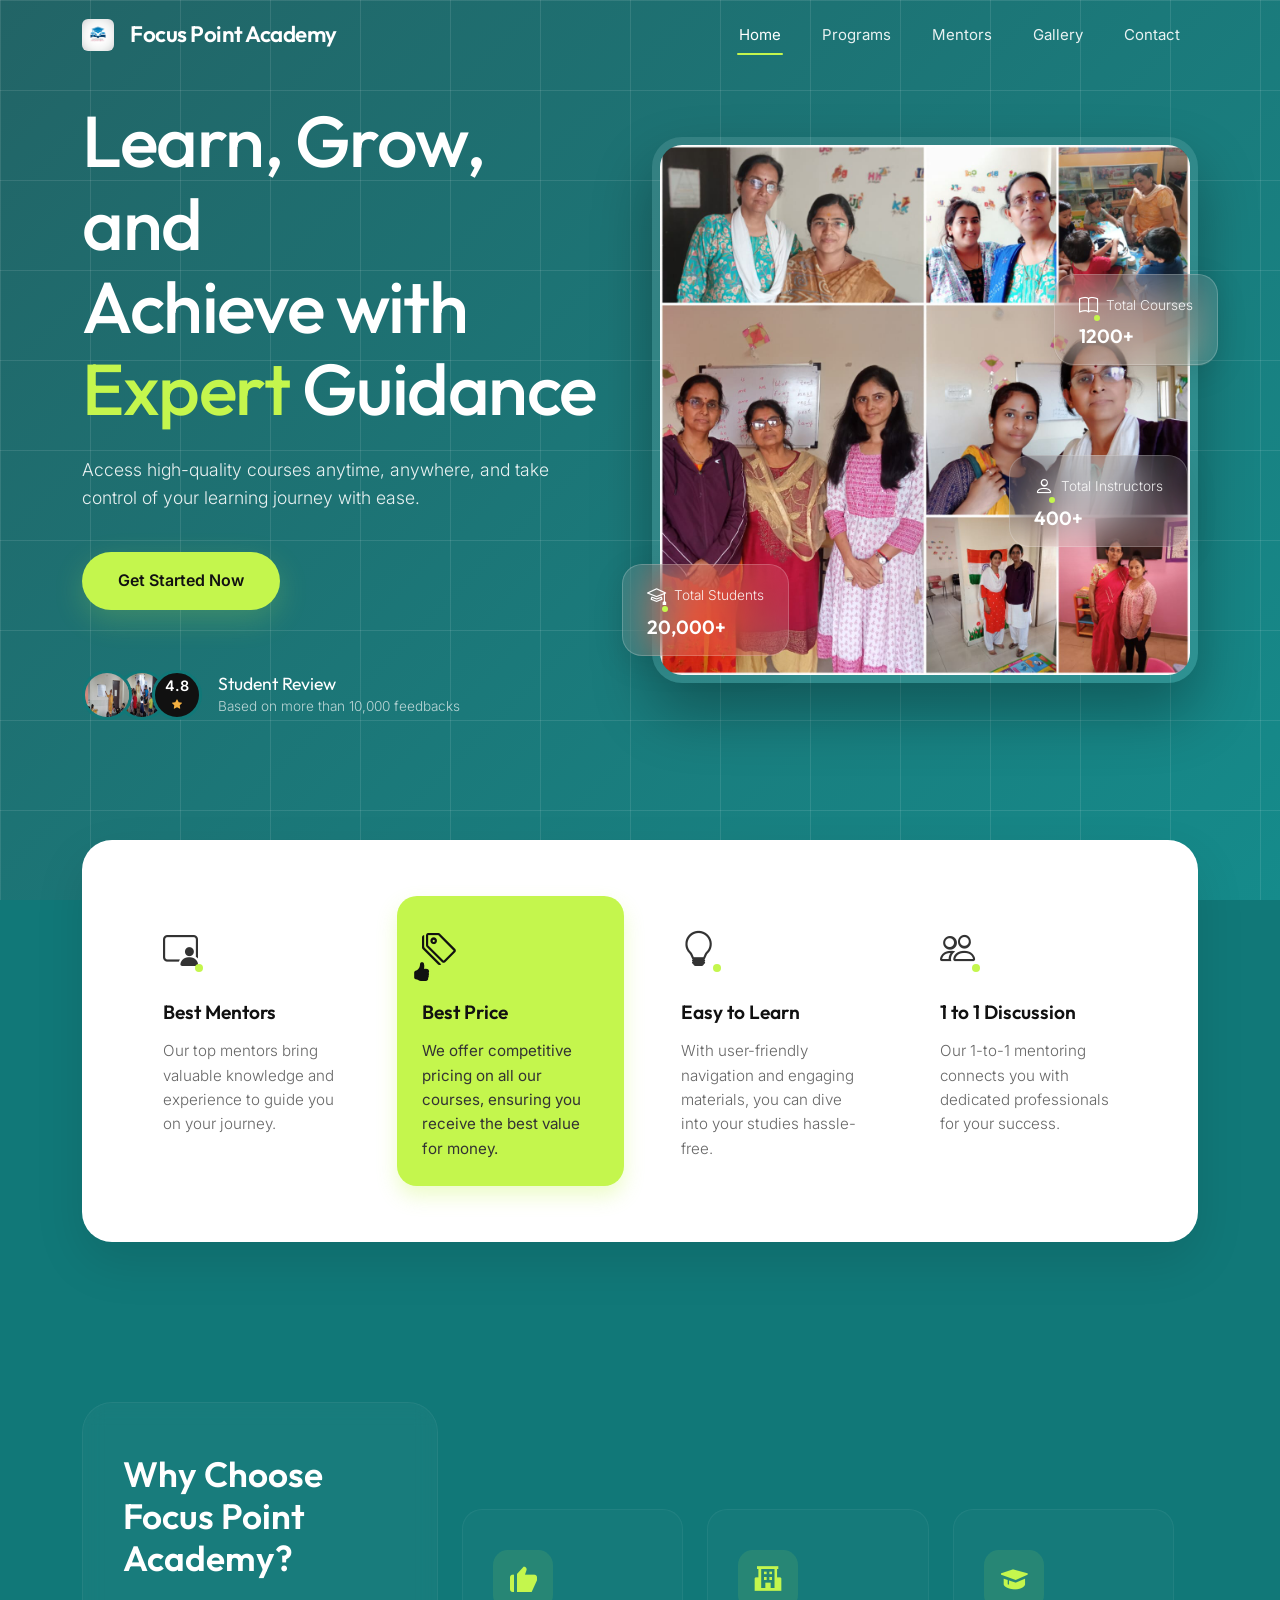
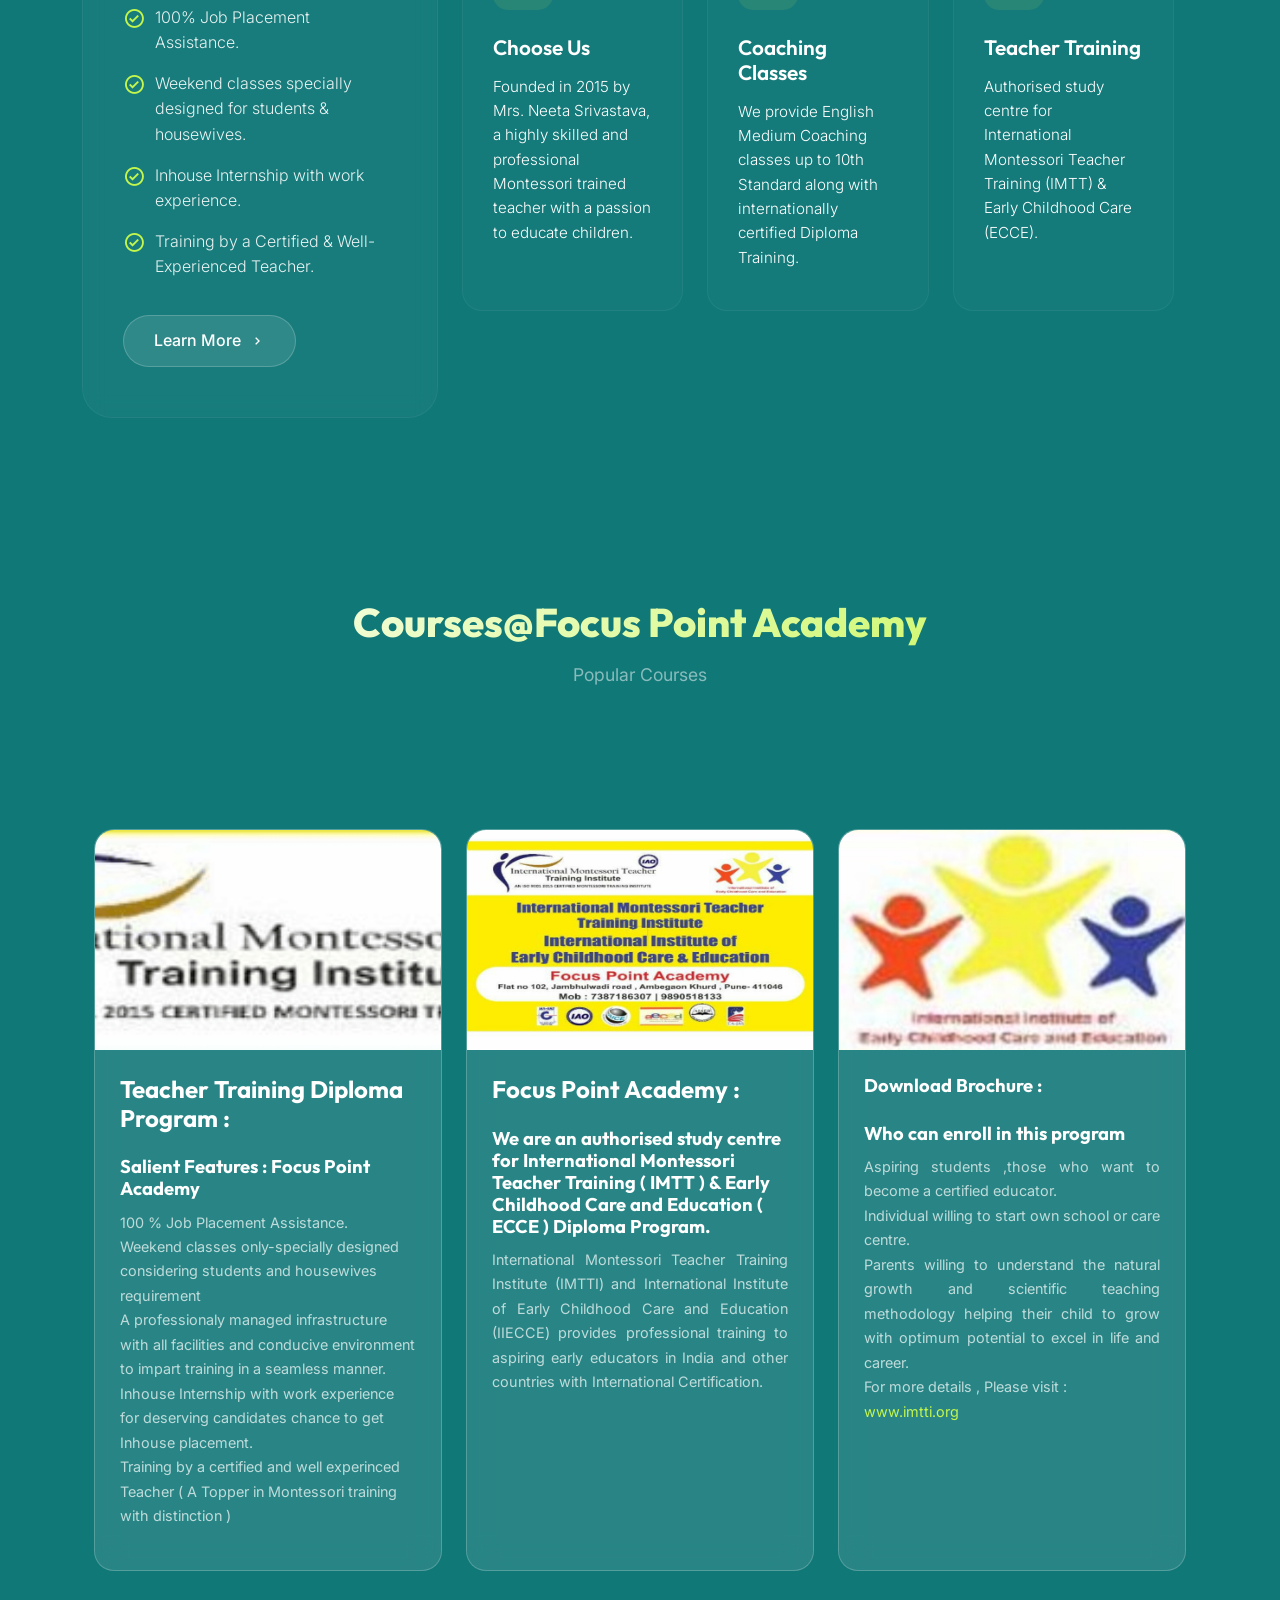
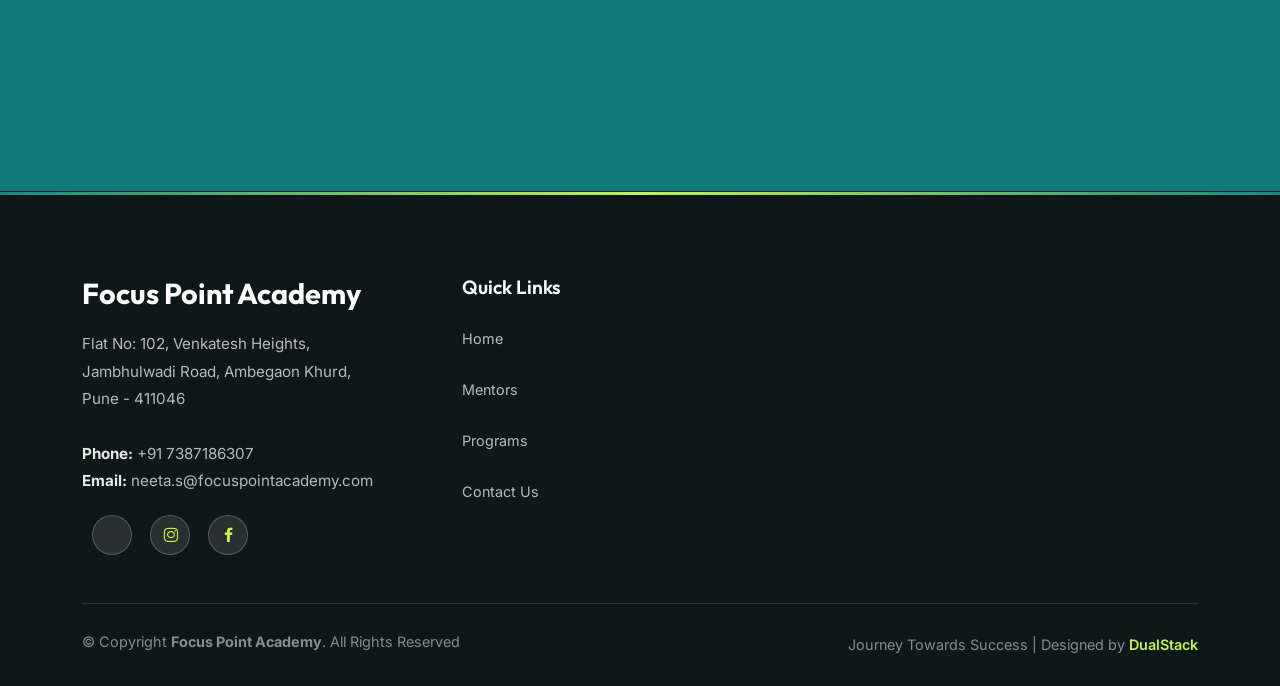
<file: index.html>
<!DOCTYPE html>
<html lang="en">

<head>
  <meta charset="utf-8">
  <meta content="width=device-width, initial-scale=1.0" name="viewport">

  <title>FocusPointAcademy</title>
  <meta content="" name="description">
  <meta content="" name="keywords">

  <!-- Favicons -->
  <link href="assets/img/favicon.png" rel="icon">
  <link href="assets/img/apple-touch-icon.png" rel="apple-touch-icon">

  <!-- Google Fonts -->
  <link href="https://fonts.googleapis.com/css?family=Open+Sans:300,300i,400,400i,600,600i,700,700i|Raleway:300,300i,400,400i,500,500i,600,600i,700,700i|Poppins:300,300i,400,400i,500,500i,600,600i,700,700i" rel="stylesheet">

  <!-- Vendor CSS Files -->
  <link href="assets/vendor/animate.css/animate.min.css" rel="stylesheet">
  <link href="assets/vendor/aos/aos.css" rel="stylesheet">
  <link href="assets/vendor/bootstrap/css/bootstrap.min.css" rel="stylesheet">
  <link href="assets/vendor/bootstrap-icons/bootstrap-icons.css" rel="stylesheet">
  <link href="assets/vendor/boxicons/css/boxicons.min.css" rel="stylesheet">
  <link href="assets/vendor/remixicon/remixicon.css" rel="stylesheet">
  <link href="assets/vendor/swiper/swiper-bundle.min.css" rel="stylesheet">

  <!-- Template Main CSS File -->
  <link href="assets/css/style.css?v=2.0" rel="stylesheet">

  
</head>

<body>

      <!-- ======= Header ======= -->
  <header id="header" class="fixed-top">
    <div class="container d-flex align-items-center justify-content-between">
      <div class="d-flex align-items-center">
        <!-- Kept the original icon, but applying simple text logo -->
        <a href="index.html" class="logo me-2 d-flex align-items-center"><img src="assets/img/favicon.png" alt="Focus Point Academy" class="img-fluid" style="border-radius:6px;width:32px;height:32px;display:block;"></a>
        <h1 class="logo me-auto m-0 d-flex align-items-center"><a href="index.html" style="color:#fff !important; font-family:'Outfit',sans-serif;font-weight:600;font-size:1.4rem;letter-spacing:-0.5px;line-height:1;margin-bottom:2px;">Focus Point Academy</a></h1>
      </div>

      <nav id="navbar" class="navbar">
        <ul>
          <li><a class="active" href="index.html" style="position:relative;">Home<span style="position:absolute;bottom:0;left:20%;width:60%;height:2px;background:var(--lime);border-radius:2px;"></span></a></li>
          <li><a href="courses.html">Programs</a></li>
          <li><a href="about.html">Mentors</a></li>
          <li><a href="gallery.html">Gallery</a></li>
          <li><a href="contact.html">Contact</a></li>
        </ul>
        <i class="bi bi-list mobile-nav-toggle"></i>
      </nav>

    </div>
  </header><!-- End Header -->

  <!-- ======= Hero Section ======= -->
  <section id="hero" class="hero">
    <div class="hero-grid"></div>
    <div class="container" style="position:relative; z-index:5;">
      <div class="row align-items-center" style="min-height:75vh;">
        <div class="col-lg-6" data-aos="fade-right" data-aos-duration="1000">
          <div class="hero-content" style="padding-right:20px; padding-bottom:100px;">

            <h1 style="font-size:4.5rem; font-weight:500; line-height:1.15; margin-bottom:25px; letter-spacing:-1.5px; font-family:'Outfit', sans-serif;">
              Learn, Grow, and<br>Achieve with<br><span style="color:var(--lime);">Expert</span> Guidance
            </h1>
            <p style="color:var(--white-90); font-size:1.1rem; line-height:1.6; max-width:480px; margin-bottom:40px; font-weight:300;">
              Access high-quality courses anytime, anywhere, and take control of your learning journey with ease.
            </p>
            <a href="courses.html" class="btn-get-started" style="display:inline-block; background:var(--lime); color:#111; padding:16px 36px; border-radius:30px; font-weight:600; font-size:1rem; text-decoration:none; margin-bottom:60px; transition:all 0.3s; box-shadow:0 10px 30px rgba(196,246,77,0.2);">Get Started Now</a>
            
            <div class="student-review d-flex align-items-center gap-3">
              <div class="avatars d-flex" style="position:relative;">
                <img src="assets/img/trainers/trainer-1.jpg" alt="Student" style="width:50px; height:50px; border-radius:50%; border:3px solid var(--teal-dark); object-fit:cover; position:relative; z-index:2;">
                <img src="assets/img/trainers/trainer-2.jpg" alt="Student" style="width:50px; height:50px; border-radius:50%; border:3px solid var(--teal-dark); object-fit:cover; position:relative; z-index:1; margin-left:-15px;">
                <div class="rating-badge" style="width:50px; height:50px; border-radius:50%; border:3px solid var(--teal-dark); background:#111; display:flex; flex-direction:column; align-items:center; justify-content:center; position:relative; z-index:3; margin-left:-15px;">
                  <span style="color:#fff; font-weight:600; font-size:0.9rem; line-height:1;">4.8</span>
                  <i class="bi bi-star-fill" style="color:#f5b041; font-size:10px; margin-top:2px;"></i>
                </div>
              </div>
              <div>
                <h5 style="color:#fff; font-size:1.1rem; font-weight:400; margin:0 0 2px 0;">Student Review</h5>
                <p style="color:var(--white-70); font-size:0.85rem; margin:0; font-weight:300;">Based on more than 10,000 feedbacks</p>
              </div>
            </div>
          </div>
        </div>
        <div class="col-lg-6" data-aos="fade-left" data-aos-duration="1000" data-aos-delay="200" style="position:relative;">
          <div class="hero-image-wrapper" style="position:relative; z-index:5; display:flex; justify-content:center; margin-bottom:100px;">
            <!-- Main Hero Image (Collage) styled to look premium within the layout -->
            <img src="assets/img/new/team-collage.jpeg" alt="Focus Point Academy Team" style="max-height:600px; width:auto; border-radius:30px; box-shadow:0 30px 60px rgba(0,0,0,0.3); border:8px solid rgba(255,255,255,0.1); object-fit:cover;">
            
            <!-- Floating Cards -->
            <div class="floating-glass-card" style="top:25%; right:-20px; animation-delay:0s;">
              <div class="d-flex align-items-center gap-2 mb-1">
                <i class="bi bi-book" style="color:#fff; font-size:1.2rem; position:relative;"><span style="position:absolute;bottom:0;right:-2px;width:6px;height:6px;background:var(--lime);border-radius:50%;"></span></i>
                <span style="color:var(--white-90); font-size:0.85rem; font-weight:300;">Total Courses</span>
              </div>
              <h4 style="color:#fff; font-size:1.2rem; font-weight:600; margin:0;">1200+</h4>
            </div>

            <div class="floating-glass-card" style="bottom:25%; right:10px; animation-delay:1.5s;">
              <div class="d-flex align-items-center gap-2 mb-1">
                <i class="bi bi-person" style="color:#fff; font-size:1.2rem; position:relative;"><span style="position:absolute;bottom:0;right:-2px;width:6px;height:6px;background:var(--lime);border-radius:50%;"></span></i>
                <span style="color:var(--white-90); font-size:0.85rem; font-weight:300;">Total Instructors</span>
              </div>
              <h4 style="color:#fff; font-size:1.2rem; font-weight:600; margin:0;">400+</h4>
            </div>

            <div class="floating-glass-card" style="bottom:5%; left:-30px; animation-delay:3s;">
              <div class="d-flex align-items-center gap-2 mb-1">
                <i class="bi bi-mortarboard" style="color:#fff; font-size:1.2rem; position:relative;"><span style="position:absolute;bottom:0;right:-2px;width:6px;height:6px;background:var(--lime);border-radius:50%;"></span></i>
                <span style="color:var(--white-90); font-size:0.85rem; font-weight:300;">Total Students</span>
              </div>
              <h4 style="color:#fff; font-size:1.2rem; font-weight:600; margin:0;">20,000+</h4>
            </div>
          </div>
        </div>
      </div>
    </div>
  </section><!-- End Hero -->

  <!-- ======= Feature Strip ======= -->
  <section class="feature-strip-wrapper" style="position:relative; z-index:10; margin-top:-140px; padding-bottom:60px;">
    <div class="container">
      <div class="feature-strip-container" style="background:#fff; border-radius:30px; padding:40px; box-shadow:0 20px 50px rgba(0,0,0,0.1); width:100%;">
        <div class="row g-0">
          <div class="col-lg-3 col-md-6 p-3" data-aos="fade-up" data-aos-delay="100">
            <div class="d-flex flex-column h-100" style="background:#fff; border-radius:20px; padding:25px;">
              <div class="fs-icon mb-4" style="position:relative; display:inline-block; width:fit-content;">
                <i class="bi bi-person-video3" style="font-size:2.2rem; color:#333;"></i>
                <span style="position:absolute;bottom:5px;right:-5px;width:8px;height:8px;background:var(--lime);border-radius:50%;"></span>
              </div>
              <h4 style="color:#111; font-weight:600; font-size:1.2rem; margin-bottom:15px; font-family:'Outfit', sans-serif;">Best Mentors</h4>
              <p style="color:#666; font-size:0.95rem; margin:0; line-height:1.6; font-weight:300;">Our top mentors bring valuable knowledge and experience to guide you on your journey.</p>
            </div>
          </div>
          
          <div class="col-lg-3 col-md-6 p-3" data-aos="fade-up" data-aos-delay="200">
            <div class="d-flex flex-column h-100" style="background:var(--lime); border-radius:20px; padding:25px; box-shadow:0 10px 20px rgba(196,246,77,0.3);">
              <div class="fs-icon mb-4" style="position:relative; display:inline-block; width:fit-content;">
                <i class="bi bi-tags" style="font-size:2.2rem; color:#111;"></i>
                <span class="bi bi-hand-thumbs-up-fill" style="position:absolute;bottom:-10px;left:-10px;font-size:1.2rem;color:#111;"></span>
              </div>
              <h4 style="color:#111; font-weight:600; font-size:1.2rem; margin-bottom:15px; font-family:'Outfit', sans-serif;">Best Price</h4>
              <p style="color:#333; font-size:0.95rem; margin:0; line-height:1.6; font-weight:400;">We offer competitive pricing on all our courses, ensuring you receive the best value for money.</p>
            </div>
          </div>
          
          <div class="col-lg-3 col-md-6 p-3" data-aos="fade-up" data-aos-delay="300">
            <div class="d-flex flex-column h-100" style="background:#fff; border-radius:20px; padding:25px;">
              <div class="fs-icon mb-4" style="position:relative; display:inline-block; width:fit-content;">
                <i class="bi bi-lightbulb" style="font-size:2.2rem; color:#333;"></i>
                <span style="position:absolute;bottom:5px;right:-5px;width:8px;height:8px;background:var(--lime);border-radius:50%;"></span>
              </div>
              <h4 style="color:#111; font-weight:600; font-size:1.2rem; margin-bottom:15px; font-family:'Outfit', sans-serif;">Easy to Learn</h4>
              <p style="color:#666; font-size:0.95rem; margin:0; line-height:1.6; font-weight:300;">With user-friendly navigation and engaging materials, you can dive into your studies hassle-free.</p>
            </div>
          </div>
          
          <div class="col-lg-3 col-md-6 p-3" data-aos="fade-up" data-aos-delay="400">
            <div class="d-flex flex-column h-100" style="background:#fff; border-radius:20px; padding:25px;">
              <div class="fs-icon mb-4" style="position:relative; display:inline-block; width:fit-content;">
                <i class="bi bi-people" style="font-size:2.2rem; color:#333;"></i>
                <span style="position:absolute;bottom:5px;right:-5px;width:8px;height:8px;background:var(--lime);border-radius:50%;"></span>
              </div>
              <h4 style="color:#111; font-weight:600; font-size:1.2rem; margin-bottom:15px; font-family:'Outfit', sans-serif;">1 to 1 Discussion</h4>
              <p style="color:#666; font-size:0.95rem; margin:0; line-height:1.6; font-weight:300;">Our 1-to-1 mentoring connects you with dedicated professionals for your success.</p>
            </div>
          </div>
        </div>
      </div>
    </div>
  </section><!-- End Feature Strip -->    <!-- ======= Why Us Section ======= -->
    <section id="why-us" class="why-us" style="padding: 100px 0; position: relative;">
      <div class="container" data-aos="fade-up">
        <div class="row gy-4">
          
          <div class="col-lg-4" data-aos="fade-up" data-aos-delay="100">
            <div class="why-box" style="background: rgba(255, 255, 255, 0.03); backdrop-filter: blur(10px); -webkit-backdrop-filter: blur(10px); border: 1px solid rgba(255, 255, 255, 0.05); padding: 50px 40px; border-radius: 30px; height: 100%; transition: all 0.3s ease;">
              <h3 style="color: #fff; font-family: 'Outfit', sans-serif; font-size: 2.2rem; font-weight: 600; margin-bottom: 25px;">Why Choose Focus Point Academy?</h3>
              <ul style="list-style: none; padding: 0; margin-bottom: 35px;">
                <li style="color: var(--white-90); margin-bottom: 15px; display: flex; align-items: flex-start; gap: 10px; font-weight: 300; line-height: 1.6;">
                  <i class="bx bx-check-circle" style="color: var(--lime); font-size: 1.4rem; margin-top: 2px;"></i>
                  <span>100% Job Placement Assistance.</span>
                </li>
                <li style="color: var(--white-90); margin-bottom: 15px; display: flex; align-items: flex-start; gap: 10px; font-weight: 300; line-height: 1.6;">
                  <i class="bx bx-check-circle" style="color: var(--lime); font-size: 1.4rem; margin-top: 2px;"></i>
                  <span>Weekend classes specially designed for students & housewives.</span>
                </li>
                <li style="color: var(--white-90); margin-bottom: 15px; display: flex; align-items: flex-start; gap: 10px; font-weight: 300; line-height: 1.6;">
                  <i class="bx bx-check-circle" style="color: var(--lime); font-size: 1.4rem; margin-top: 2px;"></i>
                  <span>Inhouse Internship with work experience.</span>
                </li>
                <li style="color: var(--white-90); margin-bottom: 15px; display: flex; align-items: flex-start; gap: 10px; font-weight: 300; line-height: 1.6;">
                  <i class="bx bx-check-circle" style="color: var(--lime); font-size: 1.4rem; margin-top: 2px;"></i>
                  <span>Training by a Certified & Well-Experienced Teacher.</span>
                </li>
              </ul>
              <div class="text-start">
                <a href="about.html" class="more-btn" style="display: inline-flex; align-items: center; justify-content: center; gap: 8px; background: rgba(255, 255, 255, 0.1); color: #fff; padding: 12px 30px; border-radius: 50px; text-decoration: none; font-weight: 500; transition: all 0.3s ease; border: 1px solid rgba(255, 255, 255, 0.2);">Learn More <i class="bx bx-chevron-right"></i></a>
              </div>
            </div>
          </div>

          <div class="col-lg-8 d-flex align-items-center">
            <div class="row gy-4 w-100">
              
              <div class="col-xl-4 col-md-6" data-aos="zoom-in" data-aos-delay="200">
                <div class="icon-box" style="background: rgba(255, 255, 255, 0.02); border: 1px solid rgba(255, 255, 255, 0.05); padding: 40px 30px; border-radius: 20px; height: 100%; transition: all 0.4s cubic-bezier(0.175, 0.885, 0.32, 1.275); cursor: pointer;" onmouseover="this.style.background='rgba(255, 255, 255, 0.05)'; this.style.transform='translateY(-10px)'; this.style.borderColor='rgba(196, 246, 77, 0.3)'" onmouseout="this.style.background='rgba(255, 255, 255, 0.02)'; this.style.transform='translateY(0)'; this.style.borderColor='rgba(255, 255, 255, 0.05)'">
                  <div class="icon" style="width: 60px; height: 60px; border-radius: 15px; background: rgba(196, 246, 77, 0.1); display: flex; align-items: center; justify-content: center; margin-bottom: 25px;">
                    <i class="bx bxs-like" style="font-size: 2rem; color: var(--lime);"></i>
                  </div>
                  <h4 style="color: #fff; font-family: 'Outfit', sans-serif; font-size: 1.3rem; margin-bottom: 15px; font-weight: 600;">Choose Us</h4>
                  <p align="left" style="color: var(--white-80); font-weight: 300; line-height: 1.6; font-size: 0.95rem; margin: 0;">Founded in 2015 by Mrs. Neeta Srivastava, a highly skilled and professional Montessori trained teacher with a passion to educate children.</p>
                </div>
              </div>

              <div class="col-xl-4 col-md-6" data-aos="zoom-in" data-aos-delay="300">
                <div class="icon-box" style="background: rgba(255, 255, 255, 0.02); border: 1px solid rgba(255, 255, 255, 0.05); padding: 40px 30px; border-radius: 20px; height: 100%; transition: all 0.4s cubic-bezier(0.175, 0.885, 0.32, 1.275); cursor: pointer;" onmouseover="this.style.background='rgba(255, 255, 255, 0.05)'; this.style.transform='translateY(-10px)'; this.style.borderColor='rgba(196, 246, 77, 0.3)'" onmouseout="this.style.background='rgba(255, 255, 255, 0.02)'; this.style.transform='translateY(0)'; this.style.borderColor='rgba(255, 255, 255, 0.05)'">
                  <div class="icon" style="width: 60px; height: 60px; border-radius: 15px; background: rgba(196, 246, 77, 0.1); display: flex; align-items: center; justify-content: center; margin-bottom: 25px;">
                    <i class="bx bxs-school" style="font-size: 2rem; color: var(--lime);"></i>
                  </div>
                  <h4 style="color: #fff; font-family: 'Outfit', sans-serif; font-size: 1.3rem; margin-bottom: 15px; font-weight: 600;">Coaching Classes</h4>
                  <p align="left" style="color: var(--white-80); font-weight: 300; line-height: 1.6; font-size: 0.95rem; margin: 0;">We provide English Medium Coaching classes up to 10th Standard along with internationally certified Diploma Training.</p>
                </div>
              </div>

              <div class="col-xl-4 col-md-6" data-aos="zoom-in" data-aos-delay="400">
                <div class="icon-box" style="background: rgba(255, 255, 255, 0.02); border: 1px solid rgba(255, 255, 255, 0.05); padding: 40px 30px; border-radius: 20px; height: 100%; transition: all 0.4s cubic-bezier(0.175, 0.885, 0.32, 1.275); cursor: pointer;" onmouseover="this.style.background='rgba(255, 255, 255, 0.05)'; this.style.transform='translateY(-10px)'; this.style.borderColor='rgba(196, 246, 77, 0.3)'" onmouseout="this.style.background='rgba(255, 255, 255, 0.02)'; this.style.transform='translateY(0)'; this.style.borderColor='rgba(255, 255, 255, 0.05)'">
                  <div class="icon" style="width: 60px; height: 60px; border-radius: 15px; background: rgba(196, 246, 77, 0.1); display: flex; align-items: center; justify-content: center; margin-bottom: 25px;">
                    <i class="bx bxs-graduation" style="font-size: 2rem; color: var(--lime);"></i>
                  </div>
                  <h4 style="color: #fff; font-family: 'Outfit', sans-serif; font-size: 1.3rem; margin-bottom: 15px; font-weight: 600;">Teacher Training</h4>
                  <p align="left" style="color: var(--white-80); font-weight: 300; line-height: 1.6; font-size: 0.95rem; margin: 0;">Authorised study centre for International Montessori Teacher Training (IMTT) & Early Childhood Care (ECCE).</p>
                </div>
              </div>
              
            </div>
          </div>

        </div>
      </div>
    </section><!-- End Why Us Section -->

   
    <!-- ======= Popular Courses Section ======= -->
    <section id="popular-courses" class="courses">
      <div class="container" data-aos="fade-up">

        <div class="section-title">
          <h2>Courses@Focus Point Academy</h2>
          <p>Popular Courses</p>
        </div>
<section id="courses" class="courses">
      <div class="container" data-aos="fade-up">

        <div class="row" data-aos="zoom-in" data-aos-delay="100">

          <div class="col-lg-4 col-md-6 d-flex align-items-stretch">
            <div class="course-item">
              <img src="assets/img/logo-imtti.png" class="img-fluid" alt="...">
              <div class="course-content">
                <div class="d-flex justify-content-between align-items-center mb-3">
                  <h4>Teacher Training Diploma Program :</h4>
                  <p class="price"></p>
                </div>

                <h3><a href="courses.html">Salient  Features : Focus Point Academy</a></h3>
                <p >100 %  Job Placement Assistance.<br>

Weekend classes only-specially designed considering students and housewives requirement <br>

A professionaly managed infrastructure with all facilities and conducive environment to impart training in a seamless manner.<br>

Inhouse Internship with work experience for deserving candidates

chance to get Inhouse placement.<br>

Training by a certified and well experinced Teacher  (  A Topper in Montessori training with distinction )
</p>
            <!--    <div class="trainer d-flex justify-content-between align-items-center">
                  <div class="trainer-profile d-flex align-items-center">
                    <img src="assets/img/trainers/trainer-1.jpg" class="img-fluid" alt="">
                    <span>Benefits of Program :</span>
                  </div>
                  <div class="trainer-rank d-flex align-items-center">
                    <i class="bx bx-user"></i>&nbsp;50
                    &nbsp;&nbsp;
                    <i class="bx bx-heart"></i>&nbsp;65
                  </div>
                </div>-->
              </div>
            </div>
          </div> <!-- End Course Item-->

          <div class="col-lg-4 col-md-6 d-flex align-items-stretch mt-4 mt-md-0">
            <div class="course-item">
              <img src="assets/img/course-2.jpg" class="img-fluid" alt="...">
              <div class="course-content">
                <div class="d-flex justify-content-between align-items-center mb-3">
                  <h4>Focus Point Academy :</h4>
                  <p align="justify">
                </div>

                <h3><a href="about.html">We are an authorised study centre for International Montessori Teacher Training ( IMTT ) & Early Childhood Care and Education ( ECCE ) Diploma Program.</a></h3>
                <p align="justify">International Montessori Teacher Training Institute (IMTTI) and International Institute of Early Childhood Care and Education (IIECCE) provides professional training to aspiring early educators in India and other countries with International Certification.</p>
               <!-- <div class="trainer d-flex justify-content-between align-items-center">
                  <div class="trainer-profile d-flex align-items-center">
                    <img src="assets/img/trainers/trainer-2.jpg" class="img-fluid" alt="">
                    <span>Lana</span>
                  </div>
                  <div class="trainer-rank d-flex align-items-center">
                    <i class="bx bx-user"></i>&nbsp;35
                    &nbsp;&nbsp;
                    <i class="bx bx-heart"></i>&nbsp;42
                  </div>
                </div>-->
              </div>
            </div>
          </div> <!-- End Course Item-->

          <div class="col-lg-4 col-md-6 d-flex align-items-stretch mt-4 mt-lg-0">
            <div class="course-item">
              <img src="assets/img/course-3.jpg" class="img-fluid" alt="...">
              <div class="course-content">
                <div class="d-flex justify-content-between align-items-center mb-3">
                  <h3><a href="http://www.imtti.org/pdfs/Program_Brochure.pdf" target="_blank">Download Brochure :</a></h3>
                  <p class="price"></p>
                </div>

                <h3><a href="certificates.html">Who can enroll in this program </a></h3>
                <p align="justify">Aspiring students ,those who want to become a certified educator.<br>

Individual willing to start own school or care centre.<br>

Parents willing to understand the natural growth and scientific teaching methodology helping  their child to grow with optimum potential to excel in life and career.<br>


For more details , Please visit :<br>

<a href="http://imtti.org" target="_blank">www.imtti.org
</p>
              <!--  <div class="trainer d-flex justify-content-between align-items-center">
                  <div class="trainer-profile d-flex align-items-center">
                    <img src="assets/img/trainers/trainer-3.jpg" class="img-fluid" alt="">
                    <span>Brandon</span>
                  </div>
                  <div class="trainer-rank d-flex align-items-center">
                    <i class="bx bx-user"></i>&nbsp;20
                    &nbsp;&nbsp;
                    <i class="bx bx-heart"></i>&nbsp;85
                  </div>
                </div>
              </div>
            </div>
          </div> <!-- End Course Item-->

        </div>

      </div>
    </section><!-- End Courses Section -->
          <!--
        <div class="row" data-aos="zoom-in" data-aos-delay="100">

          <div class="col-lg-4 col-md-6 d-flex align-items-stretch">
            <div class="course-item">
              <img src="assets/img/course-1.jpg" class="img-fluid" alt="...">
              <div class="course-content">
                <div class="d-flex justify-content-between align-items-center mb-3">
                  <h4>Web Development</h4>
                  <p class="price">$169</p>
                </div>

                <h3><a href="course-details.html">Website Design</a></h3>
                <p>Et architecto provident deleniti facere repellat nobis iste. Id facere quia quae dolores dolorem tempore.</p>
                <div class="trainer d-flex justify-content-between align-items-center">
                  <div class="trainer-profile d-flex align-items-center">
                    <img src="assets/img/trainers/trainer-1.jpg" class="img-fluid" alt="">
                    <span>Antonio</span>
                  </div>
                  <div class="trainer-rank d-flex align-items-center">
                    <i class="bx bx-user"></i>&nbsp;50
                    &nbsp;&nbsp;
                    <i class="bx bx-heart"></i>&nbsp;65
                  </div>
                </div>
              </div>
            </div>
          </div> <!-- End Course Item

          <div class="col-lg-4 col-md-6 d-flex align-items-stretch mt-4 mt-md-0">
            <div class="course-item">
              <img src="assets/img/course-2.jpg" class="img-fluid" alt="...">
              <div class="course-content">
                <div class="d-flex justify-content-between align-items-center mb-3">
                  <h4>Marketing</h4>
                  <p class="price">$250</p>
                </div>

                <h3><a href="course-details.html">Search Engine Optimization</a></h3>
                <p>Et architecto provident deleniti facere repellat nobis iste. Id facere quia quae dolores dolorem tempore.</p>
                <div class="trainer d-flex justify-content-between align-items-center">
                  <div class="trainer-profile d-flex align-items-center">
                    <img src="assets/img/trainers/trainer-2.jpg" class="img-fluid" alt="">
                    <span>Lana</span>
                  </div>
                  <div class="trainer-rank d-flex align-items-center">
                    <i class="bx bx-user"></i>&nbsp;35
                    &nbsp;&nbsp;
                    <i class="bx bx-heart"></i>&nbsp;42
                  </div>
                </div>
              </div>
            </div>
          </div> <!-- End Course Item

          <div class="col-lg-4 col-md-6 d-flex align-items-stretch mt-4 mt-lg-0">
            <div class="course-item">
              <img src="assets/img/course-3.jpg" class="img-fluid" alt="...">
              <div class="course-content">
                <div class="d-flex justify-content-between align-items-center mb-3">
                  <h4>Content</h4>
                  <p class="price">$180</p>
                </div>

                <h3><a href="course-details.html">Copywriting</a></h3>
                <p>Et architecto provident deleniti facere repellat nobis iste. Id facere quia quae dolores dolorem tempore.</p>
                <div class="trainer d-flex justify-content-between align-items-center">
                  <div class="trainer-profile d-flex align-items-center">
                    <img src="assets/img/trainers/trainer-3.jpg" class="img-fluid" alt="">
                    <span>Brandon</span>
                  </div>
                  <div class="trainer-rank d-flex align-items-center">
                    <i class="bx bx-user"></i>&nbsp;20
                    &nbsp;&nbsp;
                    <i class="bx bx-heart"></i>&nbsp;85
                  </div>
                </div>
              </div>
            </div>
          </div> <!-- End Course Item-->

        </div>

      </div>
    </section><!-- End Popular Courses Section -->

    

  </main><!-- End #main -->

      <!-- ======= Footer ======= -->
  <footer id="footer" style="background:#0f1818; padding:60px 0 30px 0; color:var(--white-70); border-top:1px solid rgba(255,255,255,0.05); margin-top:60px;">
    <div class="container">
      <div class="row gy-4">
        <div class="col-lg-4 col-md-6 footer-contact">
          <h3 style="color:#fff; font-family:'Outfit', sans-serif; font-size:1.8rem; font-weight:700; margin-bottom:20px;">Focus Point Academy</h3>
          <p style="font-size:0.95rem; line-height:1.8; margin-bottom:20px; color:var(--white-70);">
            Flat No: 102, Venkatesh Heights,<br>
            Jambhulwadi Road, Ambegaon Khurd,<br>
            Pune - 411046<br><br>
            <strong>Phone:</strong> +91 7387186307 <br>
            <strong>Email:</strong> neeta.s@focuspointacademy.com<br>
          </p>
          <div class="social-links d-flex gap-2">
            <a href="https://www.instagram.com/focuspointacademy_official/" class="instagram" target="_blank" style="width:40px; height:40px; border-radius:50%; background:var(--white-10); display:flex; align-items:center; justify-content:center; color:var(--lime); transition:all 0.3s;"><i class="bx bxl-instagram" style="font-size:1.2rem;"></i></a>
            <a href="https://www.facebook.com/profile.php?id=100063905861281" class="facebook" target="_blank" style="width:40px; height:40px; border-radius:50%; background:var(--white-10); display:flex; align-items:center; justify-content:center; color:var(--lime); transition:all 0.3s;"><i class="bx bxl-facebook" style="font-size:1.2rem;"></i></a>
          </div>
        </div>

        <div class="col-lg-2 col-md-6 footer-links">
          <h4 style="color:#fff; font-family:'Outfit', sans-serif; font-size:1.2rem; font-weight:600; margin-bottom:20px;">Quick Links</h4>
          <ul style="list-style:none; padding:0; margin:0;">
            <li style="margin-bottom:12px;"><a href="index.html" style="color:var(--white-70); text-decoration:none; transition:0.3s;">Home</a></li>
            <li style="margin-bottom:12px;"><a href="about.html" style="color:var(--white-70); text-decoration:none; transition:0.3s;">Mentors</a></li>
            <li style="margin-bottom:12px;"><a href="courses.html" style="color:var(--white-70); text-decoration:none; transition:0.3s;">Programs</a></li>
            <li style="margin-bottom:12px;"><a href="contact.html" style="color:var(--white-70); text-decoration:none; transition:0.3s;">Contact Us</a></li>
          </ul>
        </div>
      </div>
      
      <div class="mt-5 pt-4 d-flex justify-content-between align-items-center flex-wrap" style="border-top:1px solid rgba(255,255,255,0.1);">
        <div class="copyright" style="font-size:0.9rem;">
          &copy; Copyright <strong><span>Focus Point Academy</span></strong>. All Rights Reserved
        </div>
        <div class="credits" style="font-size:0.9rem;">
          Journey Towards Success | Designed by <a href="#" style="color:var(--lime); font-weight:600; text-decoration:none;">DualStack</a>
        </div>
      </div>
    </div>
  </footer><!-- End Footer -->

  <div id="preloader"></div>
  <a href="#" class="back-to-top d-flex align-items-center justify-content-center"><i class="bi bi-arrow-up-short"></i></a>

  <!-- Vendor JS Files -->
  <script src="assets/vendor/purecounter/purecounter.js"></script>
  <script src="assets/vendor/aos/aos.js"></script>
  <script src="assets/vendor/bootstrap/js/bootstrap.bundle.min.js"></script>
  <script src="assets/vendor/swiper/swiper-bundle.min.js"></script>
  <script src="assets/vendor/php-email-form/validate.js"></script>

  <!-- Template Main JS File -->
  <script src="assets/js/main.js?v=2.0"></script>

</body>

</html>
</file>
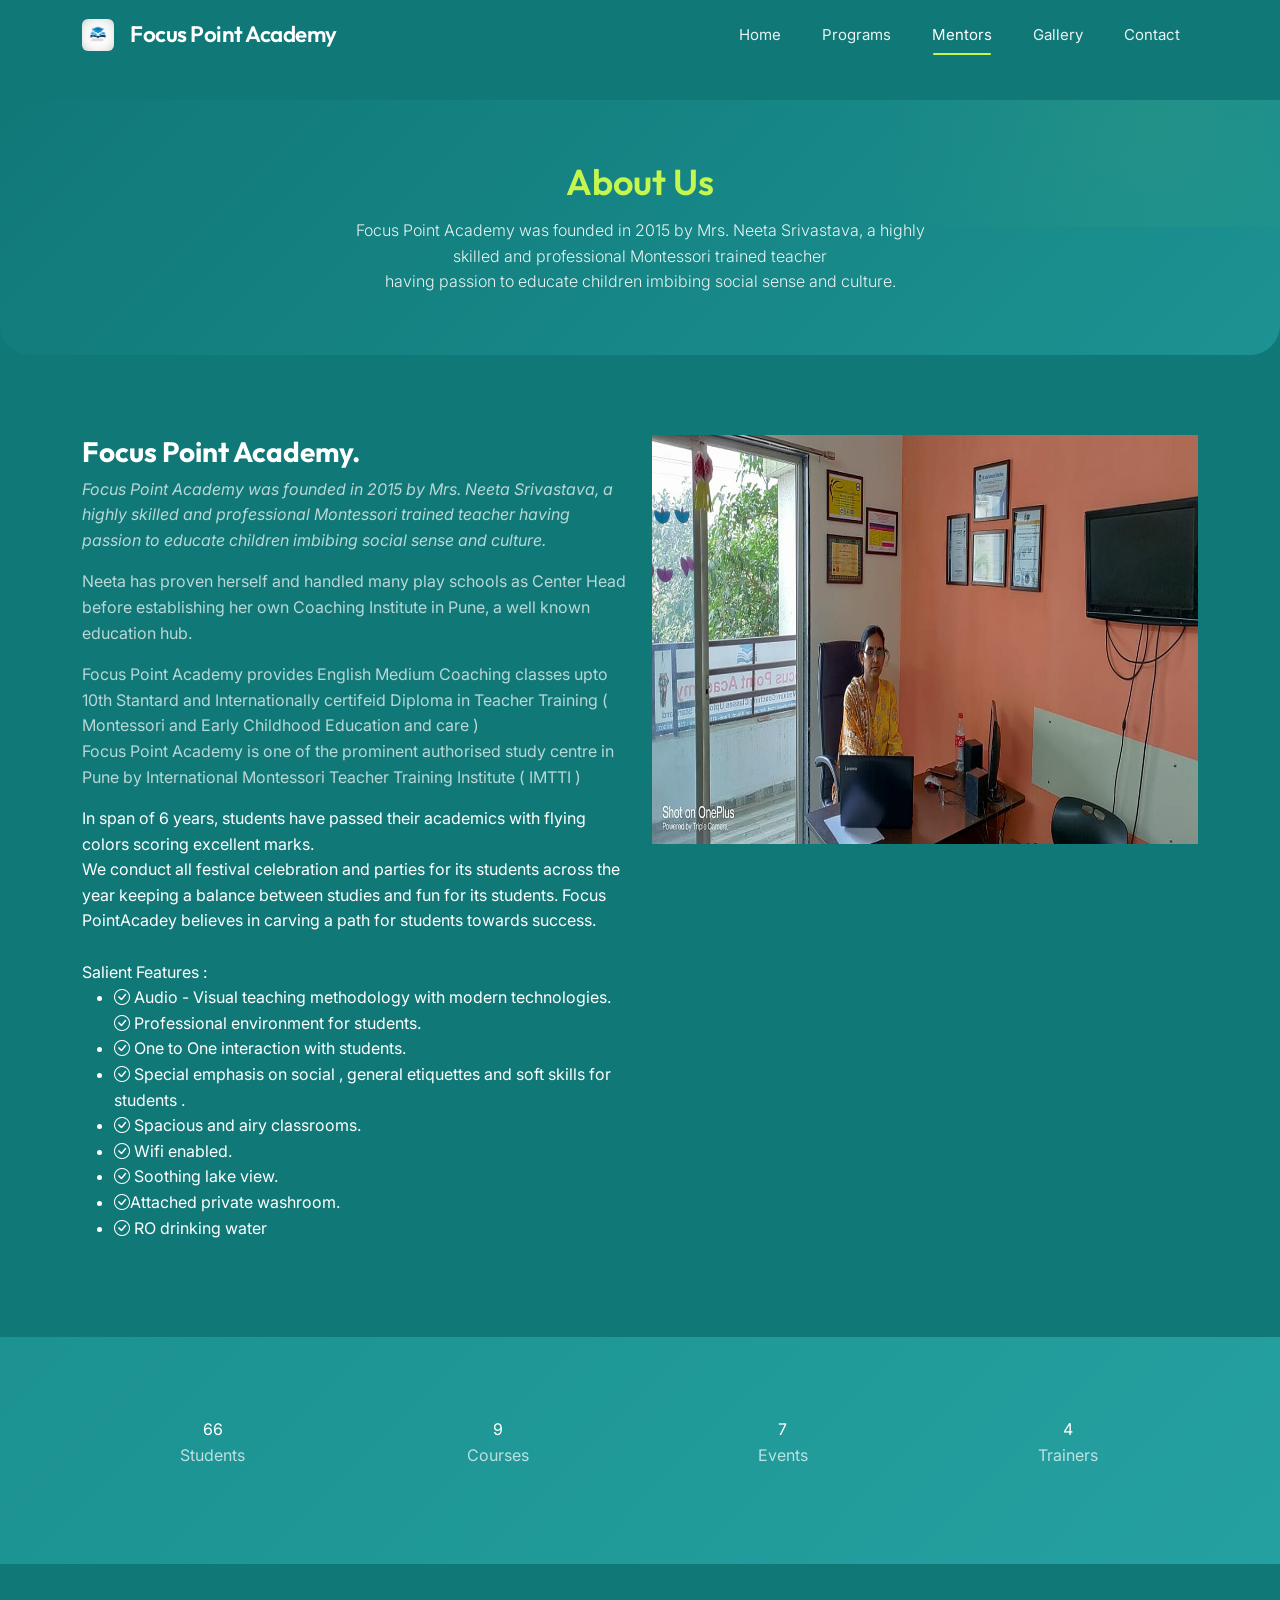
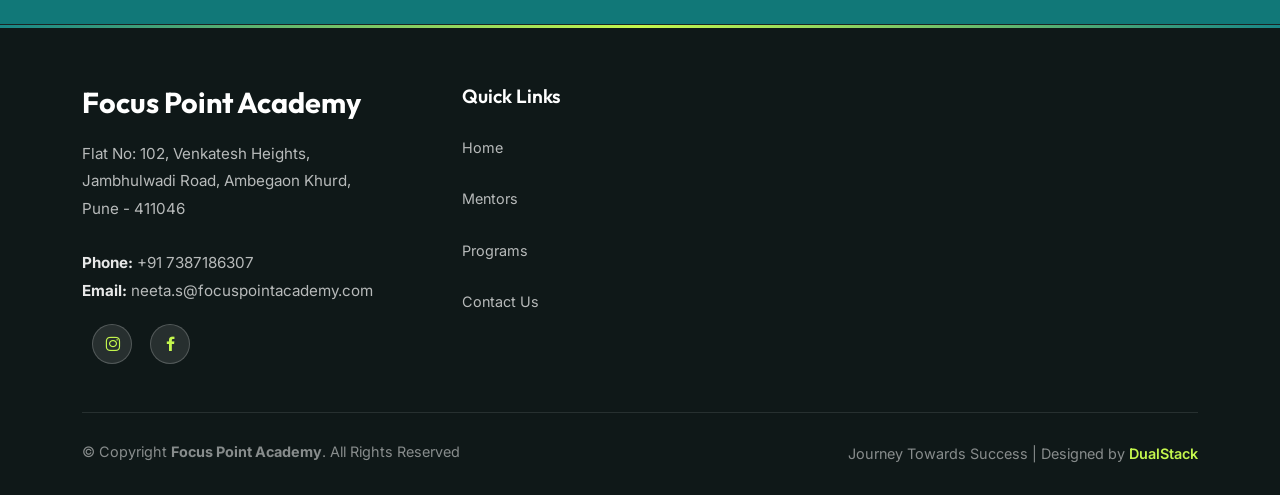
<file: about.html>
<!DOCTYPE html>
<html lang="en">

<head>
  <meta charset="utf-8">
  <meta content="width=device-width, initial-scale=1.0" name="viewport">

  <title>Focus Point Academy</title>
  <meta content="" name="description">
  <meta content="" name="keywords">

  <!-- Favicons -->
  <link href="assets/img/favicon.png" rel="icon">
  <link href="assets/img/apple-touch-icon.png" rel="apple-touch-icon">

  <!-- Google Fonts -->
  <link href="https://fonts.googleapis.com/css?family=Open+Sans:300,300i,400,400i,600,600i,700,700i|Raleway:300,300i,400,400i,500,500i,600,600i,700,700i|Poppins:300,300i,400,400i,500,500i,600,600i,700,700i" rel="stylesheet">

  <!-- Vendor CSS Files -->
  <link href="assets/vendor/animate.css/animate.min.css" rel="stylesheet">
  <link href="assets/vendor/aos/aos.css" rel="stylesheet">
  <link href="assets/vendor/bootstrap/css/bootstrap.min.css" rel="stylesheet">
  <link href="assets/vendor/bootstrap-icons/bootstrap-icons.css" rel="stylesheet">
  <link href="assets/vendor/boxicons/css/boxicons.min.css" rel="stylesheet">
  <link href="assets/vendor/remixicon/remixicon.css" rel="stylesheet">
  <link href="assets/vendor/swiper/swiper-bundle.min.css" rel="stylesheet">

  <!-- Template Main CSS File -->
  <link href="assets/css/style.css?v=2.0" rel="stylesheet">

  
</head>

<body>

      <!-- ======= Header ======= -->
  <header id="header" class="fixed-top">
    <div class="container d-flex align-items-center justify-content-between">
      <div class="d-flex align-items-center">
        <!-- Kept the original icon, but applying simple text logo -->
        <a href="index.html" class="logo me-2 d-flex align-items-center"><img src="assets/img/favicon.png" alt="Focus Point Academy" class="img-fluid" style="border-radius:6px;width:32px;height:32px;display:block;"></a>
        <h1 class="logo me-auto m-0 d-flex align-items-center"><a href="index.html" style="color:#fff !important; font-family:'Outfit',sans-serif;font-weight:600;font-size:1.4rem;letter-spacing:-0.5px;line-height:1;margin-bottom:2px;">Focus Point Academy</a></h1>
      </div>

      <nav id="navbar" class="navbar">
        <ul>
          <li><a href="index.html">Home</a></li>
          <li><a href="courses.html">Programs</a></li>
          <li><a class="active" href="about.html" style="position:relative;">Mentors<span style="position:absolute;bottom:0;left:20%;width:60%;height:2px;background:var(--lime);border-radius:2px;"></span></a></li>
          <li><a href="gallery.html">Gallery</a></li>
          <li><a href="contact.html">Contact</a></li>
        </ul>
        <i class="bi bi-list mobile-nav-toggle"></i>
      </nav>

    </div>
  </header><!-- End Header -->

  <main id="main">
    <!-- ======= Breadcrumbs ======= -->
    <div class="breadcrumbs" data-aos="fade-in">
      <div class="container">
        <h2>About Us</h2>
        <p>Focus Point Academy was founded in 2015 by Mrs. Neeta Srivastava,  a highly skilled and professional Montessori trained teacher <br>having passion to educate children imbibing social sense and culture.  </p>
      </div>
    </div><!-- End Breadcrumbs -->

    <!-- ======= About Section ======= -->
    <section id="about" class="about">
      <div class="container" data-aos="fade-up">

        <div class="row">
          <div class="col-lg-6 order-1 order-lg-2" data-aos="fade-left" data-aos-delay="100">
            <img src="assets/img/about.jpg" class="img-fluid" alt="">
          </div>
          <div class="col-lg-6 pt-4 pt-lg-0 order-2 order-lg-1 content">
            <h3>Focus Point Academy.</h3>
            <p class="fst-italic">
              Focus Point Academy was founded in 2015 by Mrs. Neeta Srivastava,  a highly skilled and professional Montessori trained teacher having passion to educate children imbibing social sense and culture. </p>

 <p>Neeta has proven herself and handled many play schools as Center Head before establishing her own Coaching Institute in Pune, a well known education hub.<p></p>

<p>Focus Point Academy provides English Medium Coaching classes upto 10th Stantard and Internationally certifeid Diploma in Teacher Training ( Montessori and Early Childhood Education and care )<br>

Focus Point Academy is one of the prominent authorised study centre in Pune by International Montessori Teacher Training Institute ( IMTTI )</p>


In span of 6 years, students have passed their academics with flying colors scoring excellent marks.<br>

We conduct all festival celebration and parties for its students across the year keeping a balance between studies and fun for its students.

Focus PointAcadey believes in carving a path for students towards success.<br><br>Salient Features :<br>
<ul>


              <li>  <i class="bi bi-check-circle"></i> Audio - Visual teaching methodology with modern technologies.</li>
              <i class="bi bi-check-circle"></i> Professional environment for students.</li>
               <li><i class="bi bi-check-circle"></i> One to One interaction with students.</li>
                 <li><i class="bi bi-check-circle"></i> Special emphasis on social , general etiquettes and soft skills for students
.</li>
         
              <li><i class="bi bi-check-circle"></i> Spacious and airy classrooms.</li>
              <li><i class="bi bi-check-circle"></i> Wifi enabled.</li>
              <li><i class="bi bi-check-circle"></i> Soothing lake view.</li>
              
                  <li><i class="bi bi-check-circle"></i>Attached private washroom.</li>
              <li><i class="bi bi-check-circle"></i> RO drinking water </li> </ul>
            <p>
              
            </p>
                     </div>
        </div>

      </div>
    </section><!-- End About Section -->

    <!-- ======= Counts Section ======= -->
    <section id="counts" class="counts section-bg">
      <div class="container">

        <div class="row counters">

          <div class="col-lg-3 col-6 text-center">
            <span data-purecounter-start="0" data-purecounter-end="150" data-purecounter-duration="1" class="purecounter"></span>
            <p>Students</p>
          </div>

          <div class="col-lg-3 col-6 text-center">
            <span data-purecounter-start="0" data-purecounter-end="20" data-purecounter-duration="1" class="purecounter"></span>
            <p>Courses</p>
          </div>

          <div class="col-lg-3 col-6 text-center">
            <span data-purecounter-start="0" data-purecounter-end="15" data-purecounter-duration="1" class="purecounter"></span>
            <p>Events</p>
          </div>

          <div class="col-lg-3 col-6 text-center">
            <span data-purecounter-start="0" data-purecounter-end="10" data-purecounter-duration="1" class="purecounter"></span>
            <p>Trainers</p>
          </div>

        </div>

      </div>
    </section><!-- End Counts Section 

    
  </main><!-- End #main -->

      <!-- ======= Footer ======= -->
  <footer id="footer" style="background:#0f1818; padding:60px 0 30px 0; color:var(--white-70); border-top:1px solid rgba(255,255,255,0.05); margin-top:60px;">
    <div class="container">
      <div class="row gy-4">
        <div class="col-lg-4 col-md-6 footer-contact">
          <h3 style="color:#fff; font-family:'Outfit', sans-serif; font-size:1.8rem; font-weight:700; margin-bottom:20px;">Focus Point Academy</h3>
          <p style="font-size:0.95rem; line-height:1.8; margin-bottom:20px; color:var(--white-70);">
            Flat No: 102, Venkatesh Heights,<br>
            Jambhulwadi Road, Ambegaon Khurd,<br>
            Pune - 411046<br><br>
            <strong>Phone:</strong> +91 7387186307 <br>
            <strong>Email:</strong> neeta.s@focuspointacademy.com<br>
          </p>
          <div class="social-links d-flex gap-2">
            <a href="https://www.instagram.com/focuspointacademy_official/" class="instagram" target="_blank" style="width:40px; height:40px; border-radius:50%; background:var(--white-10); display:flex; align-items:center; justify-content:center; color:var(--lime); transition:all 0.3s;"><i class="bx bxl-instagram" style="font-size:1.2rem;"></i></a>
            <a href="https://www.facebook.com/profile.php?id=100063905861281" class="facebook" target="_blank" style="width:40px; height:40px; border-radius:50%; background:var(--white-10); display:flex; align-items:center; justify-content:center; color:var(--lime); transition:all 0.3s;"><i class="bx bxl-facebook" style="font-size:1.2rem;"></i></a>
          </div>
        </div>

        <div class="col-lg-2 col-md-6 footer-links">
          <h4 style="color:#fff; font-family:'Outfit', sans-serif; font-size:1.2rem; font-weight:600; margin-bottom:20px;">Quick Links</h4>
          <ul style="list-style:none; padding:0; margin:0;">
            <li style="margin-bottom:12px;"><a href="index.html" style="color:var(--white-70); text-decoration:none; transition:0.3s;">Home</a></li>
            <li style="margin-bottom:12px;"><a href="about.html" style="color:var(--white-70); text-decoration:none; transition:0.3s;">Mentors</a></li>
            <li style="margin-bottom:12px;"><a href="courses.html" style="color:var(--white-70); text-decoration:none; transition:0.3s;">Programs</a></li>
            <li style="margin-bottom:12px;"><a href="contact.html" style="color:var(--white-70); text-decoration:none; transition:0.3s;">Contact Us</a></li>
          </ul>
        </div>
      </div>
      
      <div class="mt-5 pt-4 d-flex justify-content-between align-items-center flex-wrap" style="border-top:1px solid rgba(255,255,255,0.1);">
        <div class="copyright" style="font-size:0.9rem;">
          &copy; Copyright <strong><span>Focus Point Academy</span></strong>. All Rights Reserved
        </div>
        <div class="credits" style="font-size:0.9rem;">
          Journey Towards Success | Designed by <a href="#" style="color:var(--lime); font-weight:600; text-decoration:none;">DualStack</a>
        </div>
      </div>
    </div>
  </footer><!-- End Footer -->

  <div id="preloader"></div>
  <a href="#" class="back-to-top d-flex align-items-center justify-content-center"><i class="bi bi-arrow-up-short"></i></a>

  <!-- Vendor JS Files -->
  <script src="assets/vendor/purecounter/purecounter.js"></script>
  <script src="assets/vendor/aos/aos.js"></script>
  <script src="assets/vendor/bootstrap/js/bootstrap.bundle.min.js"></script>
  <script src="assets/vendor/swiper/swiper-bundle.min.js"></script>
  <script src="assets/vendor/php-email-form/validate.js"></script>

  <!-- Template Main JS File -->
  <script src="assets/js/main.js?v=2.0"></script>

</body>

</html>
</file>
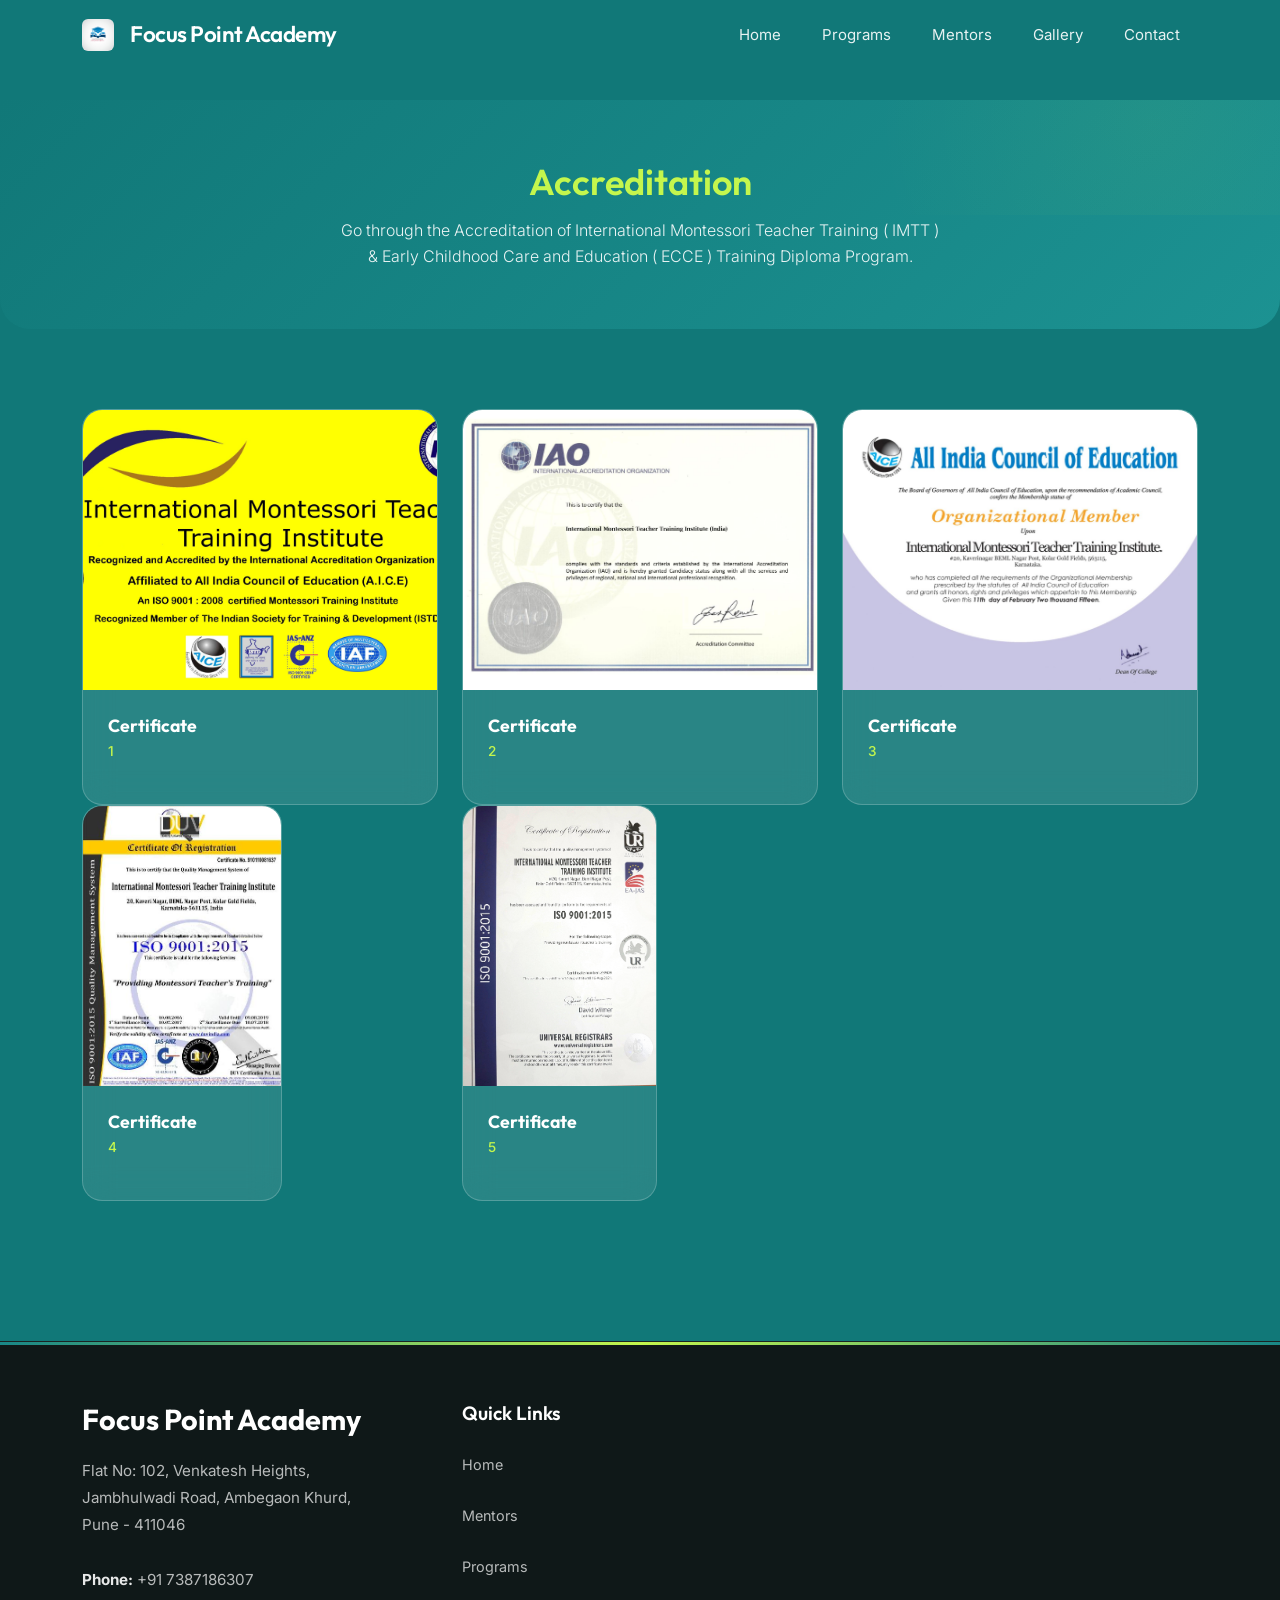
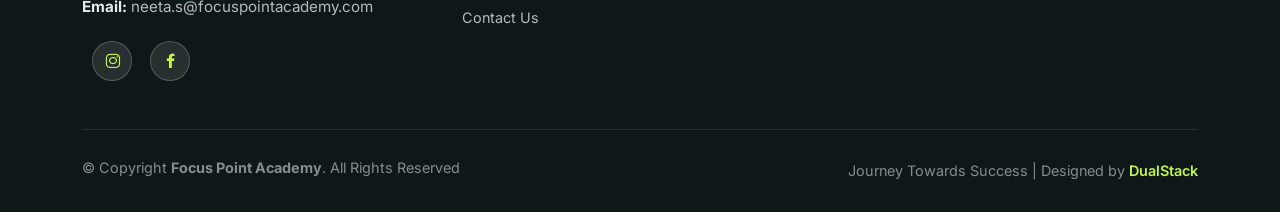
<file: certificates.html>
<!DOCTYPE html>
<html lang="en">

<head>
  <meta charset="utf-8">
  <meta content="width=device-width, initial-scale=1.0" name="viewport">

  <title>FocusPointAcademy</title>
  <meta content="" name="description">
  <meta content="" name="keywords">

  <!-- Favicons -->
  <link href="assets/img/favicon.png" rel="icon">
  <link href="assets/img/apple-touch-icon.png" rel="apple-touch-icon">

  <!-- Google Fonts -->
  <link href="https://fonts.googleapis.com/css?family=Open+Sans:300,300i,400,400i,600,600i,700,700i|Raleway:300,300i,400,400i,500,500i,600,600i,700,700i|Poppins:300,300i,400,400i,500,500i,600,600i,700,700i" rel="stylesheet">

  <!-- Vendor CSS Files -->
  <link href="assets/vendor/animate.css/animate.min.css" rel="stylesheet">
  <link href="assets/vendor/aos/aos.css" rel="stylesheet">
  <link href="assets/vendor/bootstrap/css/bootstrap.min.css" rel="stylesheet">
  <link href="assets/vendor/bootstrap-icons/bootstrap-icons.css" rel="stylesheet">
  <link href="assets/vendor/boxicons/css/boxicons.min.css" rel="stylesheet">
  <link href="assets/vendor/remixicon/remixicon.css" rel="stylesheet">
  <link href="assets/vendor/swiper/swiper-bundle.min.css" rel="stylesheet">

  <!-- Template Main CSS File -->
  <link href="assets/css/style.css?v=2.0" rel="stylesheet">

  
</head>

<body>

      <!-- ======= Header ======= -->
  <header id="header" class="fixed-top">
    <div class="container d-flex align-items-center justify-content-between">
      <div class="d-flex align-items-center">
        <!-- Kept the original icon, but applying simple text logo -->
        <a href="index.html" class="logo me-2 d-flex align-items-center"><img src="assets/img/favicon.png" alt="Focus Point Academy" class="img-fluid" style="border-radius:6px;width:32px;height:32px;display:block;"></a>
        <h1 class="logo me-auto m-0 d-flex align-items-center"><a href="index.html" style="color:#fff !important; font-family:'Outfit',sans-serif;font-weight:600;font-size:1.4rem;letter-spacing:-0.5px;line-height:1;margin-bottom:2px;">Focus Point Academy</a></h1>
      </div>

      <nav id="navbar" class="navbar">
        <ul>
          <li><a href="index.html">Home</a></li>
          <li><a href="courses.html">Programs</a></li>
          <li><a href="about.html">Mentors</a></li>
          <li><a href="gallery.html">Gallery</a></li>
          <li><a href="contact.html">Contact</a></li>
        </ul>
        <i class="bi bi-list mobile-nav-toggle"></i>
      </nav>

    </div>
  </header><!-- End Header -->

  <main id="main" data-aos="fade-in">

    <!-- ======= Breadcrumbs ======= -->
    <div class="breadcrumbs">
      <div class="container">
        <h2>Accreditation</h2>
        <p>Go through the Accreditation of  International Montessori Teacher Training ( IMTT ) & Early Childhood Care and Education ( ECCE ) Training Diploma Program. </p>
      </div>
    </div><!-- End Breadcrumbs -->

    <!-- ======= Trainers Section ======= -->
    <section id="trainers" class="trainers">
      <div class="container" data-aos="fade-up">

        <div class="row" data-aos="zoom-in" data-aos-delay="100">
          <div class="col-lg-4 col-md-6 d-flex align-items-stretch">
            <div class="member">
              <img src="assets/img/c0.jpg" class="img-fluid" alt="">
              <div class="member-content">
                <h4>Certificate</h4>
                <span>1</span>
                <p>
                 
                </p>
               
              </div>
            </div>
          </div>

          <div class="col-lg-4 col-md-6 d-flex align-items-stretch">
            <div class="member">
              <img src="assets/img/c1.jpg" class="img-fluid" alt="">
              <div class="member-content">
                <h4>Certificate</h4>
                <span>2</span>
                <p>
                 
                </p>
                             </div>
            </div>
          </div>
<div class="col-lg-4 col-md-6 d-flex align-items-stretch">
            <div class="member">
              <img src="assets/img/c4.jpg" class="img-fluid" alt="">
              <div class="member-content">
                <h4>Certificate</h4>
                <span>3</span>
                <p>
                 
                </p>
                             </div>
            </div>
          </div>

          <div class="col-lg-4 col-md-6 d-flex align-items-stretch">
            <div class="member">
              <img src="assets/img/c2.jpg" class="img-fluid" alt="">
              <div class="member-content">
                <h4>Certificate</h4>
                <span>4</span>
                <p>
                  
                
              </div>
            </div>
          </div>
<div class="col-lg-4 col-md-6 d-flex align-items-stretch">
            <div class="member">
              <img src="assets/img/c3.jpg" class="img-fluid" alt="">
              <div class="member-content">
                <h4>Certificate</h4>
                <span>5</span>
                <p>
                  
                
              </div>
            </div>
          </div>
        </div>

      </div>
    </section><!-- End Trainers Section -->

  </main><!-- End #main -->

      <!-- ======= Footer ======= -->
  <footer id="footer" style="background:#0f1818; padding:60px 0 30px 0; color:var(--white-70); border-top:1px solid rgba(255,255,255,0.05); margin-top:60px;">
    <div class="container">
      <div class="row gy-4">
        <div class="col-lg-4 col-md-6 footer-contact">
          <h3 style="color:#fff; font-family:'Outfit', sans-serif; font-size:1.8rem; font-weight:700; margin-bottom:20px;">Focus Point Academy</h3>
          <p style="font-size:0.95rem; line-height:1.8; margin-bottom:20px; color:var(--white-70);">
            Flat No: 102, Venkatesh Heights,<br>
            Jambhulwadi Road, Ambegaon Khurd,<br>
            Pune - 411046<br><br>
            <strong>Phone:</strong> +91 7387186307 <br>
            <strong>Email:</strong> neeta.s@focuspointacademy.com<br>
          </p>
          <div class="social-links d-flex gap-2">
            <a href="https://www.instagram.com/focuspointacademy_official/" class="instagram" target="_blank" style="width:40px; height:40px; border-radius:50%; background:var(--white-10); display:flex; align-items:center; justify-content:center; color:var(--lime); transition:all 0.3s;"><i class="bx bxl-instagram" style="font-size:1.2rem;"></i></a>
            <a href="https://www.facebook.com/profile.php?id=100063905861281" class="facebook" target="_blank" style="width:40px; height:40px; border-radius:50%; background:var(--white-10); display:flex; align-items:center; justify-content:center; color:var(--lime); transition:all 0.3s;"><i class="bx bxl-facebook" style="font-size:1.2rem;"></i></a>
          </div>
        </div>

        <div class="col-lg-2 col-md-6 footer-links">
          <h4 style="color:#fff; font-family:'Outfit', sans-serif; font-size:1.2rem; font-weight:600; margin-bottom:20px;">Quick Links</h4>
          <ul style="list-style:none; padding:0; margin:0;">
            <li style="margin-bottom:12px;"><a href="index.html" style="color:var(--white-70); text-decoration:none; transition:0.3s;">Home</a></li>
            <li style="margin-bottom:12px;"><a href="about.html" style="color:var(--white-70); text-decoration:none; transition:0.3s;">Mentors</a></li>
            <li style="margin-bottom:12px;"><a href="courses.html" style="color:var(--white-70); text-decoration:none; transition:0.3s;">Programs</a></li>
            <li style="margin-bottom:12px;"><a href="contact.html" style="color:var(--white-70); text-decoration:none; transition:0.3s;">Contact Us</a></li>
          </ul>
        </div>
      </div>
      
      <div class="mt-5 pt-4 d-flex justify-content-between align-items-center flex-wrap" style="border-top:1px solid rgba(255,255,255,0.1);">
        <div class="copyright" style="font-size:0.9rem;">
          &copy; Copyright <strong><span>Focus Point Academy</span></strong>. All Rights Reserved
        </div>
        <div class="credits" style="font-size:0.9rem;">
          Journey Towards Success | Designed by <a href="#" style="color:var(--lime); font-weight:600; text-decoration:none;">DualStack</a>
        </div>
      </div>
    </div>
  </footer><!-- End Footer -->

  <div id="preloader"></div>
  <a href="#" class="back-to-top d-flex align-items-center justify-content-center"><i class="bi bi-arrow-up-short"></i></a>

  <!-- Vendor JS Files -->
  <script src="assets/vendor/purecounter/purecounter.js"></script>
  <script src="assets/vendor/aos/aos.js"></script>
  <script src="assets/vendor/bootstrap/js/bootstrap.bundle.min.js"></script>
  <script src="assets/vendor/swiper/swiper-bundle.min.js"></script>
  <script src="assets/vendor/php-email-form/validate.js"></script>

  <!-- Template Main JS File -->
  <script src="assets/js/main.js?v=2.0"></script>

</body>

</html>
</file>
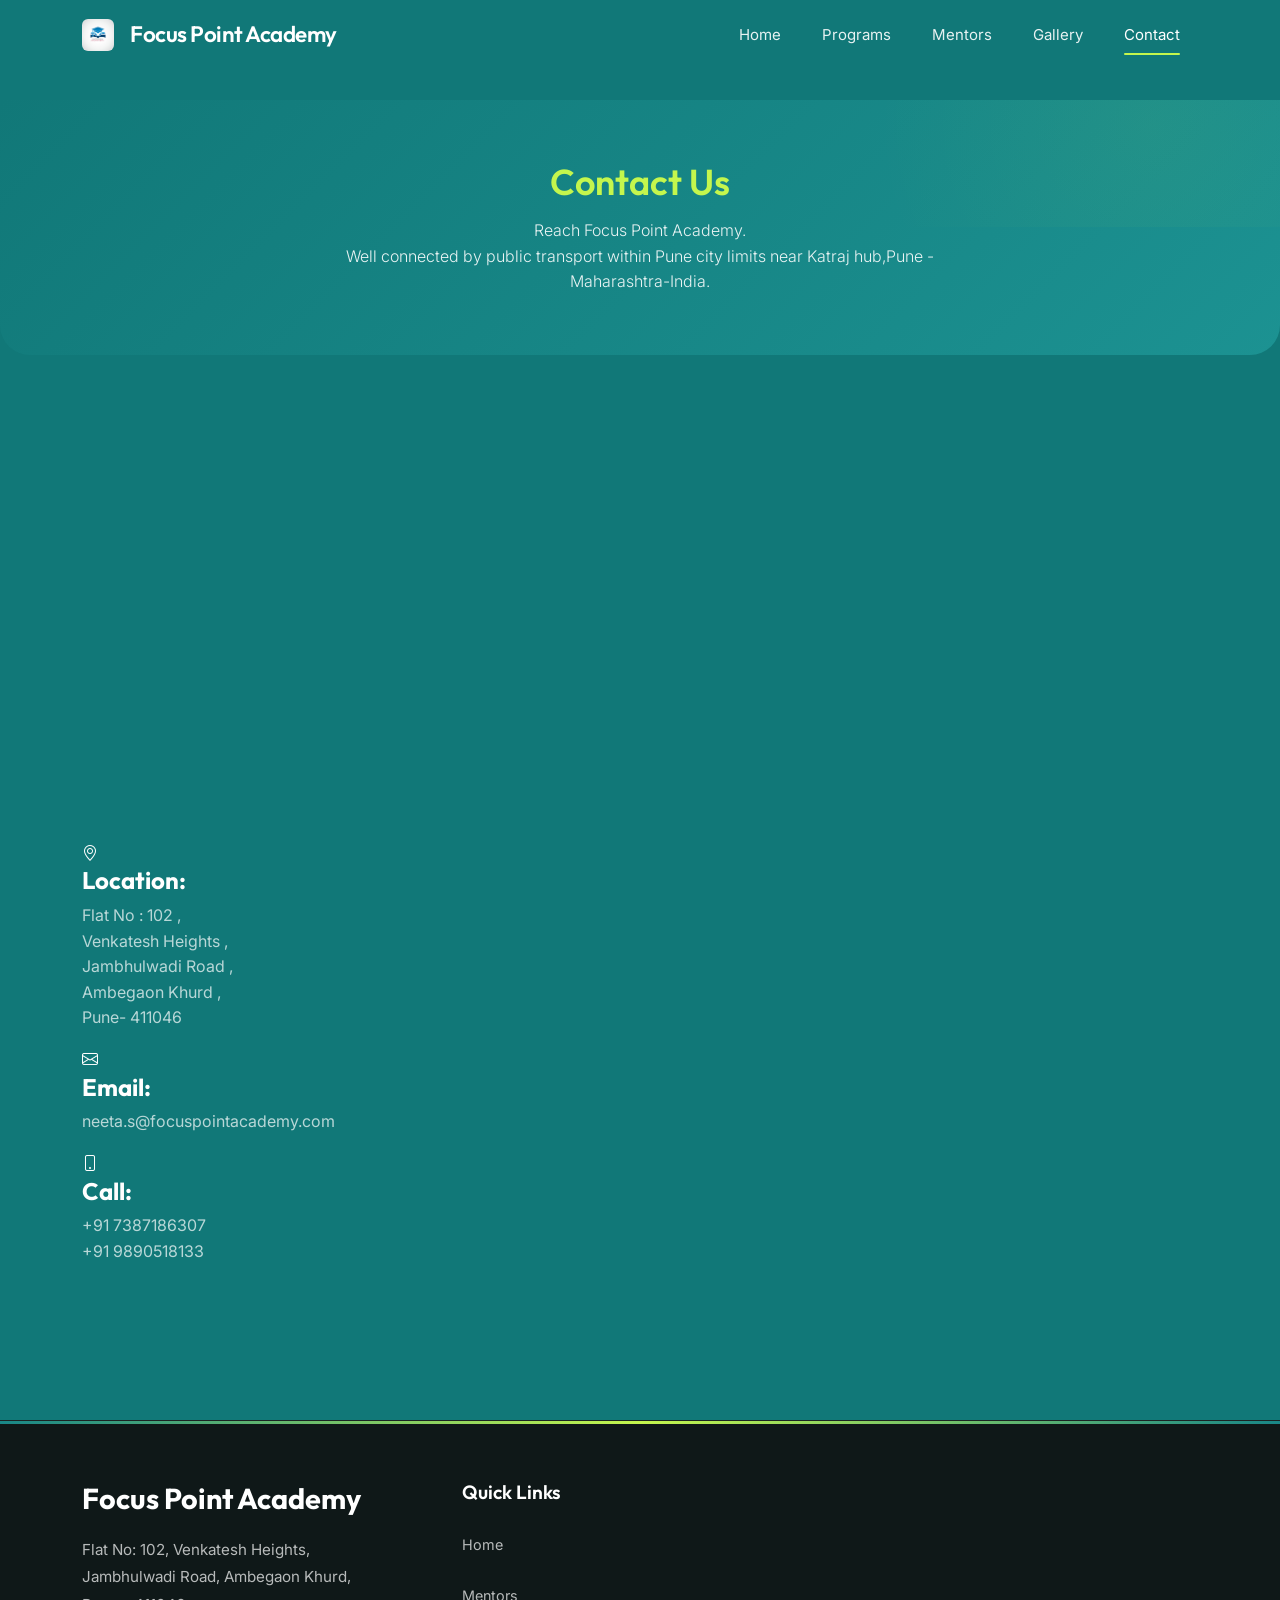
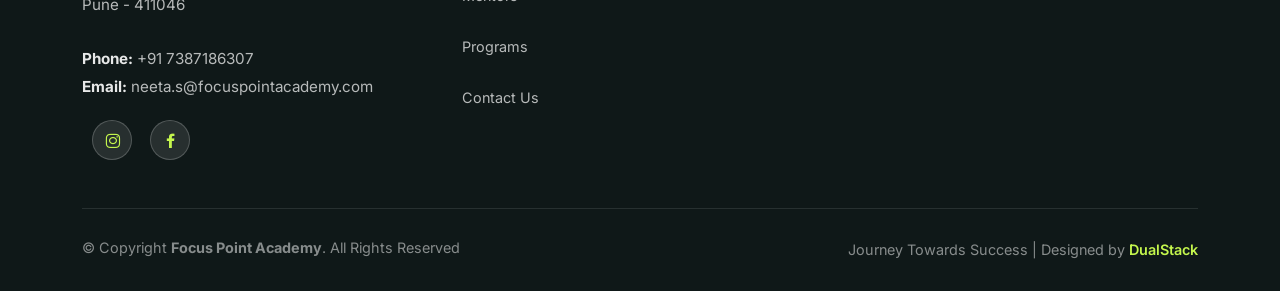
<file: contact.html>
<!DOCTYPE html>
<html lang="en">

<head>
  <meta charset="utf-8">
  <meta content="width=device-width, initial-scale=1.0" name="viewport">

  <title>FocusPointAcademy</title>
  <meta content="" name="description">
  <meta content="" name="keywords">

  <!-- Favicons -->
  <link href="assets/img/favicon.png" rel="icon">
  <link href="assets/img/apple-touch-icon.png" rel="apple-touch-icon">

  <!-- Google Fonts -->
  <link href="https://fonts.googleapis.com/css?family=Open+Sans:300,300i,400,400i,600,600i,700,700i|Raleway:300,300i,400,400i,500,500i,600,600i,700,700i|Poppins:300,300i,400,400i,500,500i,600,600i,700,700i" rel="stylesheet">

  <!-- Vendor CSS Files -->
  <link href="assets/vendor/animate.css/animate.min.css" rel="stylesheet">
  <link href="assets/vendor/aos/aos.css" rel="stylesheet">
  <link href="assets/vendor/bootstrap/css/bootstrap.min.css" rel="stylesheet">
  <link href="assets/vendor/bootstrap-icons/bootstrap-icons.css" rel="stylesheet">
  <link href="assets/vendor/boxicons/css/boxicons.min.css" rel="stylesheet">
  <link href="assets/vendor/remixicon/remixicon.css" rel="stylesheet">
  <link href="assets/vendor/swiper/swiper-bundle.min.css" rel="stylesheet">

  <!-- Template Main CSS File -->
  <link href="assets/css/style.css?v=2.0" rel="stylesheet">

  
</head>

<body>

      <!-- ======= Header ======= -->
  <header id="header" class="fixed-top">
    <div class="container d-flex align-items-center justify-content-between">
      <div class="d-flex align-items-center">
        <!-- Kept the original icon, but applying simple text logo -->
        <a href="index.html" class="logo me-2 d-flex align-items-center"><img src="assets/img/favicon.png" alt="Focus Point Academy" class="img-fluid" style="border-radius:6px;width:32px;height:32px;display:block;"></a>
        <h1 class="logo me-auto m-0 d-flex align-items-center"><a href="index.html" style="color:#fff !important; font-family:'Outfit',sans-serif;font-weight:600;font-size:1.4rem;letter-spacing:-0.5px;line-height:1;margin-bottom:2px;">Focus Point Academy</a></h1>
      </div>

      <nav id="navbar" class="navbar">
        <ul>
          <li><a href="index.html">Home</a></li>
          <li><a href="courses.html">Programs</a></li>
          <li><a href="about.html">Mentors</a></li>
          <li><a href="gallery.html">Gallery</a></li>
          <li><a class="active" href="contact.html" style="position:relative;">Contact<span style="position:absolute;bottom:0;left:20%;width:60%;height:2px;background:var(--lime);border-radius:2px;"></span></a></li>
        </ul>
        <i class="bi bi-list mobile-nav-toggle"></i>
      </nav>

    </div>
  </header><!-- End Header -->

  <main id="main">

    <!-- ======= Breadcrumbs ======= -->
    <div class="breadcrumbs" data-aos="fade-in">
      <div class="container">
        <h2>Contact Us</h2>
        <p>Reach Focus Point Academy.<br>Well connected by public transport within  Pune city limits near Katraj hub,Pune -Maharashtra-India. </p>
      </div>
    </div><!-- End Breadcrumbs -->

    <!-- ======= Contact Section ======= -->
    <section id="contact" class="contact">
      <div data-aos="fade-up">
        <iframe style="border:0; width: 100%; height: 350px;" src="https://www.google.com/maps/embed?pb=!1m18!1m12!1m3!1d3784.9044454709137!2d73.84333881489161!3d18.442647187454362!2m3!1f0!2f0!3f0!3m2!1i1024!2i768!4f13.1!3m3!1m2!1s0x3bc2ead388ee5e2d%3A0x3e2ea80a1f3f6eab!2sVenkatesh%20Lake%20Vista!5e0!3m2!1sen!2sin!4v1640328781195!5m2!1sen!2sin" width="600" height="450" style="border:0;" allowfullscreen="" loading="lazy"></iframe>
      </div>
        
        <div class="container" data-aos="fade-up">

        <div class="row mt-5">

          <div class="col-lg-4">
            <div class="info">
              <div class="address">
                <i class="bi bi-geo-alt"></i>
                <h4>Location:</h4>
                <p>Flat No : 102 , <br>Venkatesh Heights ,<br> Jambhulwadi Road ,<br> Ambegaon Khurd ,<br> Pune- 411046
 <br></p>
              </div>

              <div class="email">
                <i class="bi bi-envelope"></i>
                <h4>Email:</h4>
                <p>neeta.s@focuspointacademy.com</p>
              </div>

              <div class="phone">
                <i class="bi bi-phone"></i>
                <h4>Call:</h4>
                <p> +91 7387186307<br>
                +91 9890518133</p>
              </div>

            </div>

          </div>

              </div>

      </div>
    </section><!-- End Contact Section -->

  </main><!-- End #main -->

      <!-- ======= Footer ======= -->
  <footer id="footer" style="background:#0f1818; padding:60px 0 30px 0; color:var(--white-70); border-top:1px solid rgba(255,255,255,0.05); margin-top:60px;">
    <div class="container">
      <div class="row gy-4">
        <div class="col-lg-4 col-md-6 footer-contact">
          <h3 style="color:#fff; font-family:'Outfit', sans-serif; font-size:1.8rem; font-weight:700; margin-bottom:20px;">Focus Point Academy</h3>
          <p style="font-size:0.95rem; line-height:1.8; margin-bottom:20px; color:var(--white-70);">
            Flat No: 102, Venkatesh Heights,<br>
            Jambhulwadi Road, Ambegaon Khurd,<br>
            Pune - 411046<br><br>
            <strong>Phone:</strong> +91 7387186307 <br>
            <strong>Email:</strong> neeta.s@focuspointacademy.com<br>
          </p>
          <div class="social-links d-flex gap-2">
            <a href="https://www.instagram.com/focuspointacademy_official/" class="instagram" target="_blank" style="width:40px; height:40px; border-radius:50%; background:var(--white-10); display:flex; align-items:center; justify-content:center; color:var(--lime); transition:all 0.3s;"><i class="bx bxl-instagram" style="font-size:1.2rem;"></i></a>
            <a href="https://www.facebook.com/profile.php?id=100063905861281" class="facebook" target="_blank" style="width:40px; height:40px; border-radius:50%; background:var(--white-10); display:flex; align-items:center; justify-content:center; color:var(--lime); transition:all 0.3s;"><i class="bx bxl-facebook" style="font-size:1.2rem;"></i></a>
          </div>
        </div>

        <div class="col-lg-2 col-md-6 footer-links">
          <h4 style="color:#fff; font-family:'Outfit', sans-serif; font-size:1.2rem; font-weight:600; margin-bottom:20px;">Quick Links</h4>
          <ul style="list-style:none; padding:0; margin:0;">
            <li style="margin-bottom:12px;"><a href="index.html" style="color:var(--white-70); text-decoration:none; transition:0.3s;">Home</a></li>
            <li style="margin-bottom:12px;"><a href="about.html" style="color:var(--white-70); text-decoration:none; transition:0.3s;">Mentors</a></li>
            <li style="margin-bottom:12px;"><a href="courses.html" style="color:var(--white-70); text-decoration:none; transition:0.3s;">Programs</a></li>
            <li style="margin-bottom:12px;"><a href="contact.html" style="color:var(--white-70); text-decoration:none; transition:0.3s;">Contact Us</a></li>
          </ul>
        </div>
      </div>
      
      <div class="mt-5 pt-4 d-flex justify-content-between align-items-center flex-wrap" style="border-top:1px solid rgba(255,255,255,0.1);">
        <div class="copyright" style="font-size:0.9rem;">
          &copy; Copyright <strong><span>Focus Point Academy</span></strong>. All Rights Reserved
        </div>
        <div class="credits" style="font-size:0.9rem;">
          Journey Towards Success | Designed by <a href="#" style="color:var(--lime); font-weight:600; text-decoration:none;">DualStack</a>
        </div>
      </div>
    </div>
  </footer><!-- End Footer -->

  <div id="preloader"></div>
  <a href="#" class="back-to-top d-flex align-items-center justify-content-center"><i class="bi bi-arrow-up-short"></i></a>

  <!-- Vendor JS Files -->
  <script src="assets/vendor/purecounter/purecounter.js"></script>
  <script src="assets/vendor/aos/aos.js"></script>
  <script src="assets/vendor/bootstrap/js/bootstrap.bundle.min.js"></script>
  <script src="assets/vendor/swiper/swiper-bundle.min.js"></script>
  <script src="assets/vendor/php-email-form/validate.js"></script>

  <!-- Template Main JS File -->
  <script src="assets/js/main.js?v=2.0"></script>

</body>

</html>
</file>
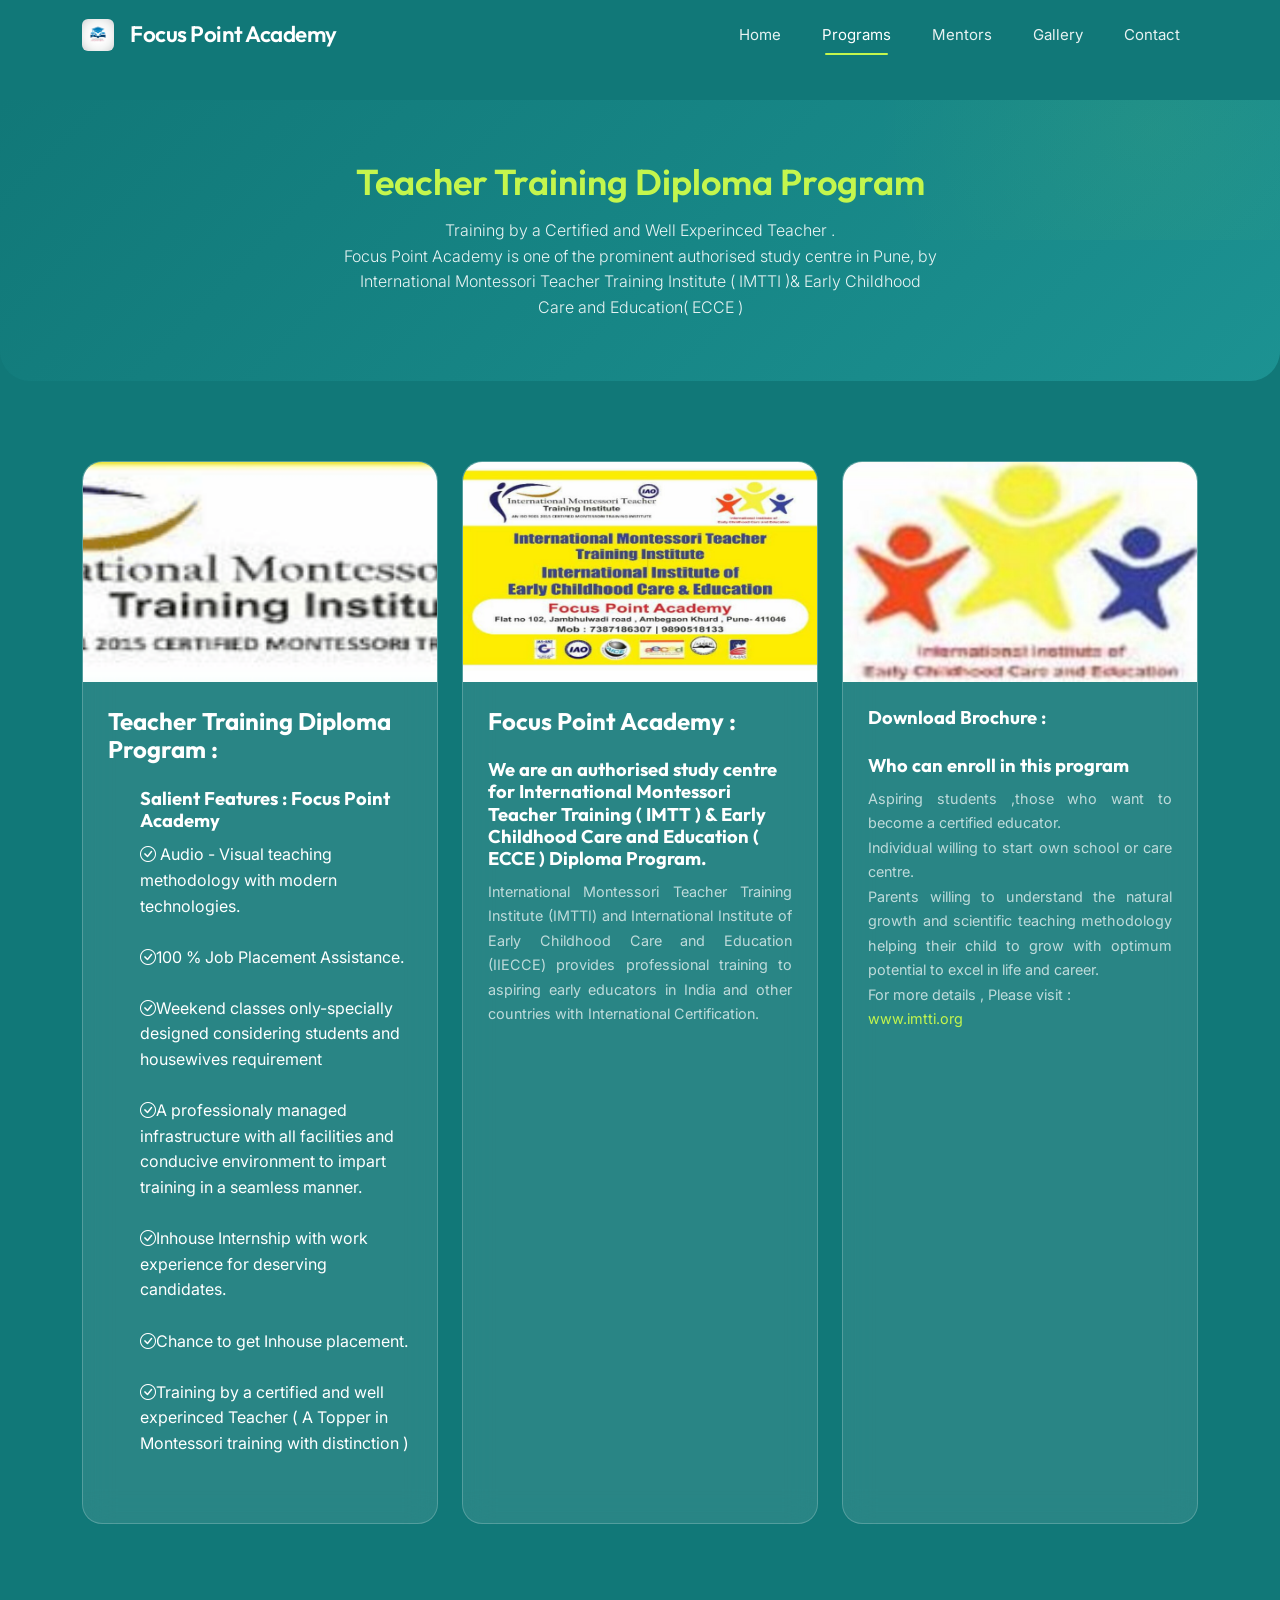
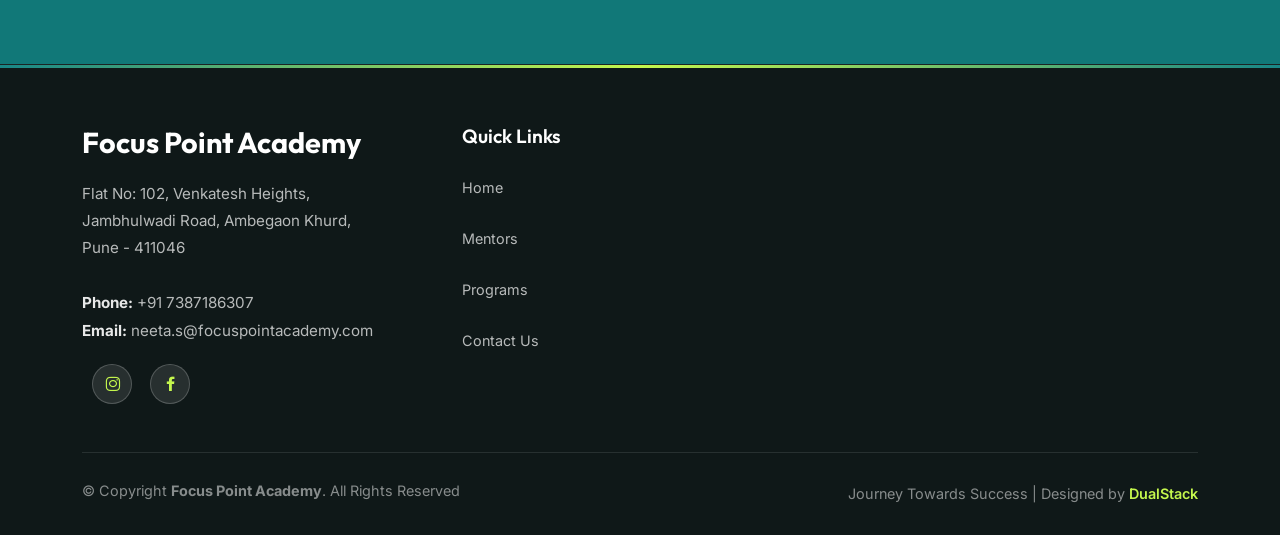
<file: courses.html>
<!DOCTYPE html>
<html lang="en">

<head>
  <meta charset="utf-8">
  <meta content="width=device-width, initial-scale=1.0" name="viewport">

  <title>Teachers Training Program-Focus Point Academy</title>
  <meta content="" name="description">
  <meta content="" name="keywords">

  <!-- Favicons -->
  <link href="assets/img/favicon.png" rel="icon">
  <link href="assets/img/apple-touch-icon.png" rel="apple-touch-icon">

  <!-- Google Fonts -->
  <link href="https://fonts.googleapis.com/css?family=Open+Sans:300,300i,400,400i,600,600i,700,700i|Raleway:300,300i,400,400i,500,500i,600,600i,700,700i|Poppins:300,300i,400,400i,500,500i,600,600i,700,700i" rel="stylesheet">

  <!-- Vendor CSS Files -->
  <link href="assets/vendor/animate.css/animate.min.css" rel="stylesheet">
  <link href="assets/vendor/aos/aos.css" rel="stylesheet">
  <link href="assets/vendor/bootstrap/css/bootstrap.min.css" rel="stylesheet">
  <link href="assets/vendor/bootstrap-icons/bootstrap-icons.css" rel="stylesheet">
  <link href="assets/vendor/boxicons/css/boxicons.min.css" rel="stylesheet">
  <link href="assets/vendor/remixicon/remixicon.css" rel="stylesheet">
  <link href="assets/vendor/swiper/swiper-bundle.min.css" rel="stylesheet">

  <!-- Template Main CSS File -->
  <link href="assets/css/style.css?v=2.0" rel="stylesheet">

  
</head>

<body>

      <!-- ======= Header ======= -->
  <header id="header" class="fixed-top">
    <div class="container d-flex align-items-center justify-content-between">
      <div class="d-flex align-items-center">
        <!-- Kept the original icon, but applying simple text logo -->
        <a href="index.html" class="logo me-2 d-flex align-items-center"><img src="assets/img/favicon.png" alt="Focus Point Academy" class="img-fluid" style="border-radius:6px;width:32px;height:32px;display:block;"></a>
        <h1 class="logo me-auto m-0 d-flex align-items-center"><a href="index.html" style="color:#fff !important; font-family:'Outfit',sans-serif;font-weight:600;font-size:1.4rem;letter-spacing:-0.5px;line-height:1;margin-bottom:2px;">Focus Point Academy</a></h1>
      </div>

      <nav id="navbar" class="navbar">
        <ul>
          <li><a href="index.html">Home</a></li>
          <li><a class="active" href="courses.html" style="position:relative;">Programs<span style="position:absolute;bottom:0;left:20%;width:60%;height:2px;background:var(--lime);border-radius:2px;"></span></a></li>
          <li><a href="about.html">Mentors</a></li>
          <li><a href="gallery.html">Gallery</a></li>
          <li><a href="contact.html">Contact</a></li>
        </ul>
        <i class="bi bi-list mobile-nav-toggle"></i>
      </nav>

    </div>
  </header><!-- End Header -->

  <main id="main" data-aos="fade-in">

    <!-- ======= Breadcrumbs ======= -->
    <div class="breadcrumbs">
      <div class="container">
        <h2>Teacher Training Diploma Program</h2>
        <p>Training by a Certified and Well Experinced Teacher  .<br>Focus Point Academy is one of the prominent authorised study centre in Pune, by International Montessori Teacher Training Institute ( IMTTI )& Early Childhood Care and Education( ECCE )</p>
      </div>
    </div><!-- End Breadcrumbs -->

    <!-- ======= Courses Section ======= -->
    <section id="courses" class="courses">
      <div class="container" data-aos="fade-up">

        <div class="row" data-aos="zoom-in" data-aos-delay="100">

          <div class="col-lg-4 col-md-6 d-flex align-items-stretch">
            <div class="course-item">
              <img src="assets/img/logo-imtti.png" class="img-fluid" alt="...">
              <div class="course-content">
                <div class="d-flex justify-content-between align-items-center mb-3">
                  <h4>Teacher Training Diploma Program  :</h4>
                  <p class="price"></p>
                </div>
<ul>
                <h3><a href="courses.html">Salient  Features : Focus Point Academy</a></h3>
                
                  <i class="bi bi-check-circle"></i> Audio - Visual teaching methodology with modern technologies.<br><br>
                <i class="bi bi-check-circle"></i>100 %  Job Placement Assistance.<br><br>

<i class="bi bi-check-circle"></i>Weekend classes only-specially designed considering students and housewives requirement <br><br>

<i class="bi bi-check-circle"></i>A professionaly managed infrastructure with all facilities and conducive environment to impart training in a seamless manner.<br><br>

<i class="bi bi-check-circle"></i>Inhouse Internship with work experience for deserving candidates.<br><br>

<i class="bi bi-check-circle"></i>Chance to get Inhouse placement.<br><br>

<i class="bi bi-check-circle"></i>Training by a certified and well experinced Teacher  (  A Topper in Montessori training with distinction )<br><br>
</ul>

          
              </div>
            </div>
          </div> <!-- End Course Item-->

          <div class="col-lg-4 col-md-6 d-flex align-items-stretch mt-4 mt-md-0">
            <div class="course-item">
              <img src="assets/img/course-2.jpg" class="img-fluid" alt="...">
              <div class="course-content">
                <div class="d-flex justify-content-between align-items-center mb-3">
                  <h4>Focus Point Academy :</h4>
                  <p align="justify">
                </div>

                <h3><a href="about.html">We are an authorised study centre for International Montessori Teacher Training ( IMTT ) & Early Childhood Care and Education ( ECCE ) Diploma Program.</a></h3>
                <p align="justify">International Montessori Teacher Training Institute (IMTTI) and International Institute of Early Childhood Care and Education (IIECCE) provides professional training to aspiring early educators in India and other countries with International Certification.</p>
               
              </div>
            </div>
          </div> <!-- End Course Item-->

          <div class="col-lg-4 col-md-6 d-flex align-items-stretch mt-4 mt-lg-0">
            <div class="course-item">
              <img src="assets/img/course-3.jpg" class="img-fluid" alt="...">
              <div class="course-content">
                <div class="d-flex justify-content-between align-items-center mb-3">
                  <h3><a href="http://www.imtti.org/pdfs/Program_Brochure.pdf" target="_blank">Download Brochure :</a></h3>
                  <p class="price"></p>
                </div>

                <h3><a href="certificates.html">Who can enroll in this program </a></h3>
                <p align="justify">Aspiring students ,those who want to become a certified educator.<br>

Individual willing to start own school or care centre.<br>

Parents willing to understand the natural growth and scientific teaching methodology helping  their child to grow with optimum potential to excel in life and career.<br>


For more details , Please visit :<br>

<a href="http://imtti.org" target="_blank">www.imtti.org</a>

</p>

              <!--  <div class="trainer d-flex justify-content-between align-items-center">
                  <div class="trainer-profile d-flex align-items-center">
                    <img src="assets/img/trainers/trainer-3.jpg" class="img-fluid" alt="">
                    <span>Brandon</span>
                  </div>
                  <div class="trainer-rank d-flex align-items-center">
                    <i class="bx bx-user"></i>&nbsp;20
                    &nbsp;&nbsp;
                    <i class="bx bx-heart"></i>&nbsp;85
                  </div>
                </div>
              </div>
            </div>
          </div> <!-- End Course Item-->

        </div>

      </div>
    </section><!-- End Courses Section -->

  </main><!-- End #main -->

      <!-- ======= Footer ======= -->
  <footer id="footer" style="background:#0f1818; padding:60px 0 30px 0; color:var(--white-70); border-top:1px solid rgba(255,255,255,0.05); margin-top:60px;">
    <div class="container">
      <div class="row gy-4">
        <div class="col-lg-4 col-md-6 footer-contact">
          <h3 style="color:#fff; font-family:'Outfit', sans-serif; font-size:1.8rem; font-weight:700; margin-bottom:20px;">Focus Point Academy</h3>
          <p style="font-size:0.95rem; line-height:1.8; margin-bottom:20px; color:var(--white-70);">
            Flat No: 102, Venkatesh Heights,<br>
            Jambhulwadi Road, Ambegaon Khurd,<br>
            Pune - 411046<br><br>
            <strong>Phone:</strong> +91 7387186307 <br>
            <strong>Email:</strong> neeta.s@focuspointacademy.com<br>
          </p>
          <div class="social-links d-flex gap-2">
            <a href="https://www.instagram.com/focuspointacademy_official/" class="instagram" target="_blank" style="width:40px; height:40px; border-radius:50%; background:var(--white-10); display:flex; align-items:center; justify-content:center; color:var(--lime); transition:all 0.3s;"><i class="bx bxl-instagram" style="font-size:1.2rem;"></i></a>
            <a href="https://www.facebook.com/profile.php?id=100063905861281" class="facebook" target="_blank" style="width:40px; height:40px; border-radius:50%; background:var(--white-10); display:flex; align-items:center; justify-content:center; color:var(--lime); transition:all 0.3s;"><i class="bx bxl-facebook" style="font-size:1.2rem;"></i></a>
          </div>
        </div>

        <div class="col-lg-2 col-md-6 footer-links">
          <h4 style="color:#fff; font-family:'Outfit', sans-serif; font-size:1.2rem; font-weight:600; margin-bottom:20px;">Quick Links</h4>
          <ul style="list-style:none; padding:0; margin:0;">
            <li style="margin-bottom:12px;"><a href="index.html" style="color:var(--white-70); text-decoration:none; transition:0.3s;">Home</a></li>
            <li style="margin-bottom:12px;"><a href="about.html" style="color:var(--white-70); text-decoration:none; transition:0.3s;">Mentors</a></li>
            <li style="margin-bottom:12px;"><a href="courses.html" style="color:var(--white-70); text-decoration:none; transition:0.3s;">Programs</a></li>
            <li style="margin-bottom:12px;"><a href="contact.html" style="color:var(--white-70); text-decoration:none; transition:0.3s;">Contact Us</a></li>
          </ul>
        </div>
      </div>
      
      <div class="mt-5 pt-4 d-flex justify-content-between align-items-center flex-wrap" style="border-top:1px solid rgba(255,255,255,0.1);">
        <div class="copyright" style="font-size:0.9rem;">
          &copy; Copyright <strong><span>Focus Point Academy</span></strong>. All Rights Reserved
        </div>
        <div class="credits" style="font-size:0.9rem;">
          Journey Towards Success | Designed by <a href="#" style="color:var(--lime); font-weight:600; text-decoration:none;">DualStack</a>
        </div>
      </div>
    </div>
  </footer><!-- End Footer -->

  <div id="preloader"></div>
  <a href="#" class="back-to-top d-flex align-items-center justify-content-center"><i class="bi bi-arrow-up-short"></i></a>

  <!-- Vendor JS Files -->
  <script src="assets/vendor/purecounter/purecounter.js"></script>
  <script src="assets/vendor/aos/aos.js"></script>
  <script src="assets/vendor/bootstrap/js/bootstrap.bundle.min.js"></script>
  <script src="assets/vendor/swiper/swiper-bundle.min.js"></script>
  <script src="assets/vendor/php-email-form/validate.js"></script>

  <!-- Template Main JS File -->
  <script src="assets/js/main.js?v=2.0"></script>

</body>

</html>
</file>
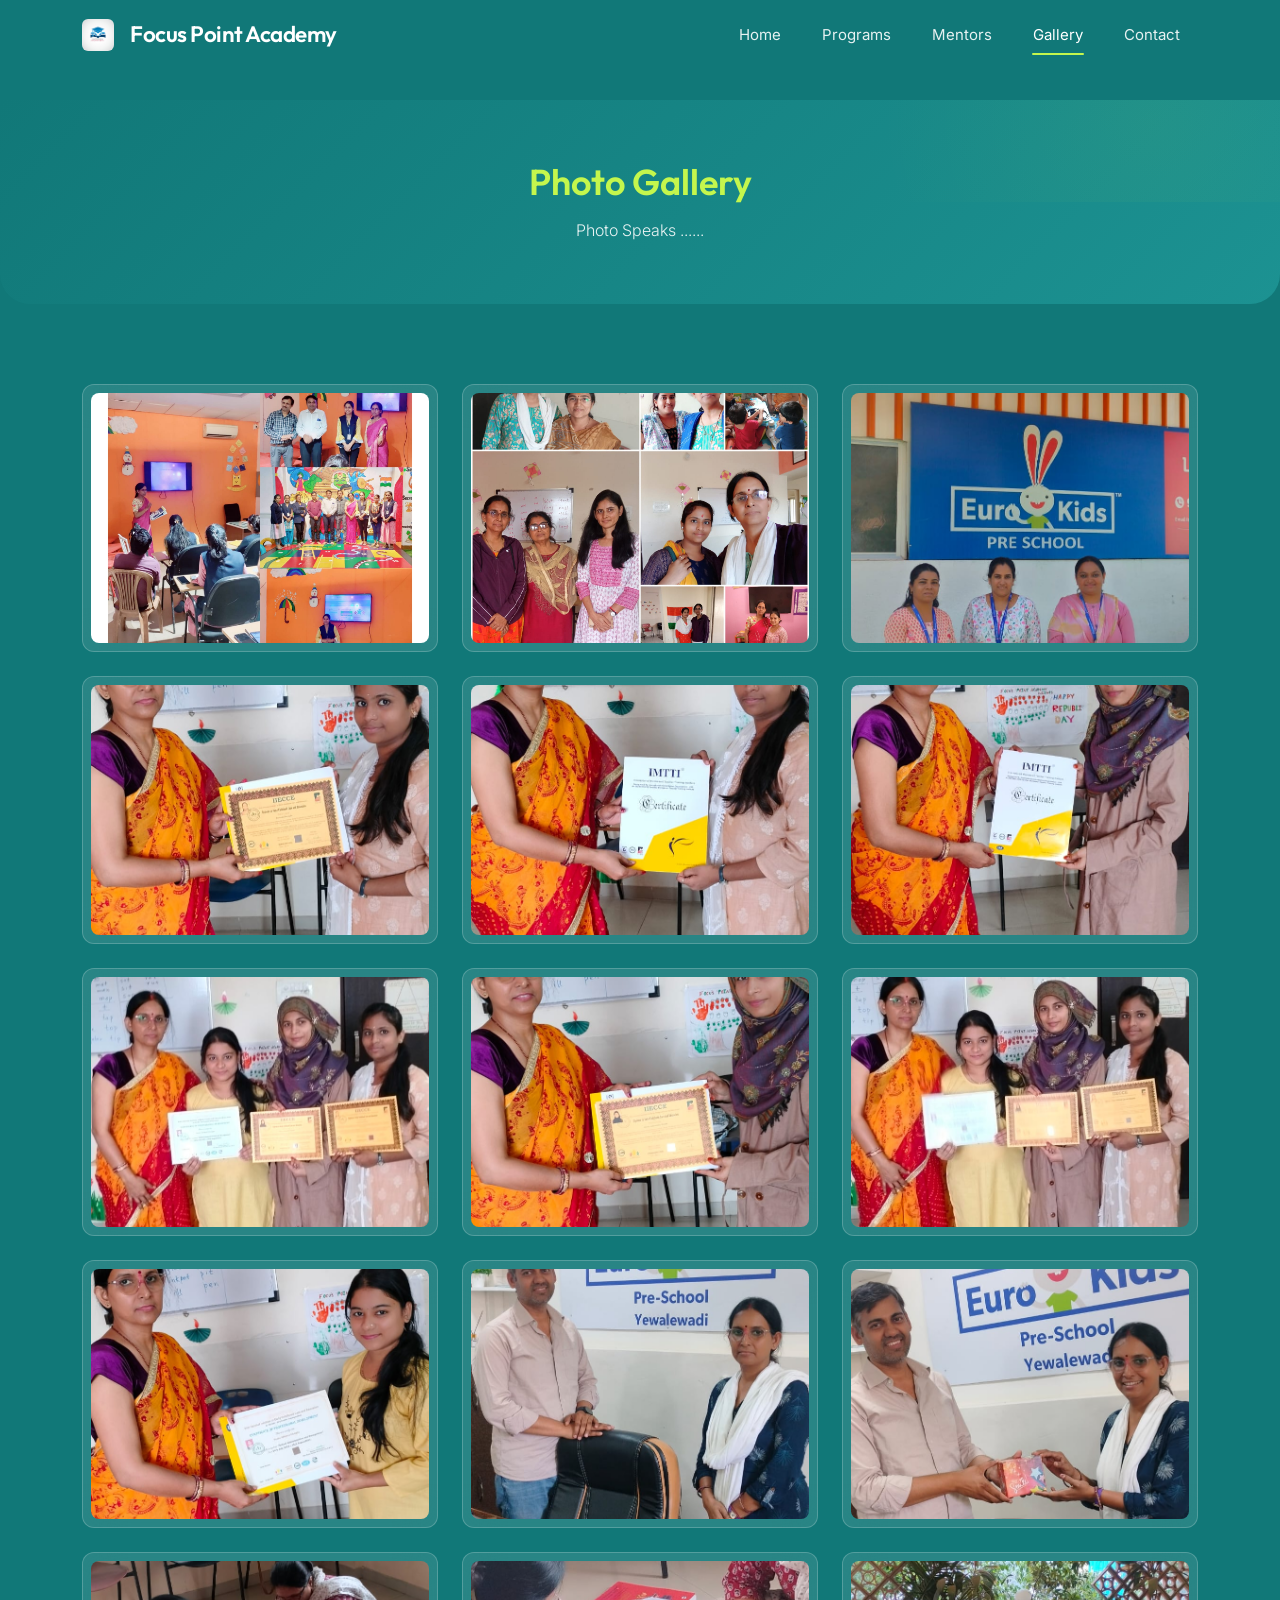
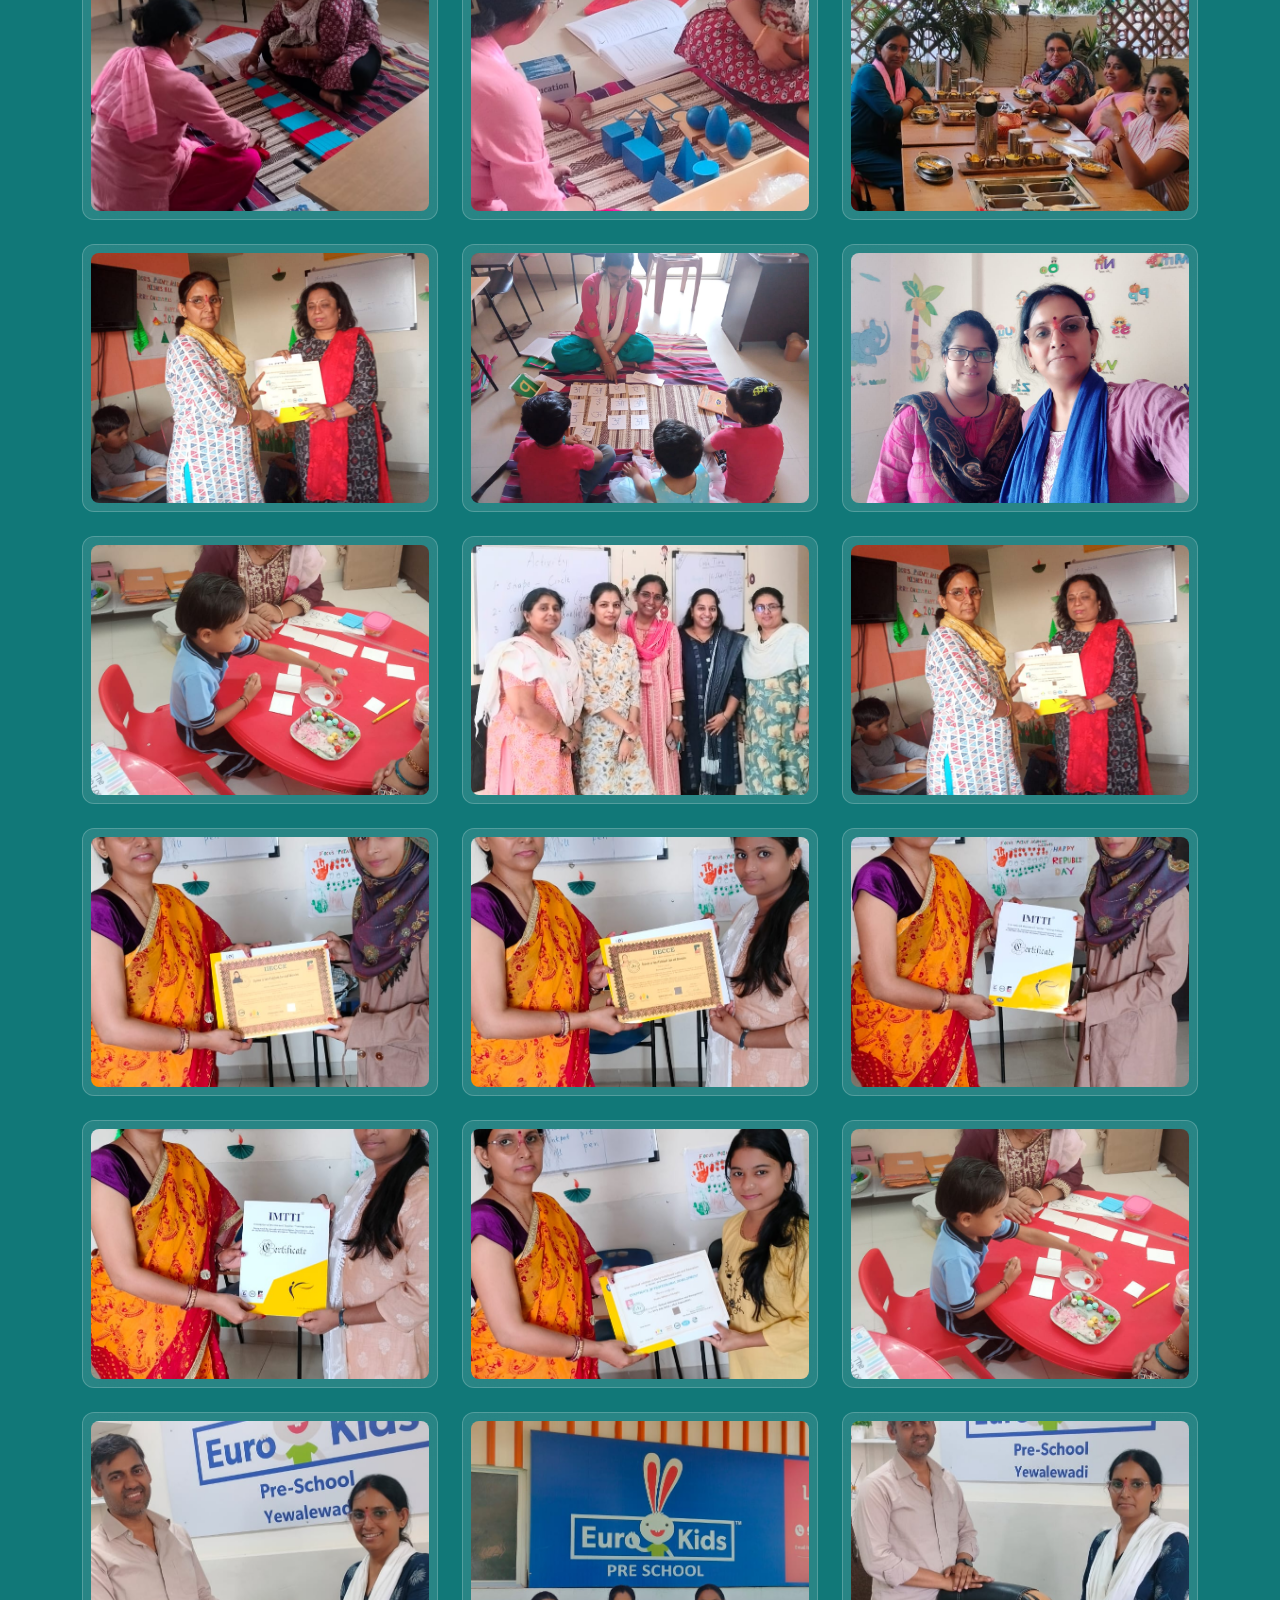
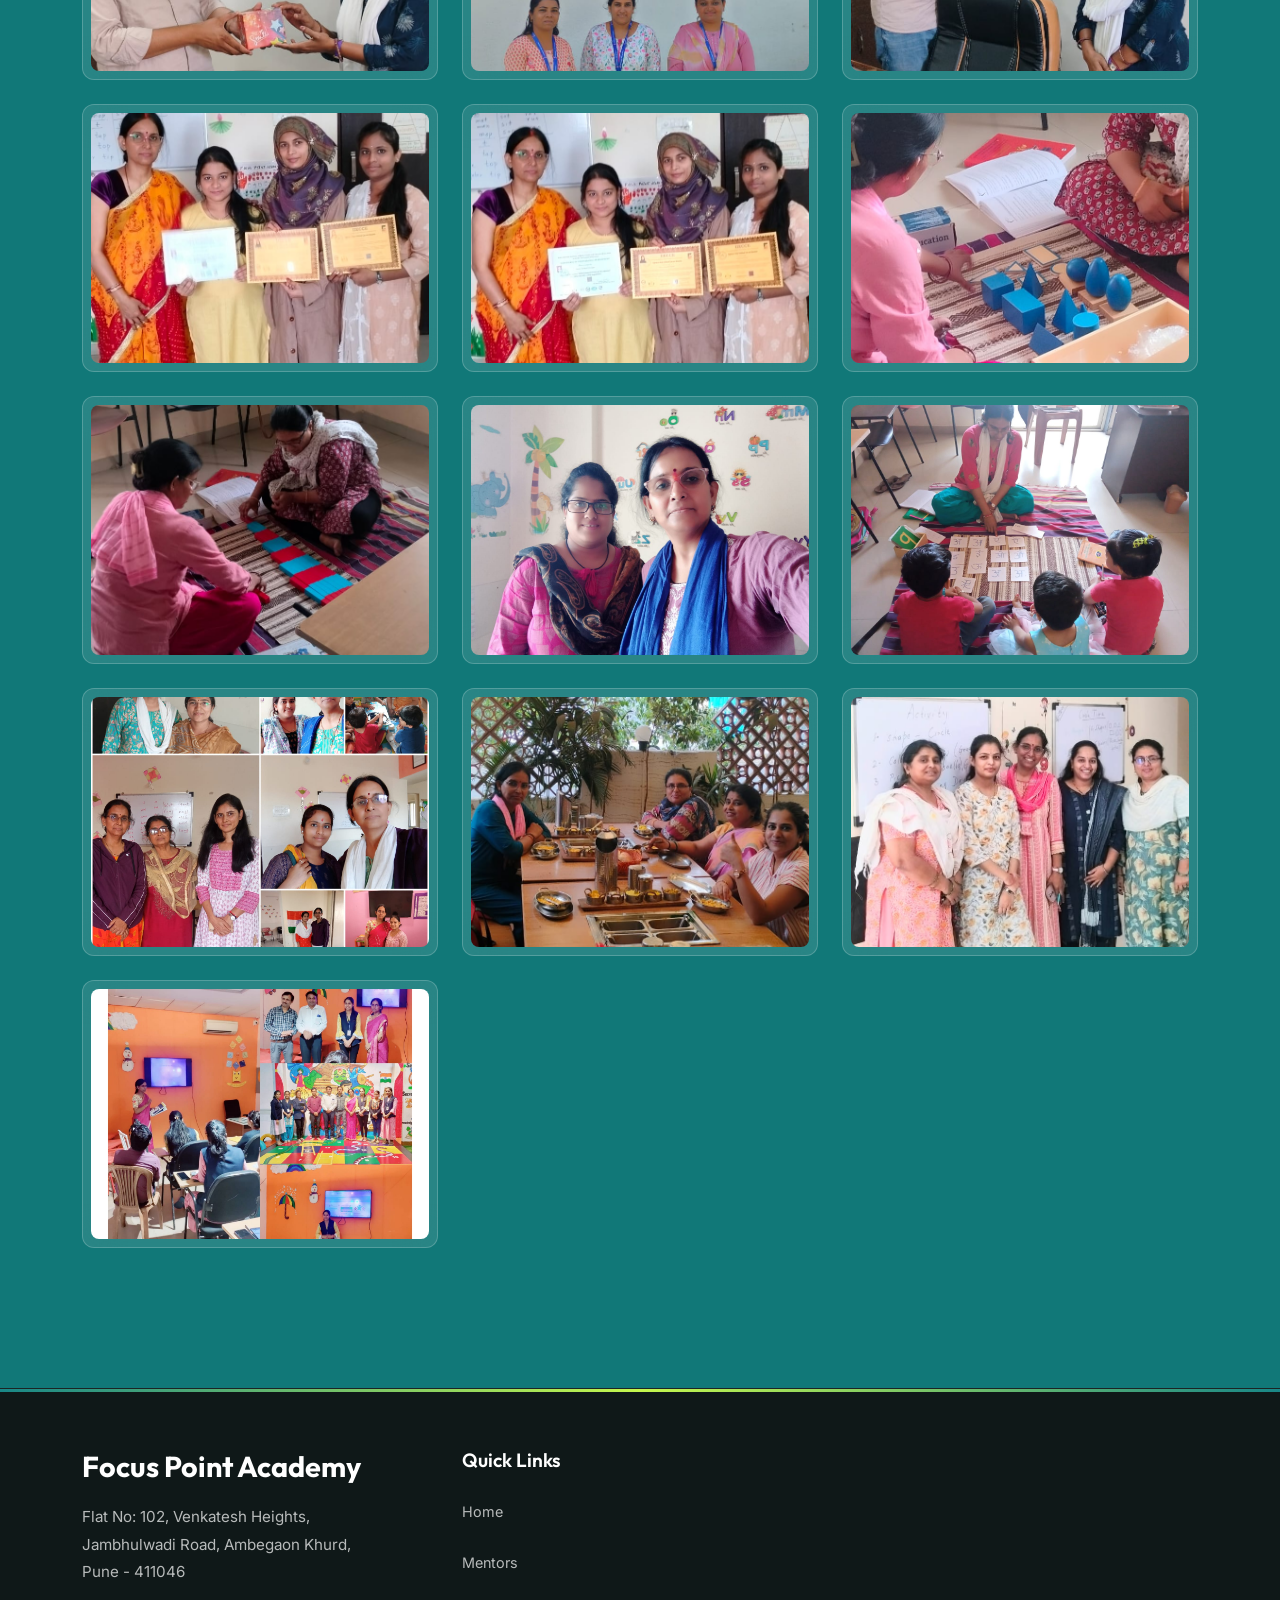
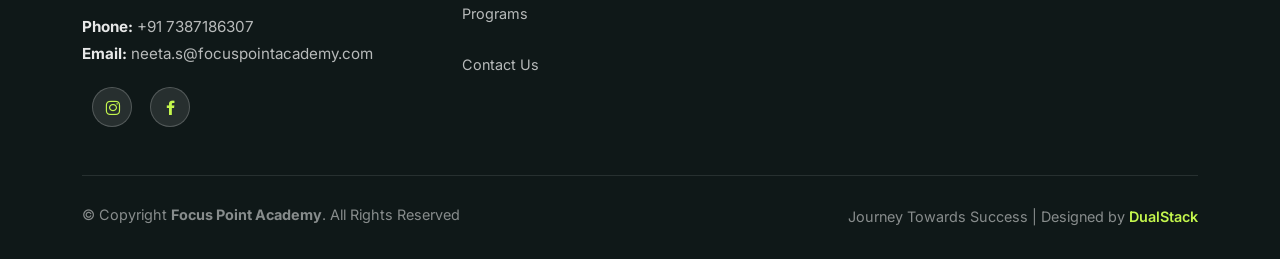
<file: gallery.html>
<!DOCTYPE html>
<html lang="en">

<head>
  <meta charset="utf-8">
  <meta content="width=device-width, initial-scale=1.0" name="viewport">

  <title>FocusPointAcademy</title>
  <meta content="" name="description">
  <meta content="" name="keywords">

  <!-- Favicons -->
  <link href="assets/img/favicon.png" rel="icon">
  <link href="assets/img/apple-touch-icon.png" rel="apple-touch-icon">

  <!-- Google Fonts -->
  <link href="https://fonts.googleapis.com/css?family=Open+Sans:300,300i,400,400i,600,600i,700,700i|Raleway:300,300i,400,400i,500,500i,600,600i,700,700i|Poppins:300,300i,400,400i,500,500i,600,600i,700,700i" rel="stylesheet">

  <!-- Vendor CSS Files -->
  <link href="assets/vendor/animate.css/animate.min.css" rel="stylesheet">
  <link href="assets/vendor/aos/aos.css" rel="stylesheet">
  <link href="assets/vendor/bootstrap/css/bootstrap.min.css" rel="stylesheet">
  <link href="assets/vendor/bootstrap-icons/bootstrap-icons.css" rel="stylesheet">
  <link href="assets/vendor/boxicons/css/boxicons.min.css" rel="stylesheet">
  <link href="assets/vendor/remixicon/remixicon.css" rel="stylesheet">
  <link href="assets/vendor/swiper/swiper-bundle.min.css" rel="stylesheet">

  <!-- Template Main CSS File -->
  <link href="assets/css/style.css?v=2.0" rel="stylesheet">

  
</head>

<body>

      <!-- ======= Header ======= -->
  <header id="header" class="fixed-top">
    <div class="container d-flex align-items-center justify-content-between">
      <div class="d-flex align-items-center">
        <!-- Kept the original icon, but applying simple text logo -->
        <a href="index.html" class="logo me-2 d-flex align-items-center"><img src="assets/img/favicon.png" alt="Focus Point Academy" class="img-fluid" style="border-radius:6px;width:32px;height:32px;display:block;"></a>
        <h1 class="logo me-auto m-0 d-flex align-items-center"><a href="index.html" style="color:#fff !important; font-family:'Outfit',sans-serif;font-weight:600;font-size:1.4rem;letter-spacing:-0.5px;line-height:1;margin-bottom:2px;">Focus Point Academy</a></h1>
      </div>

      <nav id="navbar" class="navbar">
        <ul>
          <li><a href="index.html">Home</a></li>
          <li><a href="courses.html">Programs</a></li>
          <li><a href="about.html">Mentors</a></li>
          <li><a class="active" href="gallery.html" style="position:relative;">Gallery<span style="position:absolute;bottom:0;left:20%;width:60%;height:2px;background:var(--lime);border-radius:2px;"></span></a></li>
          <li><a href="contact.html">Contact</a></li>
        </ul>
        <i class="bi bi-list mobile-nav-toggle"></i>
      </nav>

    </div>
  </header><!-- End Header -->

  <main id="main" data-aos="fade-in">

    <!-- ======= Breadcrumbs ======= -->
    <div class="breadcrumbs">
      <div class="container">
        <h2>Photo Gallery</h2>
        <p>Photo Speaks ...... </p>
      </div>
    </div><!-- End Breadcrumbs -->

            <!-- ======= Photo Gallery Section ======= -->
    <section id="gallery" class="gallery">
      <div class="container" data-aos="fade-up">
        <div class="row gy-4">

          <div class="col-lg-4 col-md-6 d-flex align-items-stretch" data-aos="zoom-in" data-aos-delay="0">
            <div class="glass-card w-100 p-2 overflow-hidden" style="border-radius:12px;">
              <div style="height:250px; border-radius:8px; overflow:hidden; background:#000;">
                <img src="assets/img/new/WhatsApp Image 2026-03-09 at 1.43.02 PM.jpeg" class="img-fluid" style="width:100%; height:100%; object-fit:cover; transition:var(--transition); cursor:pointer;" alt="Gallery Image" onmouseover="this.style.transform='scale(1.1)'" onmouseout="this.style.transform='scale(1)'" onclick="openModal(this.src)">
              </div>
            </div>
          </div>
          <div class="col-lg-4 col-md-6 d-flex align-items-stretch" data-aos="zoom-in" data-aos-delay="100">
            <div class="glass-card w-100 p-2 overflow-hidden" style="border-radius:12px;">
              <div style="height:250px; border-radius:8px; overflow:hidden; background:#000;">
                <img src="assets/img/new/WhatsApp Image 2026-03-09 at 1.45.30 PM.jpeg" class="img-fluid" style="width:100%; height:100%; object-fit:cover; transition:var(--transition); cursor:pointer;" alt="Gallery Image" onmouseover="this.style.transform='scale(1.1)'" onmouseout="this.style.transform='scale(1)'" onclick="openModal(this.src)">
              </div>
            </div>
          </div>
          <div class="col-lg-4 col-md-6 d-flex align-items-stretch" data-aos="zoom-in" data-aos-delay="200">
            <div class="glass-card w-100 p-2 overflow-hidden" style="border-radius:12px;">
              <div style="height:250px; border-radius:8px; overflow:hidden; background:#000;">
                <img src="assets/img/new/WhatsApp Image 2026-03-09 at 1.54.22 PM.jpeg" class="img-fluid" style="width:100%; height:100%; object-fit:cover; transition:var(--transition); cursor:pointer;" alt="Gallery Image" onmouseover="this.style.transform='scale(1.1)'" onmouseout="this.style.transform='scale(1)'" onclick="openModal(this.src)">
              </div>
            </div>
          </div>
          <div class="col-lg-4 col-md-6 d-flex align-items-stretch" data-aos="zoom-in" data-aos-delay="0">
            <div class="glass-card w-100 p-2 overflow-hidden" style="border-radius:12px;">
              <div style="height:250px; border-radius:8px; overflow:hidden; background:#000;">
                <img src="assets/img/new/WhatsApp Image 2026-03-09 at 2.05.29 PM.jpeg" class="img-fluid" style="width:100%; height:100%; object-fit:cover; transition:var(--transition); cursor:pointer;" alt="Gallery Image" onmouseover="this.style.transform='scale(1.1)'" onmouseout="this.style.transform='scale(1)'" onclick="openModal(this.src)">
              </div>
            </div>
          </div>
          <div class="col-lg-4 col-md-6 d-flex align-items-stretch" data-aos="zoom-in" data-aos-delay="100">
            <div class="glass-card w-100 p-2 overflow-hidden" style="border-radius:12px;">
              <div style="height:250px; border-radius:8px; overflow:hidden; background:#000;">
                <img src="assets/img/new/WhatsApp Image 2026-03-09 at 2.05.30 PM (1).jpeg" class="img-fluid" style="width:100%; height:100%; object-fit:cover; transition:var(--transition); cursor:pointer;" alt="Gallery Image" onmouseover="this.style.transform='scale(1.1)'" onmouseout="this.style.transform='scale(1)'" onclick="openModal(this.src)">
              </div>
            </div>
          </div>
          <div class="col-lg-4 col-md-6 d-flex align-items-stretch" data-aos="zoom-in" data-aos-delay="200">
            <div class="glass-card w-100 p-2 overflow-hidden" style="border-radius:12px;">
              <div style="height:250px; border-radius:8px; overflow:hidden; background:#000;">
                <img src="assets/img/new/WhatsApp Image 2026-03-09 at 2.05.30 PM.jpeg" class="img-fluid" style="width:100%; height:100%; object-fit:cover; transition:var(--transition); cursor:pointer;" alt="Gallery Image" onmouseover="this.style.transform='scale(1.1)'" onmouseout="this.style.transform='scale(1)'" onclick="openModal(this.src)">
              </div>
            </div>
          </div>
          <div class="col-lg-4 col-md-6 d-flex align-items-stretch" data-aos="zoom-in" data-aos-delay="0">
            <div class="glass-card w-100 p-2 overflow-hidden" style="border-radius:12px;">
              <div style="height:250px; border-radius:8px; overflow:hidden; background:#000;">
                <img src="assets/img/new/WhatsApp Image 2026-03-09 at 2.05.31 PM (1).jpeg" class="img-fluid" style="width:100%; height:100%; object-fit:cover; transition:var(--transition); cursor:pointer;" alt="Gallery Image" onmouseover="this.style.transform='scale(1.1)'" onmouseout="this.style.transform='scale(1)'" onclick="openModal(this.src)">
              </div>
            </div>
          </div>
          <div class="col-lg-4 col-md-6 d-flex align-items-stretch" data-aos="zoom-in" data-aos-delay="100">
            <div class="glass-card w-100 p-2 overflow-hidden" style="border-radius:12px;">
              <div style="height:250px; border-radius:8px; overflow:hidden; background:#000;">
                <img src="assets/img/new/WhatsApp Image 2026-03-09 at 2.05.31 PM.jpeg" class="img-fluid" style="width:100%; height:100%; object-fit:cover; transition:var(--transition); cursor:pointer;" alt="Gallery Image" onmouseover="this.style.transform='scale(1.1)'" onmouseout="this.style.transform='scale(1)'" onclick="openModal(this.src)">
              </div>
            </div>
          </div>
          <div class="col-lg-4 col-md-6 d-flex align-items-stretch" data-aos="zoom-in" data-aos-delay="200">
            <div class="glass-card w-100 p-2 overflow-hidden" style="border-radius:12px;">
              <div style="height:250px; border-radius:8px; overflow:hidden; background:#000;">
                <img src="assets/img/new/WhatsApp Image 2026-03-09 at 2.05.32 PM (1).jpeg" class="img-fluid" style="width:100%; height:100%; object-fit:cover; transition:var(--transition); cursor:pointer;" alt="Gallery Image" onmouseover="this.style.transform='scale(1.1)'" onmouseout="this.style.transform='scale(1)'" onclick="openModal(this.src)">
              </div>
            </div>
          </div>
          <div class="col-lg-4 col-md-6 d-flex align-items-stretch" data-aos="zoom-in" data-aos-delay="0">
            <div class="glass-card w-100 p-2 overflow-hidden" style="border-radius:12px;">
              <div style="height:250px; border-radius:8px; overflow:hidden; background:#000;">
                <img src="assets/img/new/WhatsApp Image 2026-03-09 at 2.05.32 PM.jpeg" class="img-fluid" style="width:100%; height:100%; object-fit:cover; transition:var(--transition); cursor:pointer;" alt="Gallery Image" onmouseover="this.style.transform='scale(1.1)'" onmouseout="this.style.transform='scale(1)'" onclick="openModal(this.src)">
              </div>
            </div>
          </div>
          <div class="col-lg-4 col-md-6 d-flex align-items-stretch" data-aos="zoom-in" data-aos-delay="100">
            <div class="glass-card w-100 p-2 overflow-hidden" style="border-radius:12px;">
              <div style="height:250px; border-radius:8px; overflow:hidden; background:#000;">
                <img src="assets/img/new/WhatsApp Image 2026-03-09 at 2.07.21 PM.jpeg" class="img-fluid" style="width:100%; height:100%; object-fit:cover; transition:var(--transition); cursor:pointer;" alt="Gallery Image" onmouseover="this.style.transform='scale(1.1)'" onmouseout="this.style.transform='scale(1)'" onclick="openModal(this.src)">
              </div>
            </div>
          </div>
          <div class="col-lg-4 col-md-6 d-flex align-items-stretch" data-aos="zoom-in" data-aos-delay="200">
            <div class="glass-card w-100 p-2 overflow-hidden" style="border-radius:12px;">
              <div style="height:250px; border-radius:8px; overflow:hidden; background:#000;">
                <img src="assets/img/new/WhatsApp Image 2026-03-09 at 2.07.22 PM.jpeg" class="img-fluid" style="width:100%; height:100%; object-fit:cover; transition:var(--transition); cursor:pointer;" alt="Gallery Image" onmouseover="this.style.transform='scale(1.1)'" onmouseout="this.style.transform='scale(1)'" onclick="openModal(this.src)">
              </div>
            </div>
          </div>
          <div class="col-lg-4 col-md-6 d-flex align-items-stretch" data-aos="zoom-in" data-aos-delay="0">
            <div class="glass-card w-100 p-2 overflow-hidden" style="border-radius:12px;">
              <div style="height:250px; border-radius:8px; overflow:hidden; background:#000;">
                <img src="assets/img/new/WhatsApp Image 2026-03-09 at 2.08.21 PM.jpeg" class="img-fluid" style="width:100%; height:100%; object-fit:cover; transition:var(--transition); cursor:pointer;" alt="Gallery Image" onmouseover="this.style.transform='scale(1.1)'" onmouseout="this.style.transform='scale(1)'" onclick="openModal(this.src)">
              </div>
            </div>
          </div>
          <div class="col-lg-4 col-md-6 d-flex align-items-stretch" data-aos="zoom-in" data-aos-delay="100">
            <div class="glass-card w-100 p-2 overflow-hidden" style="border-radius:12px;">
              <div style="height:250px; border-radius:8px; overflow:hidden; background:#000;">
                <img src="assets/img/new/WhatsApp Image 2026-03-09 at 2.08.22 PM.jpeg" class="img-fluid" style="width:100%; height:100%; object-fit:cover; transition:var(--transition); cursor:pointer;" alt="Gallery Image" onmouseover="this.style.transform='scale(1.1)'" onmouseout="this.style.transform='scale(1)'" onclick="openModal(this.src)">
              </div>
            </div>
          </div>
          <div class="col-lg-4 col-md-6 d-flex align-items-stretch" data-aos="zoom-in" data-aos-delay="200">
            <div class="glass-card w-100 p-2 overflow-hidden" style="border-radius:12px;">
              <div style="height:250px; border-radius:8px; overflow:hidden; background:#000;">
                <img src="assets/img/new/WhatsApp Image 2026-03-09 at 2.09.41 PM.jpeg" class="img-fluid" style="width:100%; height:100%; object-fit:cover; transition:var(--transition); cursor:pointer;" alt="Gallery Image" onmouseover="this.style.transform='scale(1.1)'" onmouseout="this.style.transform='scale(1)'" onclick="openModal(this.src)">
              </div>
            </div>
          </div>
          <div class="col-lg-4 col-md-6 d-flex align-items-stretch" data-aos="zoom-in" data-aos-delay="0">
            <div class="glass-card w-100 p-2 overflow-hidden" style="border-radius:12px;">
              <div style="height:250px; border-radius:8px; overflow:hidden; background:#000;">
                <img src="assets/img/new/WhatsApp Image 2026-03-14 at 4.17.10 PM.jpeg" class="img-fluid" style="width:100%; height:100%; object-fit:cover; transition:var(--transition); cursor:pointer;" alt="Gallery Image" onmouseover="this.style.transform='scale(1.1)'" onmouseout="this.style.transform='scale(1)'" onclick="openModal(this.src)">
              </div>
            </div>
          </div>
          <div class="col-lg-4 col-md-6 d-flex align-items-stretch" data-aos="zoom-in" data-aos-delay="100">
            <div class="glass-card w-100 p-2 overflow-hidden" style="border-radius:12px;">
              <div style="height:250px; border-radius:8px; overflow:hidden; background:#000;">
                <img src="assets/img/new/WhatsApp Image 2026-03-14 at 4.18.23 PM.jpeg" class="img-fluid" style="width:100%; height:100%; object-fit:cover; transition:var(--transition); cursor:pointer;" alt="Gallery Image" onmouseover="this.style.transform='scale(1.1)'" onmouseout="this.style.transform='scale(1)'" onclick="openModal(this.src)">
              </div>
            </div>
          </div>
          <div class="col-lg-4 col-md-6 d-flex align-items-stretch" data-aos="zoom-in" data-aos-delay="200">
            <div class="glass-card w-100 p-2 overflow-hidden" style="border-radius:12px;">
              <div style="height:250px; border-radius:8px; overflow:hidden; background:#000;">
                <img src="assets/img/new/WhatsApp Image 2026-03-14 at 4.19.09 PM.jpeg" class="img-fluid" style="width:100%; height:100%; object-fit:cover; transition:var(--transition); cursor:pointer;" alt="Gallery Image" onmouseover="this.style.transform='scale(1.1)'" onmouseout="this.style.transform='scale(1)'" onclick="openModal(this.src)">
              </div>
            </div>
          </div>
          <div class="col-lg-4 col-md-6 d-flex align-items-stretch" data-aos="zoom-in" data-aos-delay="0">
            <div class="glass-card w-100 p-2 overflow-hidden" style="border-radius:12px;">
              <div style="height:250px; border-radius:8px; overflow:hidden; background:#000;">
                <img src="assets/img/new/WhatsApp Image 2026-03-14 at 4.19.57 PM.jpeg" class="img-fluid" style="width:100%; height:100%; object-fit:cover; transition:var(--transition); cursor:pointer;" alt="Gallery Image" onmouseover="this.style.transform='scale(1.1)'" onmouseout="this.style.transform='scale(1)'" onclick="openModal(this.src)">
              </div>
            </div>
          </div>
          <div class="col-lg-4 col-md-6 d-flex align-items-stretch" data-aos="zoom-in" data-aos-delay="100">
            <div class="glass-card w-100 p-2 overflow-hidden" style="border-radius:12px;">
              <div style="height:250px; border-radius:8px; overflow:hidden; background:#000;">
                <img src="assets/img/new/WhatsApp Image 2026-03-14 at 4.22.15 PM.jpeg" class="img-fluid" style="width:100%; height:100%; object-fit:cover; transition:var(--transition); cursor:pointer;" alt="Gallery Image" onmouseover="this.style.transform='scale(1.1)'" onmouseout="this.style.transform='scale(1)'" onclick="openModal(this.src)">
              </div>
            </div>
          </div>
          <div class="col-lg-4 col-md-6 d-flex align-items-stretch" data-aos="zoom-in" data-aos-delay="200">
            <div class="glass-card w-100 p-2 overflow-hidden" style="border-radius:12px;">
              <div style="height:250px; border-radius:8px; overflow:hidden; background:#000;">
                <img src="assets/img/new/certificate-ceremony.jpeg" class="img-fluid" style="width:100%; height:100%; object-fit:cover; transition:var(--transition); cursor:pointer;" alt="Gallery Image" onmouseover="this.style.transform='scale(1.1)'" onmouseout="this.style.transform='scale(1)'" onclick="openModal(this.src)">
              </div>
            </div>
          </div>
          <div class="col-lg-4 col-md-6 d-flex align-items-stretch" data-aos="zoom-in" data-aos-delay="0">
            <div class="glass-card w-100 p-2 overflow-hidden" style="border-radius:12px;">
              <div style="height:250px; border-radius:8px; overflow:hidden; background:#000;">
                <img src="assets/img/new/certificate-iiecce-2.jpeg" class="img-fluid" style="width:100%; height:100%; object-fit:cover; transition:var(--transition); cursor:pointer;" alt="Gallery Image" onmouseover="this.style.transform='scale(1.1)'" onmouseout="this.style.transform='scale(1)'" onclick="openModal(this.src)">
              </div>
            </div>
          </div>
          <div class="col-lg-4 col-md-6 d-flex align-items-stretch" data-aos="zoom-in" data-aos-delay="100">
            <div class="glass-card w-100 p-2 overflow-hidden" style="border-radius:12px;">
              <div style="height:250px; border-radius:8px; overflow:hidden; background:#000;">
                <img src="assets/img/new/certificate-iiecce.jpeg" class="img-fluid" style="width:100%; height:100%; object-fit:cover; transition:var(--transition); cursor:pointer;" alt="Gallery Image" onmouseover="this.style.transform='scale(1.1)'" onmouseout="this.style.transform='scale(1)'" onclick="openModal(this.src)">
              </div>
            </div>
          </div>
          <div class="col-lg-4 col-md-6 d-flex align-items-stretch" data-aos="zoom-in" data-aos-delay="200">
            <div class="glass-card w-100 p-2 overflow-hidden" style="border-radius:12px;">
              <div style="height:250px; border-radius:8px; overflow:hidden; background:#000;">
                <img src="assets/img/new/certificate-imtti-2.jpeg" class="img-fluid" style="width:100%; height:100%; object-fit:cover; transition:var(--transition); cursor:pointer;" alt="Gallery Image" onmouseover="this.style.transform='scale(1.1)'" onmouseout="this.style.transform='scale(1)'" onclick="openModal(this.src)">
              </div>
            </div>
          </div>
          <div class="col-lg-4 col-md-6 d-flex align-items-stretch" data-aos="zoom-in" data-aos-delay="0">
            <div class="glass-card w-100 p-2 overflow-hidden" style="border-radius:12px;">
              <div style="height:250px; border-radius:8px; overflow:hidden; background:#000;">
                <img src="assets/img/new/certificate-imtti.jpeg" class="img-fluid" style="width:100%; height:100%; object-fit:cover; transition:var(--transition); cursor:pointer;" alt="Gallery Image" onmouseover="this.style.transform='scale(1.1)'" onmouseout="this.style.transform='scale(1)'" onclick="openModal(this.src)">
              </div>
            </div>
          </div>
          <div class="col-lg-4 col-md-6 d-flex align-items-stretch" data-aos="zoom-in" data-aos-delay="100">
            <div class="glass-card w-100 p-2 overflow-hidden" style="border-radius:12px;">
              <div style="height:250px; border-radius:8px; overflow:hidden; background:#000;">
                <img src="assets/img/new/certificate-professional.jpeg" class="img-fluid" style="width:100%; height:100%; object-fit:cover; transition:var(--transition); cursor:pointer;" alt="Gallery Image" onmouseover="this.style.transform='scale(1.1)'" onmouseout="this.style.transform='scale(1)'" onclick="openModal(this.src)">
              </div>
            </div>
          </div>
          <div class="col-lg-4 col-md-6 d-flex align-items-stretch" data-aos="zoom-in" data-aos-delay="200">
            <div class="glass-card w-100 p-2 overflow-hidden" style="border-radius:12px;">
              <div style="height:250px; border-radius:8px; overflow:hidden; background:#000;">
                <img src="assets/img/new/child-activity.jpeg" class="img-fluid" style="width:100%; height:100%; object-fit:cover; transition:var(--transition); cursor:pointer;" alt="Gallery Image" onmouseover="this.style.transform='scale(1.1)'" onmouseout="this.style.transform='scale(1)'" onclick="openModal(this.src)">
              </div>
            </div>
          </div>
          <div class="col-lg-4 col-md-6 d-flex align-items-stretch" data-aos="zoom-in" data-aos-delay="0">
            <div class="glass-card w-100 p-2 overflow-hidden" style="border-radius:12px;">
              <div style="height:250px; border-radius:8px; overflow:hidden; background:#000;">
                <img src="assets/img/new/eurokids-gift.jpeg" class="img-fluid" style="width:100%; height:100%; object-fit:cover; transition:var(--transition); cursor:pointer;" alt="Gallery Image" onmouseover="this.style.transform='scale(1.1)'" onmouseout="this.style.transform='scale(1)'" onclick="openModal(this.src)">
              </div>
            </div>
          </div>
          <div class="col-lg-4 col-md-6 d-flex align-items-stretch" data-aos="zoom-in" data-aos-delay="100">
            <div class="glass-card w-100 p-2 overflow-hidden" style="border-radius:12px;">
              <div style="height:250px; border-radius:8px; overflow:hidden; background:#000;">
                <img src="assets/img/new/eurokids-team.jpeg" class="img-fluid" style="width:100%; height:100%; object-fit:cover; transition:var(--transition); cursor:pointer;" alt="Gallery Image" onmouseover="this.style.transform='scale(1.1)'" onmouseout="this.style.transform='scale(1)'" onclick="openModal(this.src)">
              </div>
            </div>
          </div>
          <div class="col-lg-4 col-md-6 d-flex align-items-stretch" data-aos="zoom-in" data-aos-delay="200">
            <div class="glass-card w-100 p-2 overflow-hidden" style="border-radius:12px;">
              <div style="height:250px; border-radius:8px; overflow:hidden; background:#000;">
                <img src="assets/img/new/eurokids-visit.jpeg" class="img-fluid" style="width:100%; height:100%; object-fit:cover; transition:var(--transition); cursor:pointer;" alt="Gallery Image" onmouseover="this.style.transform='scale(1.1)'" onmouseout="this.style.transform='scale(1)'" onclick="openModal(this.src)">
              </div>
            </div>
          </div>
          <div class="col-lg-4 col-md-6 d-flex align-items-stretch" data-aos="zoom-in" data-aos-delay="0">
            <div class="glass-card w-100 p-2 overflow-hidden" style="border-radius:12px;">
              <div style="height:250px; border-radius:8px; overflow:hidden; background:#000;">
                <img src="assets/img/new/graduation-group-2.jpeg" class="img-fluid" style="width:100%; height:100%; object-fit:cover; transition:var(--transition); cursor:pointer;" alt="Gallery Image" onmouseover="this.style.transform='scale(1.1)'" onmouseout="this.style.transform='scale(1)'" onclick="openModal(this.src)">
              </div>
            </div>
          </div>
          <div class="col-lg-4 col-md-6 d-flex align-items-stretch" data-aos="zoom-in" data-aos-delay="100">
            <div class="glass-card w-100 p-2 overflow-hidden" style="border-radius:12px;">
              <div style="height:250px; border-radius:8px; overflow:hidden; background:#000;">
                <img src="assets/img/new/graduation-group.jpeg" class="img-fluid" style="width:100%; height:100%; object-fit:cover; transition:var(--transition); cursor:pointer;" alt="Gallery Image" onmouseover="this.style.transform='scale(1.1)'" onmouseout="this.style.transform='scale(1)'" onclick="openModal(this.src)">
              </div>
            </div>
          </div>
          <div class="col-lg-4 col-md-6 d-flex align-items-stretch" data-aos="zoom-in" data-aos-delay="200">
            <div class="glass-card w-100 p-2 overflow-hidden" style="border-radius:12px;">
              <div style="height:250px; border-radius:8px; overflow:hidden; background:#000;">
                <img src="assets/img/new/montessori-geometric.jpeg" class="img-fluid" style="width:100%; height:100%; object-fit:cover; transition:var(--transition); cursor:pointer;" alt="Gallery Image" onmouseover="this.style.transform='scale(1.1)'" onmouseout="this.style.transform='scale(1)'" onclick="openModal(this.src)">
              </div>
            </div>
          </div>
          <div class="col-lg-4 col-md-6 d-flex align-items-stretch" data-aos="zoom-in" data-aos-delay="0">
            <div class="glass-card w-100 p-2 overflow-hidden" style="border-radius:12px;">
              <div style="height:250px; border-radius:8px; overflow:hidden; background:#000;">
                <img src="assets/img/new/montessori-study.jpeg" class="img-fluid" style="width:100%; height:100%; object-fit:cover; transition:var(--transition); cursor:pointer;" alt="Gallery Image" onmouseover="this.style.transform='scale(1.1)'" onmouseout="this.style.transform='scale(1)'" onclick="openModal(this.src)">
              </div>
            </div>
          </div>
          <div class="col-lg-4 col-md-6 d-flex align-items-stretch" data-aos="zoom-in" data-aos-delay="100">
            <div class="glass-card w-100 p-2 overflow-hidden" style="border-radius:12px;">
              <div style="height:250px; border-radius:8px; overflow:hidden; background:#000;">
                <img src="assets/img/new/teacher-selfie.jpeg" class="img-fluid" style="width:100%; height:100%; object-fit:cover; transition:var(--transition); cursor:pointer;" alt="Gallery Image" onmouseover="this.style.transform='scale(1.1)'" onmouseout="this.style.transform='scale(1)'" onclick="openModal(this.src)">
              </div>
            </div>
          </div>
          <div class="col-lg-4 col-md-6 d-flex align-items-stretch" data-aos="zoom-in" data-aos-delay="200">
            <div class="glass-card w-100 p-2 overflow-hidden" style="border-radius:12px;">
              <div style="height:250px; border-radius:8px; overflow:hidden; background:#000;">
                <img src="assets/img/new/teaching-hindi.jpeg" class="img-fluid" style="width:100%; height:100%; object-fit:cover; transition:var(--transition); cursor:pointer;" alt="Gallery Image" onmouseover="this.style.transform='scale(1.1)'" onmouseout="this.style.transform='scale(1)'" onclick="openModal(this.src)">
              </div>
            </div>
          </div>
          <div class="col-lg-4 col-md-6 d-flex align-items-stretch" data-aos="zoom-in" data-aos-delay="0">
            <div class="glass-card w-100 p-2 overflow-hidden" style="border-radius:12px;">
              <div style="height:250px; border-radius:8px; overflow:hidden; background:#000;">
                <img src="assets/img/new/team-collage.jpeg" class="img-fluid" style="width:100%; height:100%; object-fit:cover; transition:var(--transition); cursor:pointer;" alt="Gallery Image" onmouseover="this.style.transform='scale(1.1)'" onmouseout="this.style.transform='scale(1)'" onclick="openModal(this.src)">
              </div>
            </div>
          </div>
          <div class="col-lg-4 col-md-6 d-flex align-items-stretch" data-aos="zoom-in" data-aos-delay="100">
            <div class="glass-card w-100 p-2 overflow-hidden" style="border-radius:12px;">
              <div style="height:250px; border-radius:8px; overflow:hidden; background:#000;">
                <img src="assets/img/new/team-outing.jpeg" class="img-fluid" style="width:100%; height:100%; object-fit:cover; transition:var(--transition); cursor:pointer;" alt="Gallery Image" onmouseover="this.style.transform='scale(1.1)'" onmouseout="this.style.transform='scale(1)'" onclick="openModal(this.src)">
              </div>
            </div>
          </div>
          <div class="col-lg-4 col-md-6 d-flex align-items-stretch" data-aos="zoom-in" data-aos-delay="200">
            <div class="glass-card w-100 p-2 overflow-hidden" style="border-radius:12px;">
              <div style="height:250px; border-radius:8px; overflow:hidden; background:#000;">
                <img src="assets/img/new/training-group.jpeg" class="img-fluid" style="width:100%; height:100%; object-fit:cover; transition:var(--transition); cursor:pointer;" alt="Gallery Image" onmouseover="this.style.transform='scale(1.1)'" onmouseout="this.style.transform='scale(1)'" onclick="openModal(this.src)">
              </div>
            </div>
          </div>
          <div class="col-lg-4 col-md-6 d-flex align-items-stretch" data-aos="zoom-in" data-aos-delay="0">
            <div class="glass-card w-100 p-2 overflow-hidden" style="border-radius:12px;">
              <div style="height:250px; border-radius:8px; overflow:hidden; background:#000;">
                <img src="assets/img/new/training-workshop.jpeg" class="img-fluid" style="width:100%; height:100%; object-fit:cover; transition:var(--transition); cursor:pointer;" alt="Gallery Image" onmouseover="this.style.transform='scale(1.1)'" onmouseout="this.style.transform='scale(1)'" onclick="openModal(this.src)">
              </div>
            </div>
          </div>
        </div>
      </div>
    </section><!-- End Gallery Section -->

    <!-- ===== Full Screen Image Modal ===== -->
    <div id="imageModal" style="display:none; position:fixed; z-index:9999; padding-top:60px; left:0; top:0; width:100%; height:100%; overflow:auto; background-color:rgba(10, 46, 46, 0.95); backdrop-filter:blur(10px);">
      <span style="position:absolute; top:30px; right:40px; color:#c4f64d; font-size:40px; font-weight:bold; cursor:pointer; transition:0.3s;" onclick="closeModal()" onmouseover="this.style.color='#fff'" onmouseout="this.style.color='#c4f64d'">&times;</span>
      <img class="modal-content" id="modalImg" style="margin:auto; display:block; max-width:90%; max-height:85vh; border-radius:12px; box-shadow:0 10px 40px rgba(0,0,0,0.5); object-fit:contain;">
    </div>
    
    <script>
      function openModal(src) {
        document.getElementById('imageModal').style.display = 'block';
        document.getElementById('modalImg').src = src;
        document.body.style.overflow = 'hidden'; // Prevent scrolling under modal
      }
      function closeModal() {
        document.getElementById('imageModal').style.display = 'none';
        document.body.style.overflow = 'auto'; // Restore scrolling
      }
      // Close modal on click outside image
      window.onclick = function(event) {
        var modal = document.getElementById('imageModal');
        if (event.target == modal) {
          closeModal();
        }
      }
    </script>


  </main><!-- End #main -->

      <!-- ======= Footer ======= -->
  <footer id="footer" style="background:#0f1818; padding:60px 0 30px 0; color:var(--white-70); border-top:1px solid rgba(255,255,255,0.05); margin-top:60px;">
    <div class="container">
      <div class="row gy-4">
        <div class="col-lg-4 col-md-6 footer-contact">
          <h3 style="color:#fff; font-family:'Outfit', sans-serif; font-size:1.8rem; font-weight:700; margin-bottom:20px;">Focus Point Academy</h3>
          <p style="font-size:0.95rem; line-height:1.8; margin-bottom:20px; color:var(--white-70);">
            Flat No: 102, Venkatesh Heights,<br>
            Jambhulwadi Road, Ambegaon Khurd,<br>
            Pune - 411046<br><br>
            <strong>Phone:</strong> +91 7387186307 <br>
            <strong>Email:</strong> neeta.s@focuspointacademy.com<br>
          </p>
          <div class="social-links d-flex gap-2">
            <a href="https://www.instagram.com/focuspointacademy_official/" class="instagram" target="_blank" style="width:40px; height:40px; border-radius:50%; background:var(--white-10); display:flex; align-items:center; justify-content:center; color:var(--lime); transition:all 0.3s;"><i class="bx bxl-instagram" style="font-size:1.2rem;"></i></a>
            <a href="https://www.facebook.com/profile.php?id=100063905861281" class="facebook" target="_blank" style="width:40px; height:40px; border-radius:50%; background:var(--white-10); display:flex; align-items:center; justify-content:center; color:var(--lime); transition:all 0.3s;"><i class="bx bxl-facebook" style="font-size:1.2rem;"></i></a>
          </div>
        </div>

        <div class="col-lg-2 col-md-6 footer-links">
          <h4 style="color:#fff; font-family:'Outfit', sans-serif; font-size:1.2rem; font-weight:600; margin-bottom:20px;">Quick Links</h4>
          <ul style="list-style:none; padding:0; margin:0;">
            <li style="margin-bottom:12px;"><a href="index.html" style="color:var(--white-70); text-decoration:none; transition:0.3s;">Home</a></li>
            <li style="margin-bottom:12px;"><a href="about.html" style="color:var(--white-70); text-decoration:none; transition:0.3s;">Mentors</a></li>
            <li style="margin-bottom:12px;"><a href="courses.html" style="color:var(--white-70); text-decoration:none; transition:0.3s;">Programs</a></li>
            <li style="margin-bottom:12px;"><a href="contact.html" style="color:var(--white-70); text-decoration:none; transition:0.3s;">Contact Us</a></li>
          </ul>
        </div>
      </div>
      
      <div class="mt-5 pt-4 d-flex justify-content-between align-items-center flex-wrap" style="border-top:1px solid rgba(255,255,255,0.1);">
        <div class="copyright" style="font-size:0.9rem;">
          &copy; Copyright <strong><span>Focus Point Academy</span></strong>. All Rights Reserved
        </div>
        <div class="credits" style="font-size:0.9rem;">
          Journey Towards Success | Designed by <a href="#" style="color:var(--lime); font-weight:600; text-decoration:none;">DualStack</a>
        </div>
      </div>
    </div>
  </footer><!-- End Footer -->

  <div id="preloader"></div>
  <a href="#" class="back-to-top d-flex align-items-center justify-content-center"><i class="bi bi-arrow-up-short"></i></a>

  <!-- Vendor JS Files -->
  <script src="assets/vendor/purecounter/purecounter.js"></script>
  <script src="assets/vendor/aos/aos.js"></script>
  <script src="assets/vendor/bootstrap/js/bootstrap.bundle.min.js"></script>
  <script src="assets/vendor/swiper/swiper-bundle.min.js"></script>
  <script src="assets/vendor/php-email-form/validate.js"></script>

  <!-- Template Main JS File -->
  <script src="assets/js/main.js?v=2.0"></script>

</body>

</html>
</file>
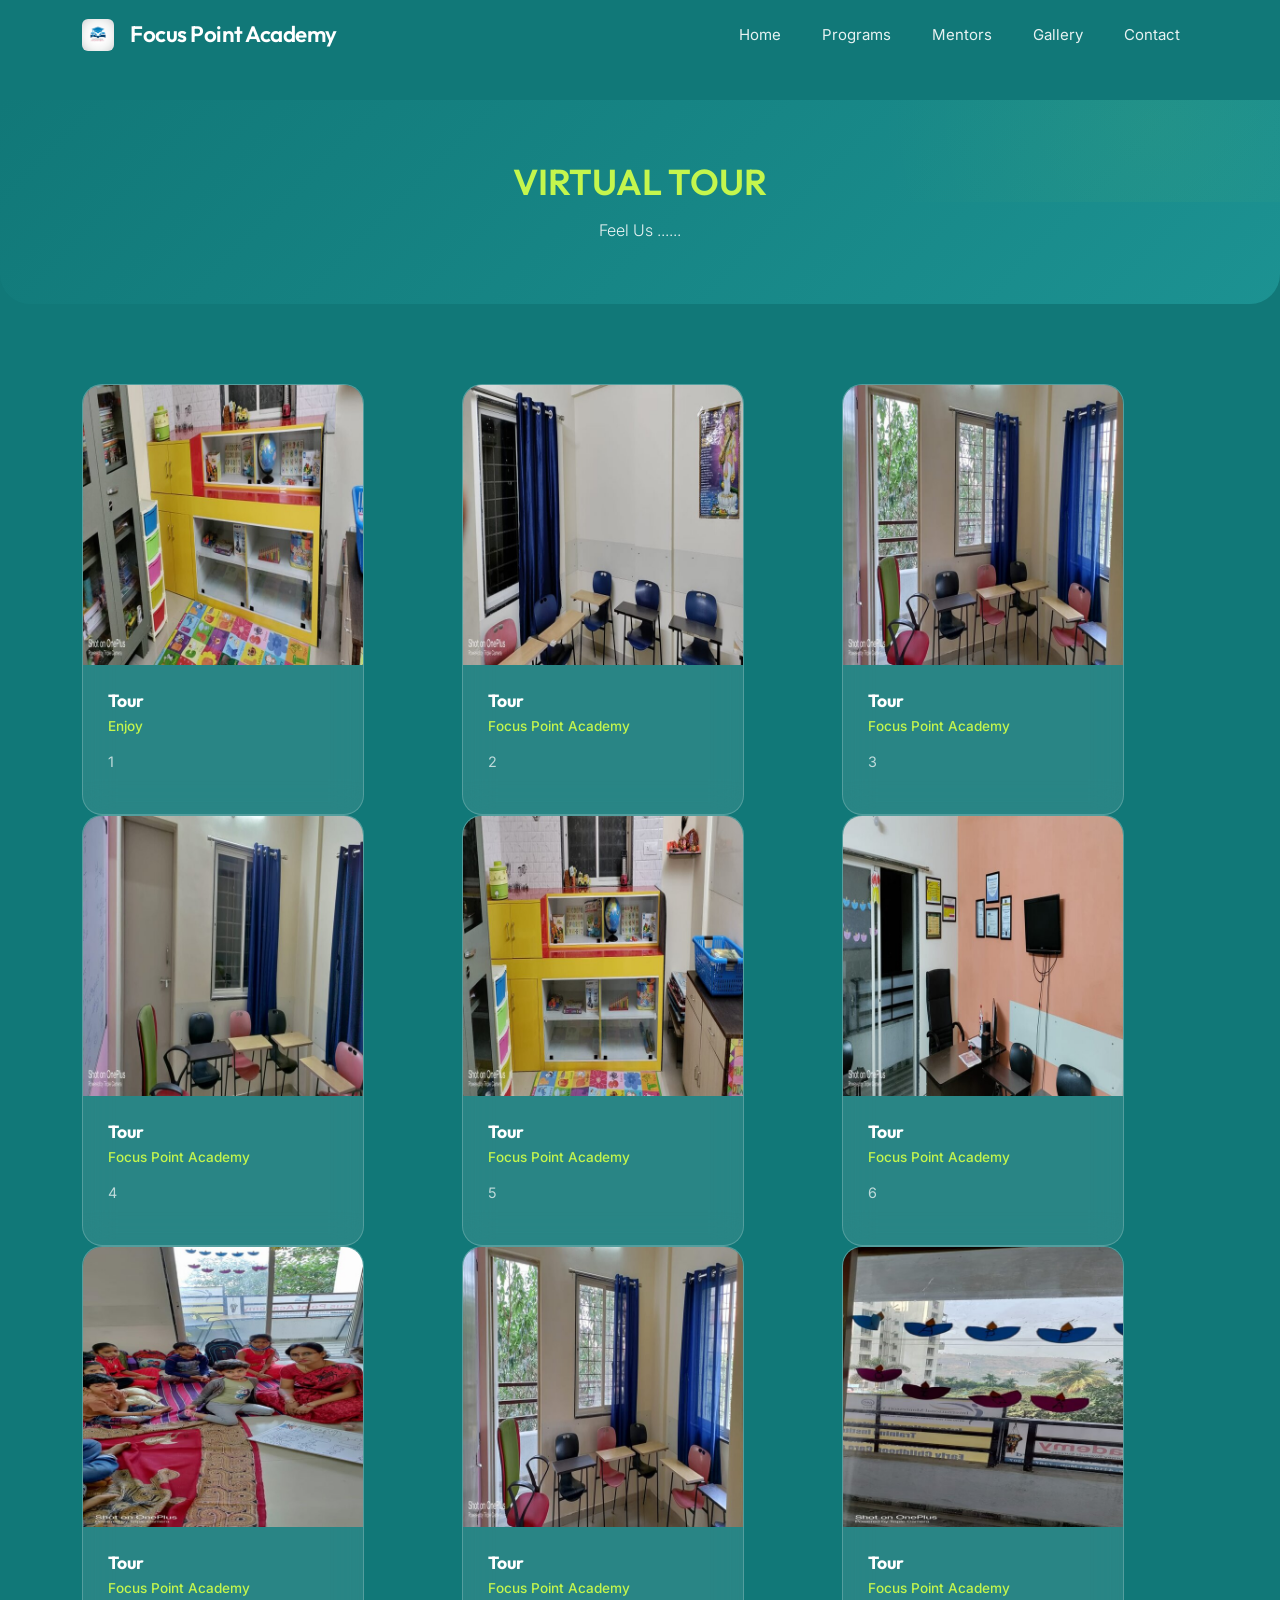
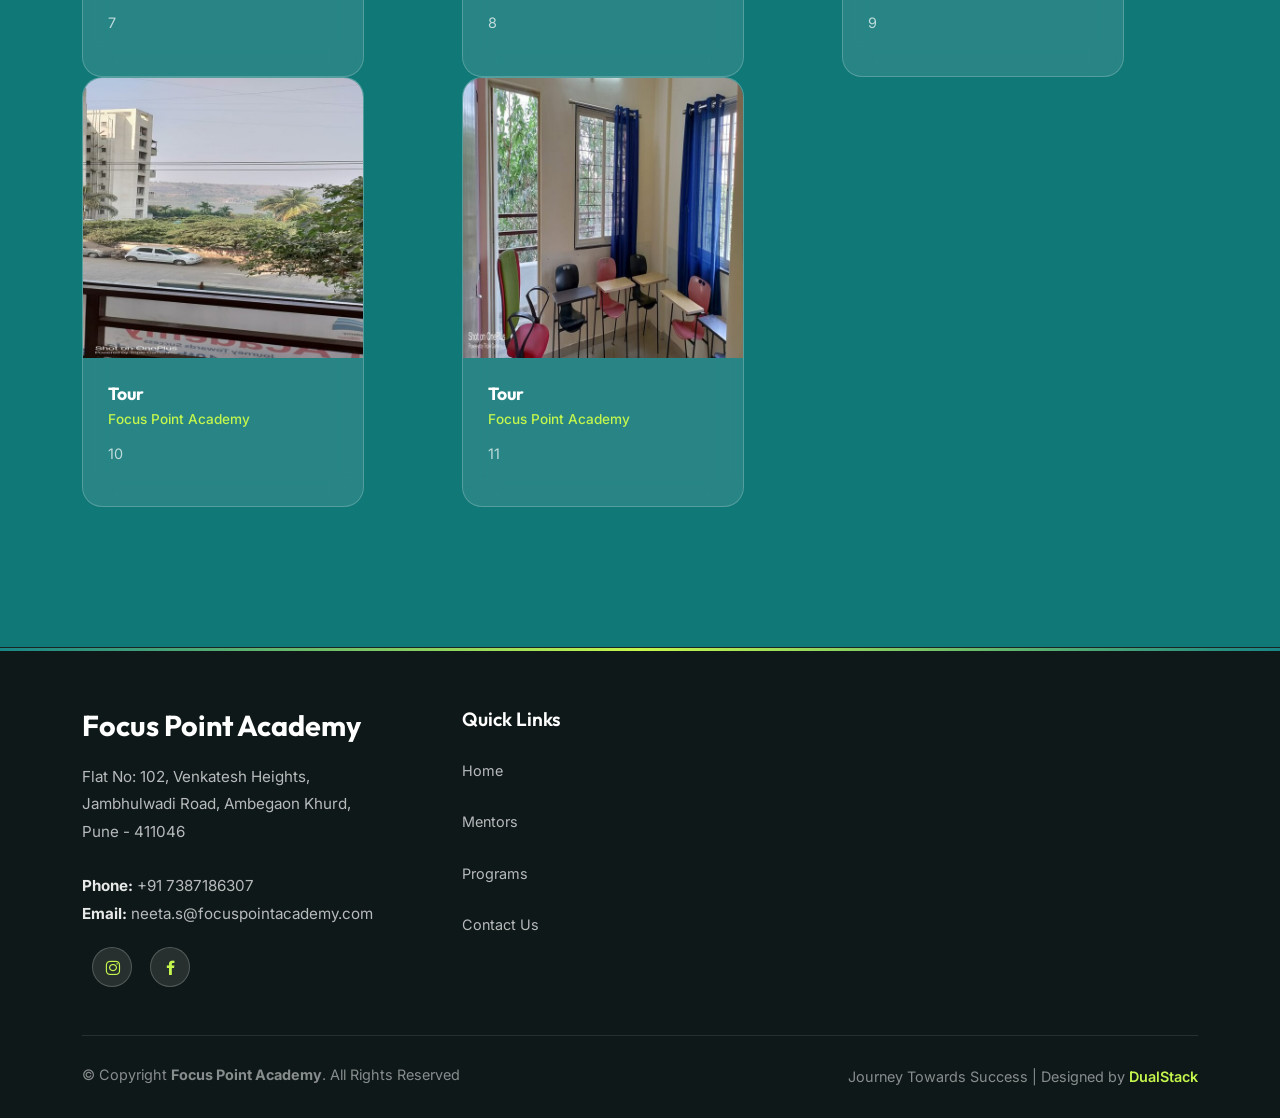
<file: tour.html>
<!DOCTYPE html>
<html lang="en">

<head>
  <meta charset="utf-8">
  <meta content="width=device-width, initial-scale=1.0" name="viewport">

  <title>FocusPointAcademy</title>
  <meta content="" name="description">
  <meta content="" name="keywords">

  <!-- Favicons -->
  <link href="assets/img/favicon.png" rel="icon">
  <link href="assets/img/apple-touch-icon.png" rel="apple-touch-icon">

  <!-- Google Fonts -->
  <link href="https://fonts.googleapis.com/css?family=Open+Sans:300,300i,400,400i,600,600i,700,700i|Raleway:300,300i,400,400i,500,500i,600,600i,700,700i|Poppins:300,300i,400,400i,500,500i,600,600i,700,700i" rel="stylesheet">

  <!-- Vendor CSS Files -->
  <link href="assets/vendor/animate.css/animate.min.css" rel="stylesheet">
  <link href="assets/vendor/aos/aos.css" rel="stylesheet">
  <link href="assets/vendor/bootstrap/css/bootstrap.min.css" rel="stylesheet">
  <link href="assets/vendor/bootstrap-icons/bootstrap-icons.css" rel="stylesheet">
  <link href="assets/vendor/boxicons/css/boxicons.min.css" rel="stylesheet">
  <link href="assets/vendor/remixicon/remixicon.css" rel="stylesheet">
  <link href="assets/vendor/swiper/swiper-bundle.min.css" rel="stylesheet">

  <!-- Template Main CSS File -->
  <link href="assets/css/style.css?v=2.0" rel="stylesheet">

  
</head>

<body>

      <!-- ======= Header ======= -->
  <header id="header" class="fixed-top">
    <div class="container d-flex align-items-center justify-content-between">
      <div class="d-flex align-items-center">
        <!-- Kept the original icon, but applying simple text logo -->
        <a href="index.html" class="logo me-2 d-flex align-items-center"><img src="assets/img/favicon.png" alt="Focus Point Academy" class="img-fluid" style="border-radius:6px;width:32px;height:32px;display:block;"></a>
        <h1 class="logo me-auto m-0 d-flex align-items-center"><a href="index.html" style="color:#fff !important; font-family:'Outfit',sans-serif;font-weight:600;font-size:1.4rem;letter-spacing:-0.5px;line-height:1;margin-bottom:2px;">Focus Point Academy</a></h1>
      </div>

      <nav id="navbar" class="navbar">
        <ul>
          <li><a href="index.html">Home</a></li>
          <li><a href="courses.html">Programs</a></li>
          <li><a href="about.html">Mentors</a></li>
          <li><a href="gallery.html">Gallery</a></li>
          <li><a href="contact.html">Contact</a></li>
        </ul>
        <i class="bi bi-list mobile-nav-toggle"></i>
      </nav>

    </div>
  </header><!-- End Header -->

  <main id="main" data-aos="fade-in">

    <!-- ======= Breadcrumbs ======= -->
    <div class="breadcrumbs">
      <div class="container">
        <h2>VIRTUAL TOUR</h2>
        <p>Feel Us ...... </p>
      </div>
    </div><!-- End Breadcrumbs -->

    <!-- ======= Trainers Section ======= -->
    <section id="trainers" class="trainers">
      <div class="container" data-aos="fade-up">

        <div class="row" data-aos="zoom-in" data-aos-delay="100">
          <div class="col-lg-4 col-md-6 d-flex align-items-stretch">
            <div class="member">
              <img src="assets/img/trainers/tour1.jpg" class="img-fluid" alt="">
              <div class="member-content">
                <h4>Tour</h4>
                <span>Enjoy</span>
                <p>
                  1
                </p>
                
              </div>
            </div>
          </div>

          <div class="col-lg-4 col-md-6 d-flex align-items-stretch">
            <div class="member">
              <img src="assets/img/trainers/tour3.jpg" class="img-fluid" alt="">
              <div class="member-content">
                <h4>Tour</h4>
                <span>Focus Point Academy</span>
                <p>
                  2
                </p>
                  </div>
            </div>
          </div>

 <div class="col-lg-4 col-md-6 d-flex align-items-stretch">
            <div class="member">
              <img src="assets/img/trainers/tour11.jpg" class="img-fluid" alt="">
              <div class="member-content">
                <h4>Tour</h4>
                <span>Focus Point Academy</span>
                <p>
                  3
                </p>
                  </div>
            </div>
          </div>
           <div class="col-lg-4 col-md-6 d-flex align-items-stretch">
            <div class="member">
              <img src="assets/img/trainers/tour4.jpg" class="img-fluid" alt="">
              <div class="member-content">
                <h4>Tour</h4>
                <span>Focus Point Academy</span>
                <p>
                  4
                </p>
                  </div>
            </div>
          </div>
           <div class="col-lg-4 col-md-6 d-flex align-items-stretch">
            <div class="member">
              <img src="assets/img/trainers/tour2.jpg" class="img-fluid" alt="">
              <div class="member-content">
                <h4>Tour</h4>
                <span>Focus Point Academy</span>
                <p>
                 5
                </p>
                  </div>
            </div>
          </div>
          



          <div class="col-lg-4 col-md-6 d-flex align-items-stretch">
            <div class="member">
              <img src="assets/img/trainers/tour6.jpg" class="img-fluid" alt="">
              <div class="member-content">
                <h4>Tour </h4>
                <span>Focus Point Academy</span>
                <p>
                6
                </p>
                
              </div>
            </div>
          </div>

 <div class="col-lg-4 col-md-6 d-flex align-items-stretch">
            <div class="member">
              <img src="assets/img/trainers/tour7.jpg" class="img-fluid" alt="">
              <div class="member-content">
                <h4>Tour </h4>
                <span>Focus Point Academy</span>
                <p>
                7
                </p>
                
              </div>
            </div>
          </div>
           <div class="col-lg-4 col-md-6 d-flex align-items-stretch">
            <div class="member">
              <img src="assets/img/trainers/tour8.jpg" class="img-fluid" alt="">
              <div class="member-content">
                <h4>Tour </h4>
                <span>Focus Point Academy</span>
                <p>
                8
                </p>
                
              </div>
            </div>
          </div>
           <div class="col-lg-4 col-md-6 d-flex align-items-stretch">
            <div class="member">
              <img src="assets/img/trainers/tour9.jpg" class="img-fluid" alt="">
              <div class="member-content">
                <h4>Tour </h4>
                <span>Focus Point Academy</span>
                <p>
                9
                </p>
                
              </div>
            </div>
          </div>
           <div class="col-lg-4 col-md-6 d-flex align-items-stretch">
            <div class="member">
              <img src="assets/img/trainers/tour10.jpg" class="img-fluid" alt="">
              <div class="member-content">
                <h4>Tour </h4>
                <span>Focus Point Academy</span>
                <p>
                10
                </p>
                
              </div>
            </div>
          </div>
           <div class="col-lg-4 col-md-6 d-flex align-items-stretch">
            <div class="member">
              <img src="assets/img/trainers/tour11.jpg" class="img-fluid" alt="">
              <div class="member-content">
                <h4>Tour </h4>
                <span>Focus Point Academy</span>
                <p>
                11
                </p>
                
              </div>
            </div>
          </div>
          

        </div>

      </div>
    </section><!-- End Trainers Section -->

  </main><!-- End #main -->

      <!-- ======= Footer ======= -->
  <footer id="footer" style="background:#0f1818; padding:60px 0 30px 0; color:var(--white-70); border-top:1px solid rgba(255,255,255,0.05); margin-top:60px;">
    <div class="container">
      <div class="row gy-4">
        <div class="col-lg-4 col-md-6 footer-contact">
          <h3 style="color:#fff; font-family:'Outfit', sans-serif; font-size:1.8rem; font-weight:700; margin-bottom:20px;">Focus Point Academy</h3>
          <p style="font-size:0.95rem; line-height:1.8; margin-bottom:20px; color:var(--white-70);">
            Flat No: 102, Venkatesh Heights,<br>
            Jambhulwadi Road, Ambegaon Khurd,<br>
            Pune - 411046<br><br>
            <strong>Phone:</strong> +91 7387186307 <br>
            <strong>Email:</strong> neeta.s@focuspointacademy.com<br>
          </p>
          <div class="social-links d-flex gap-2">
            <a href="https://www.instagram.com/focuspointacademy_official/" class="instagram" target="_blank" style="width:40px; height:40px; border-radius:50%; background:var(--white-10); display:flex; align-items:center; justify-content:center; color:var(--lime); transition:all 0.3s;"><i class="bx bxl-instagram" style="font-size:1.2rem;"></i></a>
            <a href="https://www.facebook.com/profile.php?id=100063905861281" class="facebook" target="_blank" style="width:40px; height:40px; border-radius:50%; background:var(--white-10); display:flex; align-items:center; justify-content:center; color:var(--lime); transition:all 0.3s;"><i class="bx bxl-facebook" style="font-size:1.2rem;"></i></a>
          </div>
        </div>

        <div class="col-lg-2 col-md-6 footer-links">
          <h4 style="color:#fff; font-family:'Outfit', sans-serif; font-size:1.2rem; font-weight:600; margin-bottom:20px;">Quick Links</h4>
          <ul style="list-style:none; padding:0; margin:0;">
            <li style="margin-bottom:12px;"><a href="index.html" style="color:var(--white-70); text-decoration:none; transition:0.3s;">Home</a></li>
            <li style="margin-bottom:12px;"><a href="about.html" style="color:var(--white-70); text-decoration:none; transition:0.3s;">Mentors</a></li>
            <li style="margin-bottom:12px;"><a href="courses.html" style="color:var(--white-70); text-decoration:none; transition:0.3s;">Programs</a></li>
            <li style="margin-bottom:12px;"><a href="contact.html" style="color:var(--white-70); text-decoration:none; transition:0.3s;">Contact Us</a></li>
          </ul>
        </div>
      </div>
      
      <div class="mt-5 pt-4 d-flex justify-content-between align-items-center flex-wrap" style="border-top:1px solid rgba(255,255,255,0.1);">
        <div class="copyright" style="font-size:0.9rem;">
          &copy; Copyright <strong><span>Focus Point Academy</span></strong>. All Rights Reserved
        </div>
        <div class="credits" style="font-size:0.9rem;">
          Journey Towards Success | Designed by <a href="#" style="color:var(--lime); font-weight:600; text-decoration:none;">DualStack</a>
        </div>
      </div>
    </div>
  </footer><!-- End Footer -->

  <div id="preloader"></div>
  <a href="#" class="back-to-top d-flex align-items-center justify-content-center"><i class="bi bi-arrow-up-short"></i></a>

  <!-- Vendor JS Files -->
  <script src="assets/vendor/purecounter/purecounter.js"></script>
  <script src="assets/vendor/aos/aos.js"></script>
  <script src="assets/vendor/bootstrap/js/bootstrap.bundle.min.js"></script>
  <script src="assets/vendor/swiper/swiper-bundle.min.js"></script>
  <script src="assets/vendor/php-email-form/validate.js"></script>

  <!-- Template Main JS File -->
  <script src="assets/js/main.js?v=2.0"></script>

</body>

</html>
</file>
<file: assets/css/style.css>
/**
 * Focus Point Academy — Premium Redesign
 * Design: Dark teal gradient, lime-green accents, glassmorphism
 */

/* ===== Google Fonts ===== */
@import url('https://fonts.googleapis.com/css2?family=Inter:wght@300;400;500;600;700;800;900&family=Outfit:wght@300;400;500;600;700;800&display=swap');

/* ===== CSS Variables ===== */
:root {
  --teal-dark: #117878;
  --teal-mid: #1c9292;
  --teal-light: #25a0a0;
  --teal-accent: #198787;
  --lime: #c4f64d;
  --lime-hover: #b4ed32;
  --white: #ffffff;
  --white-90: rgba(255,255,255,0.9);
  --white-70: rgba(255,255,255,0.7);
  --white-50: rgba(255,255,255,0.5);
  --white-20: rgba(255,255,255,0.2);
  --white-10: rgba(255,255,255,0.1);
  --white-05: rgba(255,255,255,0.05);
  --dark: #0f1818;
  --shadow: 0 8px 32px rgba(0,0,0,0.1);
  --shadow-lg: 0 20px 60px rgba(0,0,0,0.15);
  --glass-bg: rgba(255,255,255,0.1);
  --glass-border: rgba(255,255,255,0.2);
  --radius: 20px;
  --radius-sm: 12px;
  --radius-lg: 30px;
  --transition: all 0.3s cubic-bezier(0.4, 0, 0.2, 1);
  --font-primary: 'Inter', sans-serif;
  --font-heading: 'Outfit', sans-serif;
}

/* ===== Reset & Base ===== */
*, *::before, *::after {
  box-sizing: border-box;
  margin: 0;
  padding: 0;
}

html {
  scroll-behavior: smooth;
}

body {
  font-family: var(--font-primary);
  color: var(--white);
  background: var(--teal-dark);
  overflow-x: hidden;
  line-height: 1.6;
}

a {
  color: var(--lime);
  text-decoration: none;
  transition: var(--transition);
}

a:hover {
  color: var(--lime-hover);
  text-decoration: none;
}

h1, h2, h3, h4, h5, h6 {
  font-family: var(--font-heading);
  font-weight: 700;
  line-height: 1.2;
  color: var(--white);
}

p {
  color: var(--white-70);
}

img {
  max-width: 100%;
  height: auto;
}

section {
  padding: 80px 0;
}

/* ===== Utility Classes ===== */
.section-title {
  text-align: center;
  margin-bottom: 60px;
}

.section-title h2 {
  font-size: 2.5rem;
  font-weight: 800;
  margin-bottom: 15px;
  background: linear-gradient(135deg, var(--white), var(--lime));
  -webkit-background-clip: text;
  -webkit-text-fill-color: transparent;
  background-clip: text;
}

.section-title p {
  font-size: 1.1rem;
  color: var(--white-50);
  max-width: 600px;
  margin: 0 auto;
}

/* ===== Glassmorphism Card ===== */
.glass-card {
  background: var(--glass-bg);
  backdrop-filter: blur(20px);
  -webkit-backdrop-filter: blur(20px);
  border: 1px solid var(--glass-border);
  border-radius: var(--radius);
  padding: 30px;
  transition: var(--transition);
}

.glass-card:hover {
  background: rgba(255,255,255,0.12);
  transform: translateY(-5px);
  box-shadow: var(--shadow-lg);
}

/* ===== Back to Top ===== */
.back-to-top {
  position: fixed;
  visibility: hidden;
  opacity: 0;
  right: 20px;
  bottom: 20px;
  z-index: 996;
  background: var(--lime);
  width: 44px;
  height: 44px;
  border-radius: 50%;
  transition: var(--transition);
  display: flex;
  align-items: center;
  justify-content: center;
}

.back-to-top i {
  font-size: 24px;
  color: var(--teal-dark);
  line-height: 0;
}

.back-to-top:hover {
  background: var(--lime-hover);
  transform: translateY(-3px);
  box-shadow: 0 4px 20px rgba(200, 245, 66, 0.4);
}

.back-to-top.active {
  visibility: visible;
  opacity: 1;
}

/* ===== Preloader ===== */
#preloader {
  position: fixed;
  top: 0;
  left: 0;
  right: 0;
  bottom: 0;
  z-index: 9999;
  overflow: hidden;
  background: var(--teal-dark);
}

#preloader:before {
  content: "";
  position: fixed;
  top: calc(50% - 30px);
  left: calc(50% - 30px);
  border: 4px solid var(--lime);
  border-top-color: transparent;
  border-radius: 50%;
  width: 60px;
  height: 60px;
  animation: spin 0.8s linear infinite;
}

@keyframes spin {
  to { transform: rotate(360deg); }
}

/* ===== Header / Navbar ===== */
#header {
  transition: var(--transition);
  z-index: 997;
  padding: 15px 0;
  background: transparent;
}

#header.header-scrolled {
  background: rgba(10, 46, 46, 0.95);
  backdrop-filter: blur(20px);
  -webkit-backdrop-filter: blur(20px);
  padding: 12px 0;
  box-shadow: 0 4px 30px rgba(0,0,0,0.2);
}

#header .logo h1 {
  font-size: 1.5rem;
  margin: 0;
  font-weight: 700;
  letter-spacing: -0.5px;
  font-family: var(--font-heading);
}

#header .logo h1 a {
  color: var(--white);
}

#header .logo h1 a:hover {
  color: var(--lime);
}

#header .logo img {
  max-height: 40px;
  margin-right: 8px;
}

/* ===== Desktop Nav ===== */
.navbar {
  padding: 0;
}

.navbar ul {
  margin: 0;
  padding: 0;
  display: flex;
  list-style: none;
  align-items: center;
}

.navbar li {
  position: relative;
}

.navbar > ul > li {
  margin-left: 5px;
}

.navbar a,
.navbar a:focus {
  display: flex;
  align-items: center;
  justify-content: space-between;
  padding: 8px 18px;
  font-family: var(--font-primary);
  font-size: 15px;
  font-weight: 400;
  color: var(--white-90);
  white-space: nowrap;
  transition: var(--transition);
  border-radius: 8px;
}

.navbar a i,
.navbar a:focus i {
  font-size: 12px;
  line-height: 0;
  margin-left: 5px;
}

.navbar a:hover,
.navbar .active,
.navbar .active:focus,
.navbar li:hover > a {
  color: var(--white);
}

.btn-login {
  background: #181c18;
  color: #fff !important;
  font-weight: 500;
  font-size: 15px;
  padding: 10px 24px;
  border-radius: 30px;
  display: flex;
  align-items: center;
  gap: 8px;
  transition: var(--transition);
}

.btn-login i {
  color: var(--lime);
  background: rgba(196, 246, 77, 0.1);
  border-radius: 50%;
  padding: 4px;
}

.btn-login:hover {
  background: #252a25;
  transform: translateY(-2px);
}

/* Dropdown */
.navbar .dropdown ul {
  display: block;
  position: absolute;
  left: 14px;
  top: calc(100% + 10px);
  margin: 0;
  padding: 10px;
  z-index: 99;
  opacity: 0;
  visibility: hidden;
  background: rgba(10, 46, 46, 0.95);
  backdrop-filter: blur(20px);
  -webkit-backdrop-filter: blur(20px);
  border: 1px solid var(--glass-border);
  border-radius: var(--radius-sm);
  transition: var(--transition);
  min-width: 220px;
  box-shadow: var(--shadow-lg);
}

.navbar .dropdown ul li {
  min-width: 200px;
}

.navbar .dropdown ul a {
  padding: 10px 16px;
  font-size: 13px;
  color: var(--white-70);
  border-radius: 6px;
}

.navbar .dropdown ul a i {
  font-size: 12px;
}

.navbar .dropdown ul a:hover,
.navbar .dropdown ul .active:hover,
.navbar .dropdown ul li:hover > a {
  color: var(--lime);
  background: var(--white-10);
}

.navbar .dropdown:hover > ul {
  opacity: 1;
  top: 100%;
  visibility: visible;
}

.navbar .dropdown .dropdown ul {
  top: 0;
  left: calc(100% - 10px);
  visibility: hidden;
}

.navbar .dropdown .dropdown:hover > ul {
  opacity: 1;
  top: 0;
  left: 100%;
  visibility: visible;
}

/* Get Started / CTA btn */
.get-started-btn {
  padding: 10px 28px;
  background: var(--lime);
  color: var(--teal-dark) !important;
  border-radius: 50px;
  font-weight: 600;
  font-size: 14px;
  font-family: var(--font-primary);
  letter-spacing: 0.3px;
  transition: var(--transition);
  border: none;
  display: inline-flex;
  align-items: center;
  gap: 6px;
}

.get-started-btn:hover {
  background: var(--lime-hover);
  transform: translateY(-2px);
  box-shadow: 0 6px 25px rgba(200, 245, 66, 0.35);
  color: var(--teal-dark) !important;
}

/* ===== Mobile Nav ===== */
.mobile-nav-toggle {
  color: var(--white);
  font-size: 28px;
  cursor: pointer;
  display: none;
  line-height: 0;
  transition: var(--transition);
}

.mobile-nav-toggle:hover {
  color: var(--lime);
}

@media (max-width: 991px) {
  .mobile-nav-toggle {
    display: block;
  }

  .navbar ul {
    display: none;
  }
}

.navbar-mobile {
  position: fixed;
  overflow: hidden;
  top: 0;
  right: 0;
  left: 0;
  bottom: 0;
  background: rgba(10, 46, 46, 0.97);
  transition: 0.3s;
  z-index: 999;
}

.navbar-mobile .mobile-nav-toggle {
  position: absolute;
  top: 15px;
  right: 15px;
}

.navbar-mobile ul {
  display: block;
  position: absolute;
  top: 55px;
  right: 15px;
  bottom: 15px;
  left: 15px;
  padding: 10px;
  background: rgba(255,255,255,0.05);
  border: 1px solid var(--glass-border);
  overflow-y: auto;
  transition: 0.3s;
  border-radius: var(--radius);
}

.navbar-mobile a,
.navbar-mobile a:focus {
  padding: 12px 20px;
  font-size: 15px;
  color: var(--white-70);
  border-radius: 8px;
}

.navbar-mobile a:hover,
.navbar-mobile .active,
.navbar-mobile li:hover > a {
  color: var(--lime);
  background: var(--white-10);
}

.navbar-mobile .dropdown ul {
  position: static;
  display: none;
  margin: 5px 15px;
  padding: 10px;
  z-index: 99;
  opacity: 1;
  visibility: visible;
  background: rgba(255,255,255,0.03);
  border: 1px solid var(--white-10);
  border-radius: var(--radius-sm);
  box-shadow: none;
}

.navbar-mobile .dropdown ul li {
  min-width: 200px;
}

.navbar-mobile .dropdown ul a {
  padding: 10px 20px;
  font-size: 14px;
}

.navbar-mobile .dropdown > .dropdown-active {
  display: block;
}

/* ===== Hero Section ===== */
.hero {
  width: 100%;
  position: relative;
  overflow: hidden;
  display: flex;
  align-items: center;
  padding-top: 100px;
  background: linear-gradient(135deg, #226466 0%, #158b8b 100%);
}

.hero-grid {
  position: absolute;
  top: 0;
  left: 0;
  width: 100%;
  height: 100%;
  background-image: 
    linear-gradient(var(--white-10) 1px, transparent 1px),
    linear-gradient(90deg, var(--white-10) 1px, transparent 1px);
  background-size: 90px 90px;
  z-index: 1;
  pointer-events: none;
}

.hero .container {
  position: relative;
  z-index: 2;
}

.hero-content {
  padding-right: 40px;
}

.hero-badge {
  display: inline-flex;
  align-items: center;
  gap: 8px;
  background: var(--white-10);
  border: 1px solid var(--glass-border);
  border-radius: 50px;
  padding: 6px 18px;
  font-size: 13px;
  font-weight: 500;
  color: var(--lime);
  margin-bottom: 25px;
  backdrop-filter: blur(10px);
}

.hero-badge i {
  font-size: 16px;
}

.hero h1 {
  font-size: 3.5rem;
  font-weight: 800;
  line-height: 1.1;
  margin-bottom: 20px;
  letter-spacing: -1px;
}

.hero h1 span {
  color: var(--lime);
}

.hero .hero-subtitle {
  font-size: 1.15rem;
  color: var(--white-70);
  margin-bottom: 35px;
  max-width: 500px;
  line-height: 1.7;
}

.hero-btns {
  display: flex;
  align-items: center;
  gap: 20px;
  flex-wrap: wrap;
  margin-bottom: 40px;
}

.hero-btns .btn-primary-custom {
  padding: 14px 36px;
  background: var(--lime);
  color: var(--teal-dark);
  border: none;
  border-radius: 50px;
  font-weight: 700;
  font-size: 15px;
  font-family: var(--font-primary);
  cursor: pointer;
  transition: var(--transition);
  display: inline-flex;
  align-items: center;
  gap: 8px;
}

.hero-btns .btn-primary-custom:hover {
  background: var(--lime-hover);
  transform: translateY(-3px);
  box-shadow: 0 8px 30px rgba(200, 245, 66, 0.35);
}

.hero-btns .btn-outline-custom {
  padding: 14px 36px;
  background: transparent;
  color: var(--white);
  border: 2px solid var(--white-20);
  border-radius: 50px;
  font-weight: 600;
  font-size: 15px;
  font-family: var(--font-primary);
  cursor: pointer;
  transition: var(--transition);
}

.hero-btns .btn-outline-custom:hover {
  border-color: var(--lime);
  color: var(--lime);
  background: var(--white-05);
}

.hero-stats {
  display: flex;
  gap: 30px;
  flex-wrap: wrap;
}

.hero-stat {
  display: flex;
  align-items: center;
  gap: 12px;
}

.hero-stat-icon {
  width: 48px;
  height: 48px;
  border-radius: 12px;
  background: var(--white-10);
  border: 1px solid var(--glass-border);
  display: flex;
  align-items: center;
  justify-content: center;
  font-size: 20px;
  color: var(--lime);
}

.hero-stat-info h4 {
  font-size: 1.5rem;
  font-weight: 800;
  margin-bottom: 2px;
}

.hero-stat-info p {
  font-size: 0.8rem;
  color: var(--white-50);
  margin: 0;
}

/* Hero Image Side */
.hero-image-wrapper {
  position: relative;
  display: flex;
  justify-content: center;
  align-items: center;
}

.hero-image-wrapper img {
  border-radius: var(--radius-lg);
  max-width: 100%;
  box-shadow: var(--shadow-lg);
  border: 2px solid var(--white-10);
}

.floating-glass-card {
  position: absolute;
  background: rgba(255, 255, 255, 0.1);
  backdrop-filter: blur(25px);
  -webkit-backdrop-filter: blur(25px);
  border: 1px solid rgba(255, 255, 255, 0.2);
  border-radius: var(--radius);
  padding: 16px 24px;
  animation: float 4s ease-in-out infinite;
  box-shadow: var(--shadow);
  z-index: 10;
}

.floating-card:nth-child(2) {
  top: 15%;
  right: -20px;
  animation-delay: 0s;
}

.floating-card:nth-child(3) {
  bottom: 20%;
  left: -30px;
  animation-delay: 1.5s;
}

.floating-card:nth-child(4) {
  bottom: 5%;
  right: 10%;
  animation-delay: 3s;
}

.floating-card .fc-icon {
  width: 42px;
  height: 42px;
  border-radius: 10px;
  background: var(--lime);
  display: flex;
  align-items: center;
  justify-content: center;
  font-size: 18px;
  color: var(--teal-dark);
  flex-shrink: 0;
}

.floating-card .fc-info h5 {
  font-size: 1.1rem;
  font-weight: 700;
  margin-bottom: 2px;
  color: var(--white);
}

.floating-card .fc-info p {
  font-size: 0.75rem;
  color: var(--white-50);
  margin: 0;
}

@keyframes float {
  0%, 100% { transform: translateY(0); }
  50% { transform: translateY(-12px); }
}

/* ===== Feature Strip ===== */
.feature-strip {
  padding: 0;
  margin-top: -60px;
  position: relative;
  z-index: 3;
}

.feature-strip .container {
  display: grid;
  grid-template-columns: repeat(4, 1fr);
  gap: 20px;
}

.feature-box {
  background: var(--glass-bg);
  backdrop-filter: blur(15px);
  -webkit-backdrop-filter: blur(15px);
  border: 1px solid var(--glass-border);
  border-radius: var(--radius);
  padding: 30px 25px;
  text-align: center;
  transition: var(--transition);
}

.feature-box:hover {
  transform: translateY(-5px);
  background: rgba(255,255,255,0.12);
  box-shadow: var(--shadow);
}

.feature-box.highlighted {
  background: var(--lime);
  border-color: var(--lime);
}

.feature-box.highlighted * {
  color: var(--teal-dark) !important;
}

.feature-box .fb-icon {
  width: 56px;
  height: 56px;
  border-radius: 14px;
  background: var(--white-10);
  display: flex;
  align-items: center;
  justify-content: center;
  font-size: 24px;
  color: var(--lime);
  margin: 0 auto 18px;
}

.feature-box.highlighted .fb-icon {
  background: rgba(10, 46, 46, 0.2);
  color: var(--teal-dark);
}

.feature-box h4 {
  font-size: 1rem;
  font-weight: 700;
  margin-bottom: 8px;
}

.feature-box p {
  font-size: 0.85rem;
  margin: 0;
}

/* ===== About Section ===== */
.about-section {
  background: linear-gradient(180deg, var(--teal-dark), var(--teal-mid));
}

.about-section .about-img {
  border-radius: var(--radius-lg);
  overflow: hidden;
  box-shadow: var(--shadow-lg);
  border: 2px solid var(--white-10);
}

.about-section .about-img img {
  width: 100%;
  height: 100%;
  object-fit: cover;
  transition: var(--transition);
}

.about-section .about-img:hover img {
  transform: scale(1.05);
}

.about-section .about-content h3 {
  font-size: 2rem;
  font-weight: 800;
  margin-bottom: 20px;
}

.about-section .about-content h3 span {
  color: var(--lime);
}

.about-section .about-content p {
  margin-bottom: 15px;
  line-height: 1.8;
}

.about-section .about-features {
  list-style: none;
  padding: 0;
  margin: 25px 0;
}

.about-section .about-features li {
  display: flex;
  align-items: center;
  gap: 12px;
  padding: 10px 0;
  color: var(--white-90);
  font-size: 0.95rem;
}

.about-section .about-features li i {
  width: 28px;
  height: 28px;
  border-radius: 50%;
  background: rgba(200, 245, 66, 0.15);
  color: var(--lime);
  display: flex;
  align-items: center;
  justify-content: center;
  font-size: 14px;
  flex-shrink: 0;
}

/* ===== Stats / Counts ===== */
.counts {
  background: linear-gradient(135deg, var(--teal-mid), var(--teal-light));
}

.counts .count-box {
  text-align: center;
  padding: 30px;
  background: var(--glass-bg);
  backdrop-filter: blur(15px);
  border: 1px solid var(--glass-border);
  border-radius: var(--radius);
  transition: var(--transition);
}

.counts .count-box:hover {
  transform: translateY(-8px);
  box-shadow: var(--shadow-lg);
  background: rgba(255,255,255,0.12);
}

.counts .count-box span {
  font-size: 2.8rem;
  font-weight: 800;
  display: block;
  color: var(--lime);
  font-family: var(--font-heading);
}

.counts .count-box p {
  font-size: 0.95rem;
  margin-top: 8px;
  color: var(--white-70);
}

/* ===== Course Cards ===== */
.courses {
  background: var(--teal-dark);
}

.course-item {
  background: var(--glass-bg);
  backdrop-filter: blur(15px);
  border: 1px solid var(--glass-border);
  border-radius: var(--radius);
  overflow: hidden;
  transition: var(--transition);
  height: 100%;
}

.course-item:hover {
  transform: translateY(-8px);
  box-shadow: var(--shadow-lg);
  border-color: var(--lime);
}

.course-item img {
  width: 100%;
  height: 220px;
  object-fit: cover;
  transition: var(--transition);
}

.course-item:hover img {
  transform: scale(1.05);
}

.course-item .course-content {
  padding: 25px;
}

.course-item .course-content h3 {
  font-size: 1.15rem;
  font-weight: 700;
  margin-bottom: 10px;
}

.course-item .course-content h3 a {
  color: var(--white);
  transition: var(--transition);
}

.course-item .course-content h3 a:hover {
  color: var(--lime);
}

.course-item .course-content p {
  font-size: 0.9rem;
  line-height: 1.7;
}

.course-item .course-content .course-meta {
  display: flex;
  justify-content: space-between;
  align-items: center;
  margin-top: 18px;
  padding-top: 15px;
  border-top: 1px solid var(--white-10);
}

.course-item .course-content .course-meta span {
  font-size: 0.8rem;
  color: var(--white-50);
  display: flex;
  align-items: center;
  gap: 6px;
}

.course-item .course-content .course-meta span i {
  color: var(--lime);
  font-size: 14px;
}

/* ===== Breadcrumbs (Inner Pages) ===== */
.breadcrumbs {
  padding: 140px 0 60px;
  background: linear-gradient(135deg, var(--teal-dark) 0%, var(--teal-mid) 50%, var(--teal-light) 100%);
  position: relative;
  overflow: hidden;
  text-align: center;
}

.breadcrumbs::before {
  content: '';
  position: absolute;
  top: -30%;
  right: -20%;
  width: 60%;
  height: 80%;
  background: radial-gradient(circle, rgba(200,245,66,0.05) 0%, transparent 70%);
  pointer-events: none;
}

.breadcrumbs h2 {
  font-size: 2.8rem;
  font-weight: 800;
  margin-bottom: 10px;
  position: relative;
  z-index: 1;
}

.breadcrumbs p {
  font-size: 1.1rem;
  color: var(--white-50);
  position: relative;
  z-index: 1;
}

/* ===== Gallery Section ===== */
.gallery-section {
  background: linear-gradient(180deg, var(--teal-dark), var(--teal-mid));
  padding: 80px 0 100px;
}

.gallery-grid {
  display: grid;
  grid-template-columns: repeat(auto-fill, minmax(280px, 1fr));
  gap: 20px;
}

.gallery-item {
  position: relative;
  border-radius: var(--radius);
  overflow: hidden;
  aspect-ratio: 1;
  cursor: pointer;
  border: 1px solid var(--glass-border);
}

.gallery-item img {
  width: 100%;
  height: 100%;
  object-fit: cover;
  transition: transform 0.5s ease, filter 0.3s ease;
}

.gallery-item::after {
  content: '';
  position: absolute;
  inset: 0;
  background: linear-gradient(180deg, transparent 40%, rgba(10, 46, 46, 0.85) 100%);
  opacity: 0;
  transition: opacity 0.3s ease;
}

.gallery-item:hover::after {
  opacity: 1;
}

.gallery-item:hover img {
  transform: scale(1.1);
}

.gallery-item .gallery-caption {
  position: absolute;
  bottom: 0;
  left: 0;
  right: 0;
  padding: 20px;
  z-index: 2;
  transform: translateY(20px);
  opacity: 0;
  transition: var(--transition);
}

.gallery-item:hover .gallery-caption {
  transform: translateY(0);
  opacity: 1;
}

.gallery-caption h4 {
  font-size: 1rem;
  font-weight: 600;
  margin-bottom: 4px;
}

.gallery-caption p {
  font-size: 0.8rem;
  color: var(--white-50);
  margin: 0;
}

/* Gallery Filter Tabs */
.gallery-filters {
  display: flex;
  justify-content: center;
  gap: 10px;
  flex-wrap: wrap;
  margin-bottom: 40px;
}

.gallery-filters button {
  padding: 8px 24px;
  border: 1px solid var(--glass-border);
  border-radius: 50px;
  background: var(--glass-bg);
  color: var(--white-70);
  font-family: var(--font-primary);
  font-size: 14px;
  font-weight: 500;
  cursor: pointer;
  transition: var(--transition);
  backdrop-filter: blur(10px);
}

.gallery-filters button:hover,
.gallery-filters button.active {
  background: var(--lime);
  color: var(--teal-dark);
  border-color: var(--lime);
}

/* ===== Trainers / Team Section ===== */
.trainers .member {
  background: var(--glass-bg);
  backdrop-filter: blur(15px);
  border: 1px solid var(--glass-border);
  border-radius: var(--radius);
  overflow: hidden;
  transition: var(--transition);
  height: 100%;
}

.trainers .member:hover {
  transform: translateY(-8px);
  box-shadow: var(--shadow-lg);
  border-color: var(--lime);
}

.trainers .member img {
  width: 100%;
  height: 280px;
  object-fit: cover;
  transition: var(--transition);
}

.trainers .member:hover img {
  transform: scale(1.05);
}

.trainers .member .member-content {
  padding: 25px;
}

.trainers .member .member-content h4 {
  font-size: 1.1rem;
  font-weight: 700;
  margin-bottom: 5px;
}

.trainers .member .member-content span {
  display: block;
  font-size: 0.85rem;
  font-weight: 500;
  color: var(--lime);
  margin-bottom: 12px;
}

.trainers .member .member-content p {
  font-size: 0.9rem;
  line-height: 1.6;
}

/* ===== Contact / Events Section ===== */
.contact-section {
  background: var(--teal-dark);
}

.contact-section .info-box {
  background: var(--glass-bg);
  backdrop-filter: blur(15px);
  border: 1px solid var(--glass-border);
  border-radius: var(--radius);
  padding: 30px;
  display: flex;
  align-items: flex-start;
  gap: 18px;
  transition: var(--transition);
  margin-bottom: 20px;
}

.contact-section .info-box:hover {
  transform: translateY(-3px);
  background: rgba(255,255,255,0.1);
}

.contact-section .info-box .info-icon {
  width: 48px;
  height: 48px;
  border-radius: 12px;
  background: var(--lime);
  display: flex;
  align-items: center;
  justify-content: center;
  font-size: 20px;
  color: var(--teal-dark);
  flex-shrink: 0;
}

.contact-section .info-box h4 {
  font-size: 1rem;
  font-weight: 600;
  margin-bottom: 5px;
}

.contact-section .info-box p {
  font-size: 0.9rem;
  margin: 0;
}

.contact-section .map-container {
  border-radius: var(--radius);
  overflow: hidden;
  border: 2px solid var(--glass-border);
  height: 100%;
  min-height: 350px;
}

.contact-section .map-container iframe {
  width: 100%;
  height: 100%;
  border: none;
}

/* ===== Certificates Page ===== */
.certificates-section {
  background: linear-gradient(180deg, var(--teal-dark), var(--teal-mid));
}

.cert-card {
  background: var(--glass-bg);
  backdrop-filter: blur(15px);
  border: 1px solid var(--glass-border);
  border-radius: var(--radius);
  overflow: hidden;
  transition: var(--transition);
}

.cert-card:hover {
  transform: translateY(-5px);
  box-shadow: var(--shadow-lg);
  border-color: var(--lime);
}

.cert-card img {
  width: 100%;
  height: 220px;
  object-fit: cover;
}

.cert-card .cert-info {
  padding: 20px;
  text-align: center;
}

.cert-card .cert-info h4 {
  font-size: 1rem;
  font-weight: 600;
}

/* ===== Tour Page ===== */
.tour-section {
  background: linear-gradient(180deg, var(--teal-dark), var(--teal-mid));
}

.tour-card {
  background: var(--glass-bg);
  backdrop-filter: blur(15px);
  border: 1px solid var(--glass-border);
  border-radius: var(--radius);
  overflow: hidden;
  transition: var(--transition);
  height: 100%;
}

.tour-card:hover {
  transform: translateY(-5px);
  box-shadow: var(--shadow-lg);
  border-color: var(--lime);
}

.tour-card img {
  width: 100%;
  height: 250px;
  object-fit: cover;
  transition: var(--transition);
}

.tour-card:hover img {
  transform: scale(1.05);
}

.tour-card .tour-info {
  padding: 20px;
}

.tour-card .tour-info h4 {
  font-size: 1.05rem;
  font-weight: 600;
  margin-bottom: 6px;
}

.tour-card .tour-info p {
  font-size: 0.85rem;
}

/* ===== Footer ===== */
#footer {
  background: var(--dark);
  position: relative;
  overflow: hidden;
}

#footer::before {
  content: '';
  position: absolute;
  top: 0;
  left: 0;
  right: 0;
  height: 3px;
  background: linear-gradient(90deg, var(--teal-accent), var(--lime), var(--teal-accent));
}

.footer-top {
  padding: 60px 0 40px;
}

.footer-top h3 {
  font-size: 1.3rem;
  font-weight: 700;
  margin-bottom: 20px;
  color: var(--white);
}

.footer-top h4 {
  font-size: 1rem;
  font-weight: 600;
  margin-bottom: 20px;
  color: var(--white);
}

.footer-contact p {
  font-size: 0.9rem;
  line-height: 1.8;
  color: var(--white-70);
}

.footer-contact p strong {
  color: var(--white-90);
}

.footer-links ul {
  list-style: none;
  padding: 0;
}

.footer-links ul li {
  padding: 8px 0;
}

.footer-links ul li a {
  color: var(--white-50);
  font-size: 0.9rem;
  display: flex;
  align-items: center;
  gap: 8px;
  transition: var(--transition);
}

.footer-links ul li a:hover {
  color: var(--lime);
  padding-left: 5px;
}

.footer-links ul li a i {
  font-size: 14px;
  color: var(--lime);
}

/* Footer bottom */
.footer-bottom {
  padding: 20px 0;
  border-top: 1px solid var(--white-10);
}

.copyright {
  font-size: 0.85rem;
  color: var(--white-50);
}

.credits {
  font-size: 0.8rem;
  color: var(--white-50);
  margin-top: 5px;
}

.credits a {
  color: var(--lime);
}

.social-links a {
  display: inline-flex;
  align-items: center;
  justify-content: center;
  width: 40px;
  height: 40px;
  border-radius: 50%;
  background: var(--white-10);
  border: 1px solid var(--glass-border);
  color: var(--white-70);
  font-size: 18px;
  margin-left: 10px;
  transition: var(--transition);
}

.social-links a:hover {
  background: var(--lime);
  color: var(--teal-dark);
  border-color: var(--lime);
  transform: translateY(-3px);
}

/* ===== WhatsApp Float ===== */
.whatsapp-float {
  position: fixed;
  bottom: 70px;
  right: 20px;
  z-index: 998;
  width: 56px;
  height: 56px;
  border-radius: 50%;
  background: #25d366;
  display: flex;
  align-items: center;
  justify-content: center;
  box-shadow: 0 4px 20px rgba(37, 211, 102, 0.4);
  transition: var(--transition);
}

.whatsapp-float:hover {
  transform: scale(1.1) translateY(-3px);
  box-shadow: 0 8px 30px rgba(37, 211, 102, 0.5);
}

.whatsapp-float i {
  font-size: 28px;
  color: var(--white);
}

/* ===== Responsive ===== */
@media (max-width: 1199px) {
  .hero h1 {
    font-size: 2.8rem;
  }
  
  .feature-strip .container {
    grid-template-columns: repeat(2, 1fr);
  }
}

@media (max-width: 991px) {
  .hero {
    padding-top: 100px;
    min-height: auto;
  }

  .hero h1 {
    font-size: 2.2rem;
  }

  .hero-content {
    padding-right: 0;
    text-align: center;
    margin-bottom: 40px;
  }

  .hero-subtitle {
    margin-left: auto;
    margin-right: auto;
  }

  .hero-btns {
    justify-content: center;
  }

  .hero-stats {
    justify-content: center;
  }

  .hero-image-wrapper {
    margin-top: 30px;
  }

  .floating-card {
    display: none;
  }

  .section-title h2 {
    font-size: 2rem;
  }

  .breadcrumbs {
    padding: 120px 0 50px;
  }

  .breadcrumbs h2 {
    font-size: 2.2rem;
  }

  section {
    padding: 60px 0;
  }
}

@media (max-width: 767px) {
  .hero h1 {
    font-size: 1.8rem;
  }

  .hero-stats {
    gap: 15px;
  }

  .hero-stat-info h4 {
    font-size: 1.2rem;
  }

  .feature-strip .container {
    grid-template-columns: 1fr;
    gap: 12px;
  }

  .feature-strip {
    margin-top: -30px;
  }

  .gallery-grid {
    grid-template-columns: repeat(auto-fill, minmax(200px, 1fr));
    gap: 12px;
  }

  .section-title h2 {
    font-size: 1.6rem;
  }

  .breadcrumbs h2 {
    font-size: 1.8rem;
  }

  .breadcrumbs {
    padding: 100px 0 40px;
  }

  section {
    padding: 50px 0;
  }
}

@media (max-width: 480px) {
  .hero h1 {
    font-size: 1.5rem;
  }

  .hero-btns .btn-primary-custom,
  .hero-btns .btn-outline-custom {
    padding: 12px 24px;
    font-size: 14px;
  }

  .gallery-grid {
    grid-template-columns: 1fr 1fr;
    gap: 8px;
  }

  .gallery-item {
    aspect-ratio: 1;
  }
}
/* ===== Breadcrumbs for Inner Pages ===== */
.breadcrumbs {
  margin-top: 100px;
  text-align: center;
  background: linear-gradient(135deg, var(--teal-dark) 0%, var(--teal-mid) 100%);
  padding: 60px 0;
  color: #fff;
  border-radius: 0 0 30px 30px;
}

.breadcrumbs h2 {
  font-size: 36px;
  font-weight: 600;
  font-family: var(--font-heading);
  color: var(--lime);
  margin-bottom: 15px;
}

.breadcrumbs p {
  font-size: 16px;
  margin-bottom: 0;
  color: var(--white-90);
  font-weight: 300;
  max-width: 600px;
  margin: 0 auto;
}
</file>
